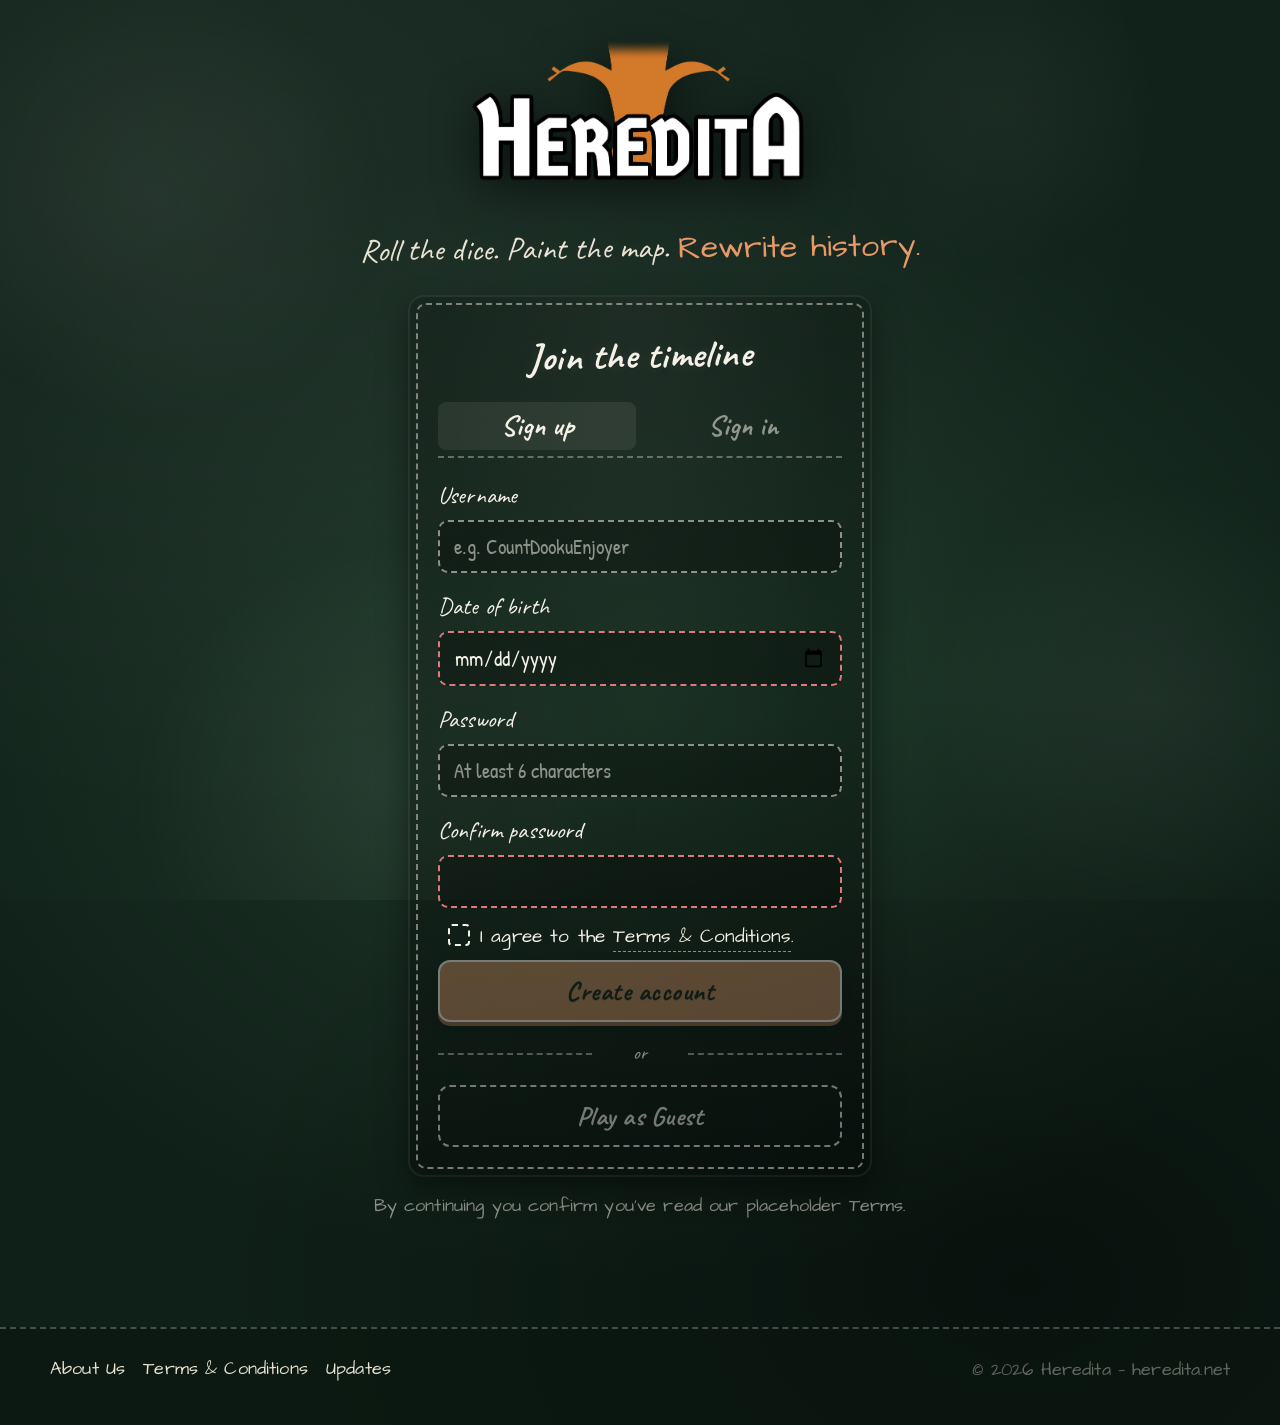
<file: site/index.html>
<!doctype html>
<html lang="en">
<head>
  <meta charset="utf-8" />
  <meta name="viewport" content="width=device-width, initial-scale=1" />
  <title>Heredita — Roleplay the World</title>
  <meta name="description" content="Heredita is a roleplay geopolitical simulator. Paint the map, roll the dice, rewrite history." />
  <link rel="icon" href="assets/heredita-icon.webp" type="image/webp" />
  <link rel="stylesheet" href="css/chalkboard.css?v=20260526-3" />
</head>
<body class="with-dust">

  <main class="auth-wrap container">
    <img class="auth-logo" src="assets/heredita-logo-full.webp" alt="Heredita" />
    <p class="auth-tagline">Roll the dice. Paint the map. <span class="accent">Rewrite history.</span></p>

    <section class="chalk-card auth-card" aria-labelledby="authTitle">
      <h2 id="authTitle" class="text-center tilt-l" style="margin-top:0">Join the timeline</h2>

      <div class="auth-tabs" role="tablist" aria-label="Authentication">
        <button class="active" data-tab="signup" role="tab" aria-selected="true">Sign up</button>
        <button data-tab="signin" role="tab" aria-selected="false">Sign in</button>
      </div>

      <!-- SIGN UP -->
      <form id="signupForm" class="auth-panel" data-panel="signup" novalidate>
        <div class="field">
          <label for="su-username">Username</label>
          <input id="su-username" name="username" type="text" autocomplete="username"
                 placeholder="e.g. CountDookuEnjoyer" minlength="3" maxlength="20"
                 pattern="[A-Za-z0-9_.\-]+" required />
        </div>

        <div class="field">
          <label for="su-dob">Date of birth</label>
          <input id="su-dob" name="dob" type="date" required />
        </div>

        <div class="field">
          <label for="su-pw">Password</label>
          <input id="su-pw" name="password" type="password" autocomplete="new-password"
                 placeholder="At least 6 characters" minlength="6" required />
        </div>

        <div class="field">
          <label for="su-pw2">Confirm password</label>
          <input id="su-pw2" name="confirm" type="password" autocomplete="new-password" required />
        </div>

        <label class="checkbox" style="margin: 8px 0 4px;">
          <input id="tosCheck" type="checkbox" />
          <span class="box" aria-hidden="true"></span>
          <span>I agree to the <a href="terms.html">Terms &amp; Conditions</a>.</span>
        </label>

        <div class="form-actions">
          <button class="btn btn-primary" type="submit" data-requires-tos disabled>Create account</button>
          <div class="row-or">or</div>
          <button id="guestBtn" class="btn" type="button" data-requires-tos disabled>Play as Guest</button>
        </div>
      </form>

      <!-- SIGN IN — existing accounts only, no T&C gate -->
      <form id="signinForm" class="auth-panel" data-panel="signin" hidden novalidate>
        <div class="field">
          <label for="si-username">Username</label>
          <input id="si-username" name="username" type="text" autocomplete="username" required />
        </div>
        <div class="field">
          <label for="si-pw">Password</label>
          <input id="si-pw" name="password" type="password" autocomplete="current-password" required />
        </div>

        <div class="form-actions">
          <button class="btn btn-primary" type="submit">Sign in</button>
          <div class="row-or">or</div>
          <button class="btn" type="button"
                  onclick="document.querySelector('[data-tab=signup]').click()">Create a new account</button>
        </div>
      </form>
    </section>

    <p class="muted text-center" style="margin-top:18px; font-size:.95rem;">
      By continuing you confirm you've read our placeholder Terms.
    </p>
  </main>

  <footer class="site-footer">
    <div class="footer-inner">
      <div class="footer-links">
        <a href="about.html">About Us</a>
        <a href="terms.html">Terms &amp; Conditions</a>
        <a href="updates.html">Updates</a>
      </div>
      <div class="footer-meta">© 2026 Heredita — <span class="muted">heredita.net</span></div>
    </div>
  </footer>

  <!-- Netlify Identity (invite-only admin login flow) -->
  <script src="https://identity.netlify.com/v1/netlify-identity-widget.js"></script>
  <script>
    if (window.netlifyIdentity) {
      window.netlifyIdentity.on('init', user => {
        if (!user) {
          window.netlifyIdentity.on('login', () => {
            document.location.href = '/admin/';
          });
        }
      });
      const s = document.createElement('style');
      s.textContent = `
        #netlify-identity-widget button[data-cy="signup"],
        #netlify-identity-widget .btnSignup,
        #netlify-identity-widget a[data-cy="signup-link"],
        #netlify-identity-widget [class*="signupLink"] {
          display: none !important;
        }
      `;
      document.head.appendChild(s);
    }
  </script>

  <!-- Firebase Auth (chat-config holds the Firebase project credentials) -->
  <script src="js/chat-config.js?v=20260526-3"></script>

  <script src="js/api.js?v=20260526-3"></script>
  <script src="js/app.js?v=20260526-3"></script>
</body>
</html>
</file>
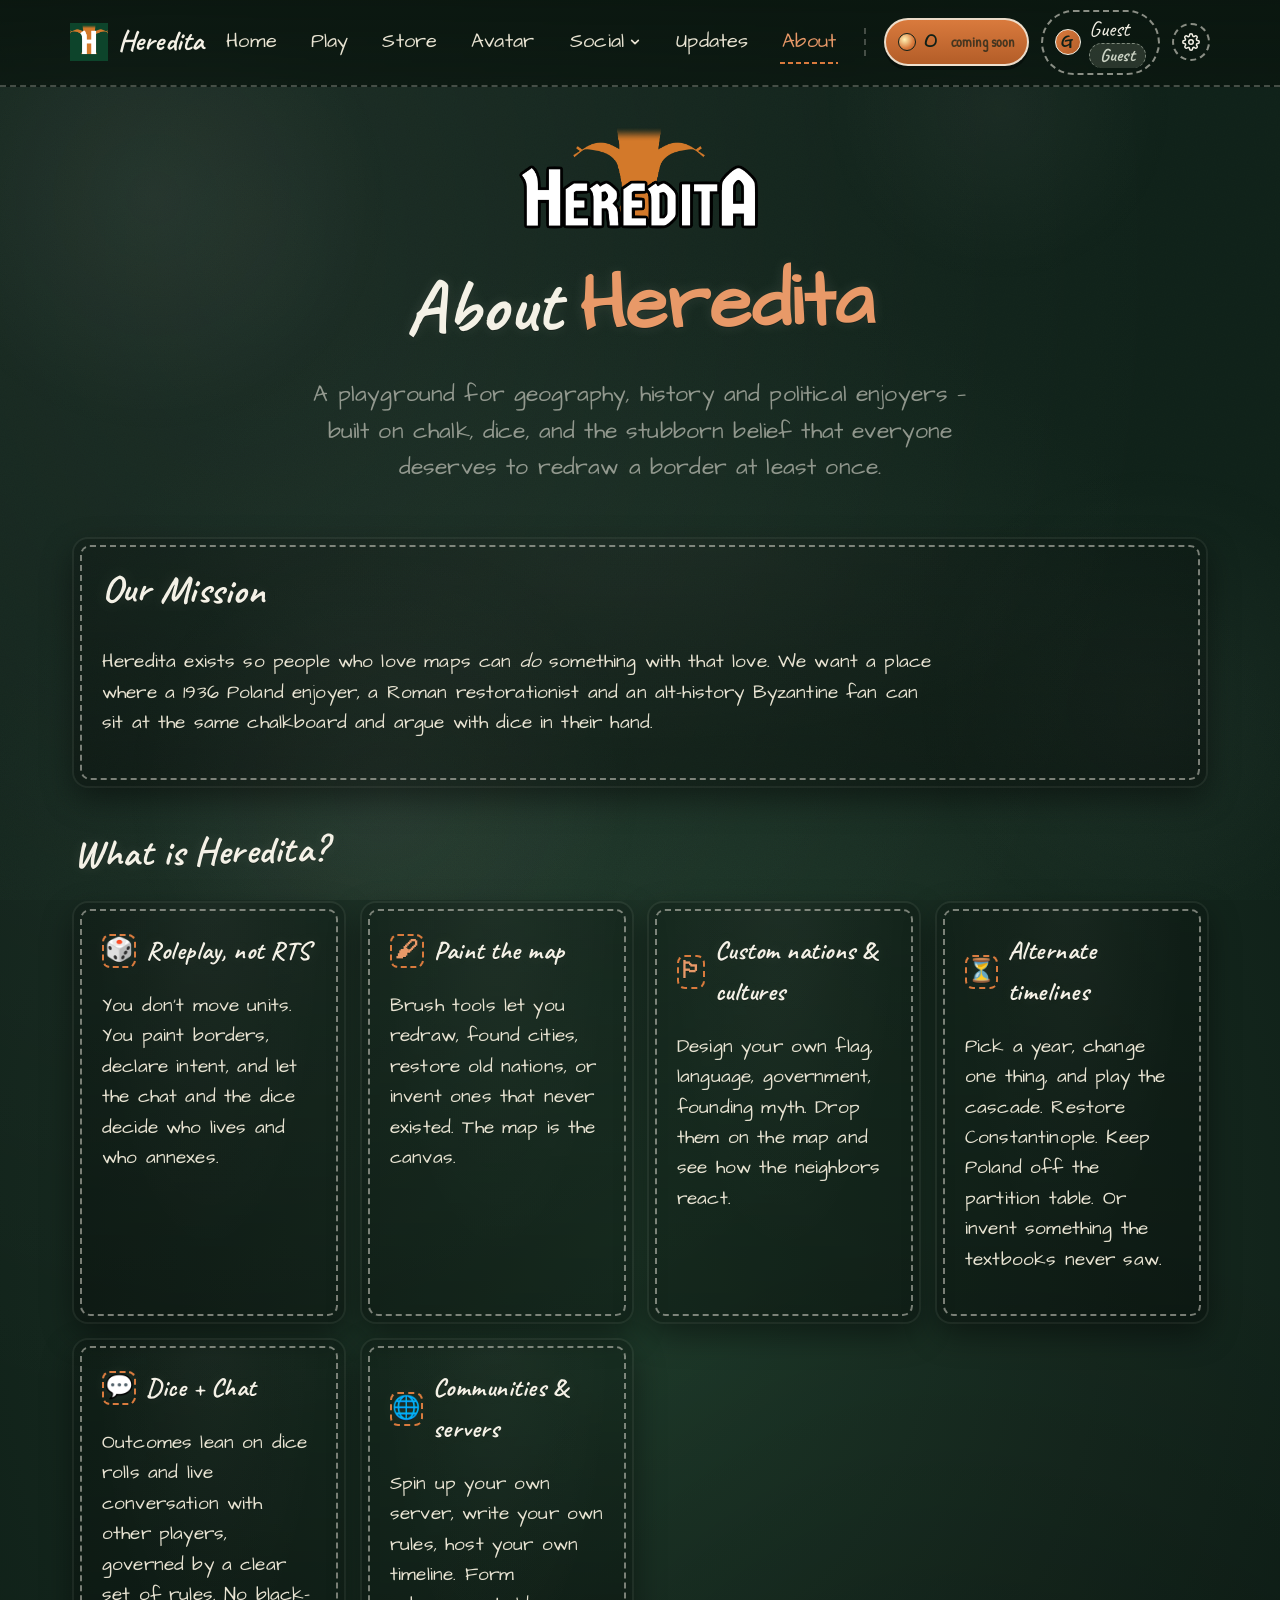
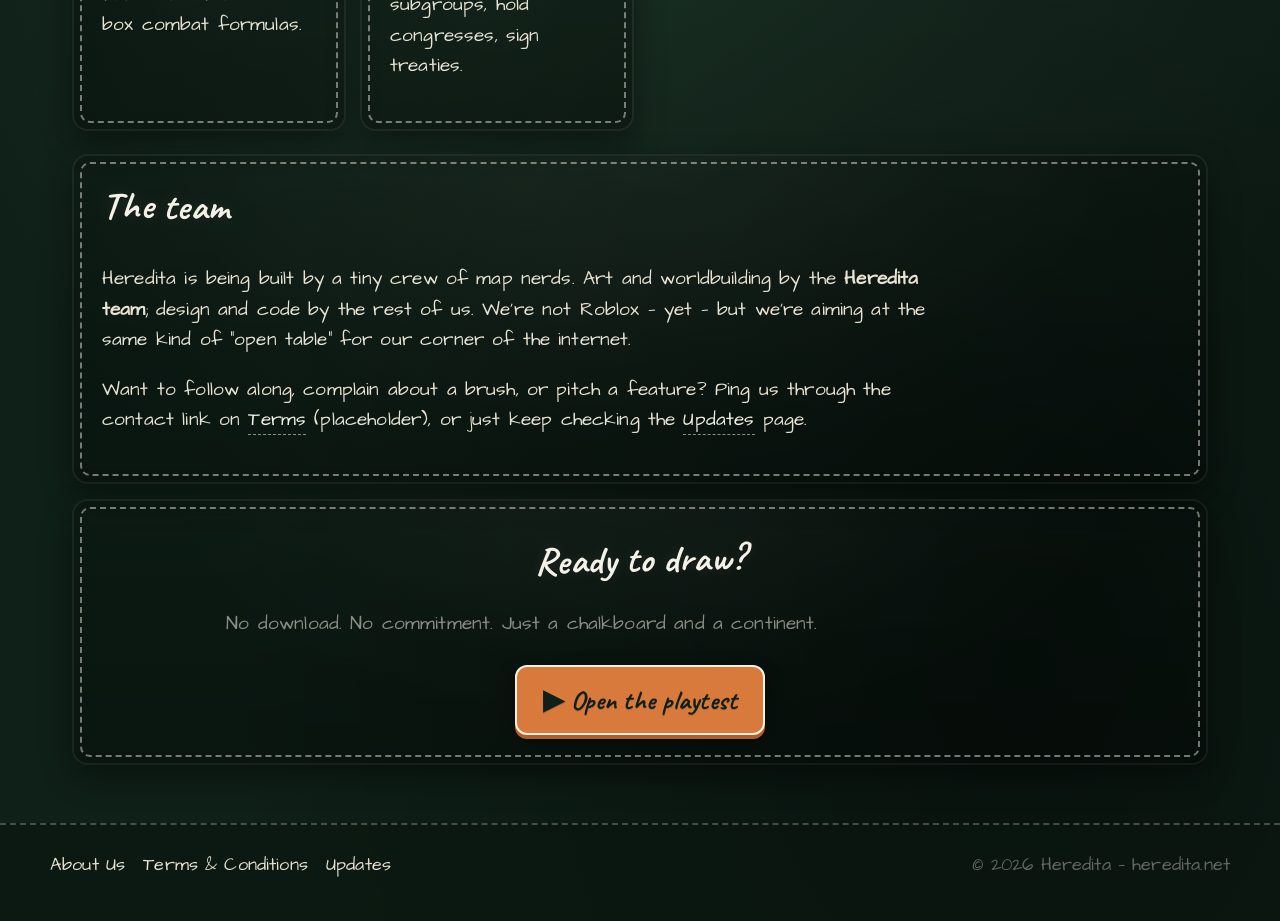
<file: site/about.html>
<!doctype html>
<html lang="en">
<head>
  <meta charset="utf-8" />
  <meta name="viewport" content="width=device-width, initial-scale=1" />
  <title>Heredita — About Us</title>
  <link rel="icon" href="assets/heredita-icon.webp" type="image/webp" />
  <link rel="stylesheet" href="css/chalkboard.css?v=20260526-3" />
</head>
<body>

  <header class="topbar">
    <div class="inner">
      <div class="topbar-left">
        <a class="brand" href="home.html" aria-label="Heredita — Home">
          <img src="assets/heredita-icon.webp" alt="" />
          <span class="brand-name">Heredita</span>
        </a>
        <button class="nav-toggle" aria-label="Toggle navigation">Menu</button>
        <nav aria-label="Primary" data-social-host>
          <a href="home.html">Home</a>
          <a href="play.html">Play</a>
          <a href="store.html">Store</a>
          <a href="avatar.html">Avatar</a>
          <a href="updates.html">Updates</a>
          <a href="about.html" class="active">About</a>
        </nav>
      </div>
      <div class="topbar-right">
        <div class="coin-chip" title="In-game currency — coming soon">
          <span class="coin" aria-hidden="true"></span>
          <span>0</span>
          <span class="soon">coming soon</span>
        </div>
        <div class="user-chip">
          <span class="avatar">G</span>
          <div class="user-block">
            <span class="name">Guest</span>
            <a href="membership.html" class="tier-badge" data-tier="guest">Guest</a>
          </div>
        </div>
        <a class="btn-icon" href="settings.html" aria-label="Settings">
          <svg viewBox="0 0 24 24" fill="none" stroke="currentColor" stroke-width="2" stroke-linecap="round" stroke-linejoin="round">
            <circle cx="12" cy="12" r="3"/>
            <path d="M19.4 15a1.65 1.65 0 0 0 .33 1.82l.06.06a2 2 0 1 1-2.83 2.83l-.06-.06a1.65 1.65 0 0 0-1.82-.33 1.65 1.65 0 0 0-1 1.51V21a2 2 0 1 1-4 0v-.09a1.65 1.65 0 0 0-1-1.51 1.65 1.65 0 0 0-1.82.33l-.06.06a2 2 0 1 1-2.83-2.83l.06-.06a1.65 1.65 0 0 0 .33-1.82 1.65 1.65 0 0 0-1.51-1H3a2 2 0 1 1 0-4h.09a1.65 1.65 0 0 0 1.51-1 1.65 1.65 0 0 0-.33-1.82l-.06-.06a2 2 0 1 1 2.83-2.83l.06.06a1.65 1.65 0 0 0 1.82.33H9a1.65 1.65 0 0 0 1-1.51V3a2 2 0 1 1 4 0v.09a1.65 1.65 0 0 0 1 1.51 1.65 1.65 0 0 0 1.82-.33l.06-.06a2 2 0 1 1 2.83 2.83l-.06.06a1.65 1.65 0 0 0-.33 1.82V9a1.65 1.65 0 0 0 1.51 1H21a2 2 0 1 1 0 4h-.09a1.65 1.65 0 0 0-1.51 1z"/>
          </svg>
        </a>
      </div>
    </div>
  </header>

  <main class="container">

    <section class="about-hero reveal">
      <img src="assets/heredita-logo-full.webp" alt="Heredita" style="width:clamp(180px,22vw,260px); margin-bottom:8px;" />
      <h1 class="tilt-l">About <span class="accent">Heredita</span></h1>
      <p class="muted" style="font-size:1.2rem; max-width:680px; margin:0 auto;">
        A playground for geography, history and political enjoyers — built on chalk, dice, and the
        stubborn belief that everyone deserves to redraw a border at least once.
      </p>
    </section>

    <section class="chalk-card reveal" style="margin-top:24px;">
      <h2 class="tilt-r" style="margin-top:0">Our Mission</h2>
      <p>
        Heredita exists so people who love maps can <em>do</em> something with that love.
        We want a place where a 1936 Poland enjoyer, a Roman restorationist and an
        alt-history Byzantine fan can sit at the same chalkboard and argue with dice in their hand.
      </p>
    </section>

    <div class="section-title reveal"><h2 class="tilt-l">What is Heredita?</h2></div>
    <div class="about-grid">
      <div class="chalk-card reveal delay-1">
        <h3><span class="ico" aria-hidden="true">🎲</span> Roleplay, not RTS</h3>
        <p>You don't move units. You paint borders, declare intent, and let the chat and the dice decide who lives and who annexes.</p>
      </div>
      <div class="chalk-card reveal delay-2">
        <h3><span class="ico" aria-hidden="true">🖌</span> Paint the map</h3>
        <p>Brush tools let you redraw, found cities, restore old nations, or invent ones that never existed. The map is the canvas.</p>
      </div>
      <div class="chalk-card reveal delay-3">
        <h3><span class="ico" aria-hidden="true">🏳</span> Custom nations &amp; cultures</h3>
        <p>Design your own flag, language, government, founding myth. Drop them on the map and see how the neighbors react.</p>
      </div>
      <div class="chalk-card reveal delay-1">
        <h3><span class="ico" aria-hidden="true">⏳</span> Alternate timelines</h3>
        <p>Pick a year, change one thing, and play the cascade. Restore Constantinople. Keep Poland off the partition table. Or invent something the textbooks never saw.</p>
      </div>
      <div class="chalk-card reveal delay-2">
        <h3><span class="ico" aria-hidden="true">💬</span> Dice + Chat</h3>
        <p>Outcomes lean on dice rolls and live conversation with other players, governed by a clear set of rules. No black-box combat formulas.</p>
      </div>
      <div class="chalk-card reveal delay-3">
        <h3><span class="ico" aria-hidden="true">🌐</span> Communities &amp; servers</h3>
        <p>Spin up your own server, write your own rules, host your own timeline. Form subgroups, hold congresses, sign treaties.</p>
      </div>
    </div>

    <section class="chalk-card reveal" style="margin-top:28px;">
      <h2 class="tilt-r" style="margin-top:0">The team</h2>
      <p>
        Heredita is being built by a tiny crew of map nerds. Art and worldbuilding by
        the <strong>Heredita team</strong>; design and code by the rest of us. We're not Roblox — yet — but
        we're aiming at the same kind of "open table" for our corner of the internet.
      </p>
      <p>
        Want to follow along, complain about a brush, or pitch a feature?
        Ping us through the contact link on <a href="terms.html">Terms</a> (placeholder),
        or just keep checking the <a href="updates.html">Updates</a> page.
      </p>
    </section>

    <section class="chalk-card reveal" style="margin-top:18px; text-align:center;">
      <h2 class="tilt-l" style="margin-top:0">Ready to draw?</h2>
      <p class="muted">No download. No commitment. Just a chalkboard and a continent.</p>
      <a href="https://app.heredita.net/app/" data-play class="btn btn-primary" style="margin-top:6px;">▶ Open the playtest</a>
    </section>

  </main>

  <footer class="site-footer">
    <div class="footer-inner">
      <div class="footer-links">
        <a href="about.html">About Us</a>
        <a href="terms.html">Terms &amp; Conditions</a>
        <a href="updates.html">Updates</a>
      </div>
      <div class="footer-meta">© 2026 Heredita — <span class="muted">heredita.net</span></div>
    </div>
  </footer>

  <script src="js/api.js?v=20260526-3"></script>
  <script src="js/app.js?v=20260526-3"></script>
  <script src="js/chat-config.js?v=20260526-3"></script>
  <script src="js/avatar.js?v=20260526-3"></script>
  <script src="js/social-nav.js?v=20260526-3"></script>
</body>
</html>
</file>
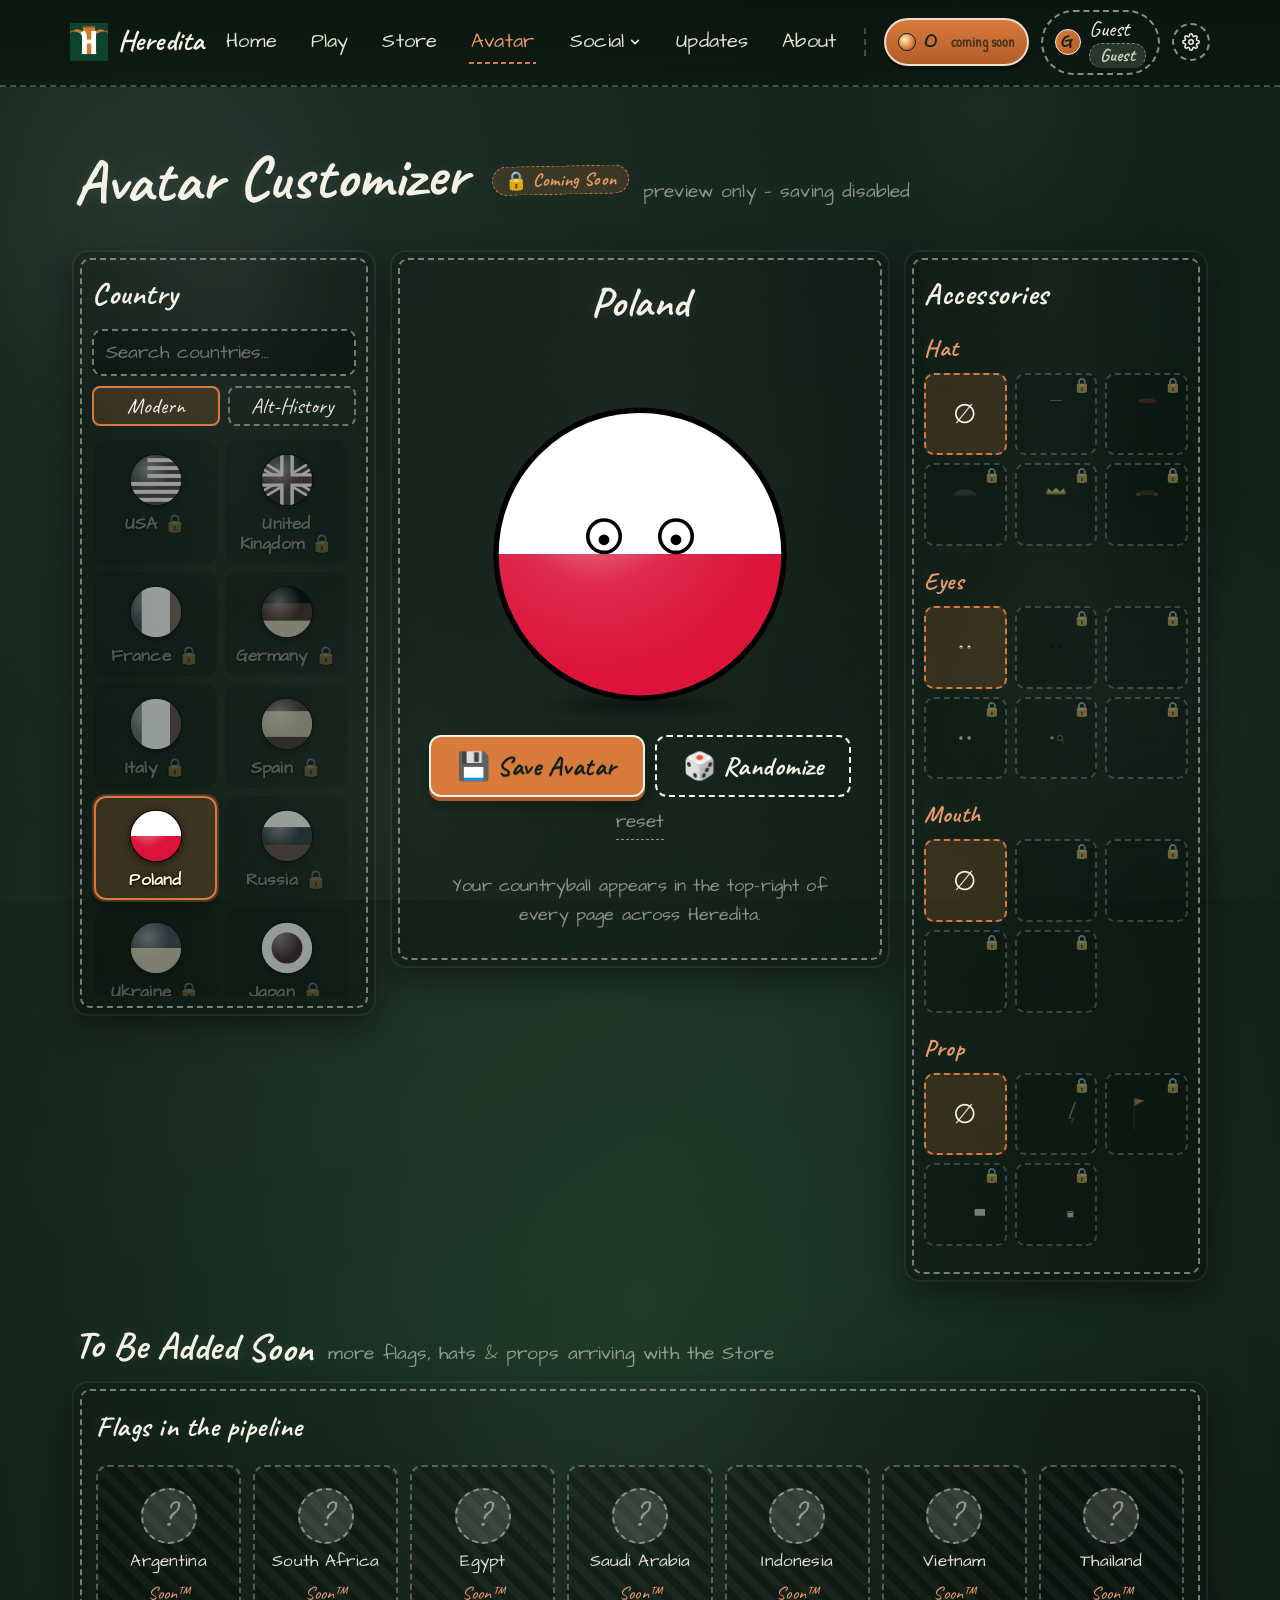
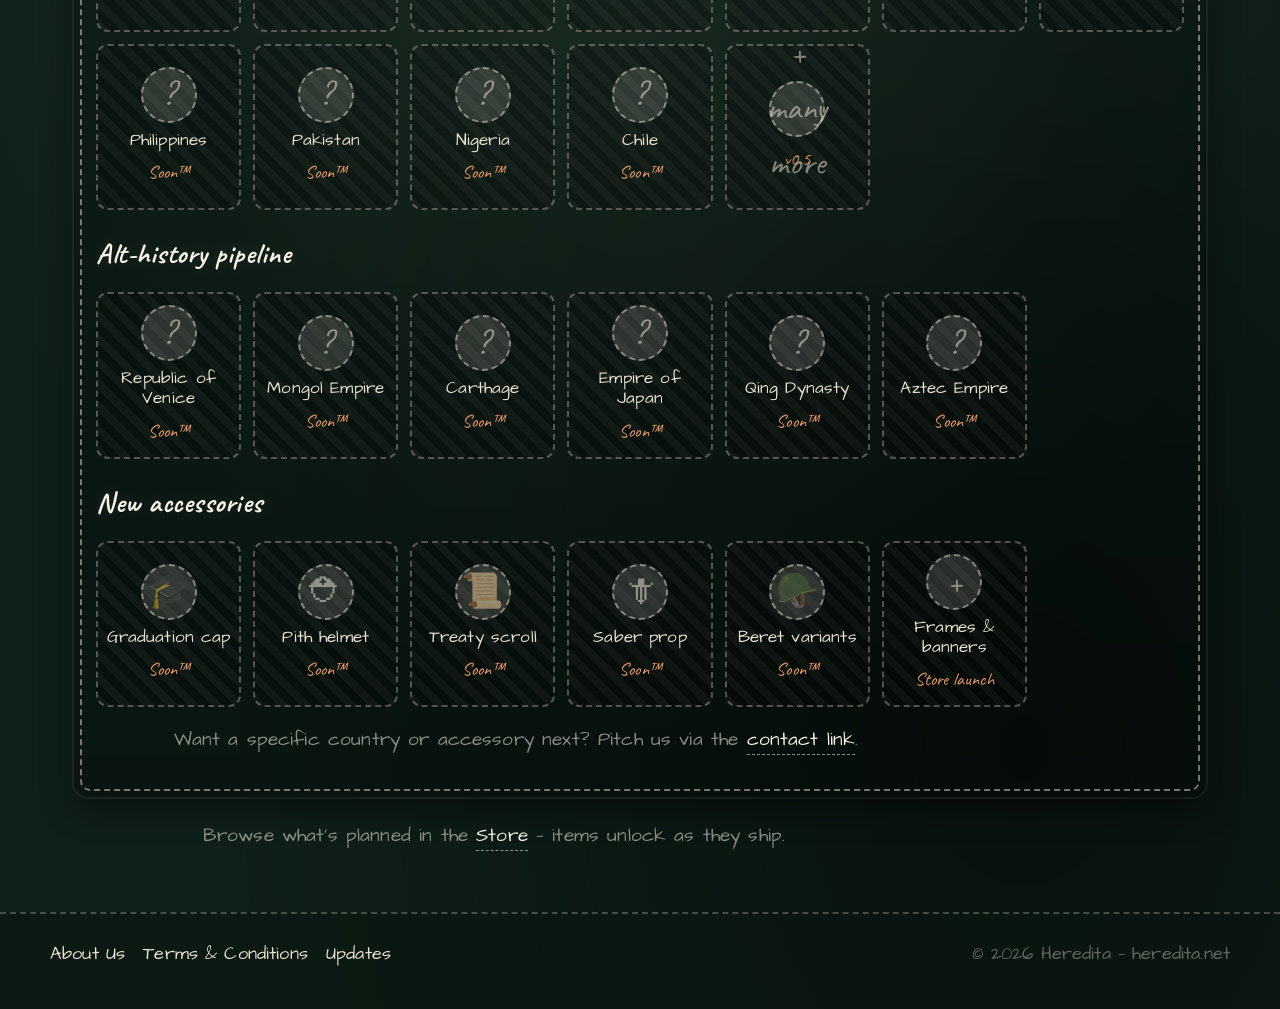
<file: site/avatar.html>
<!doctype html>
<html lang="en">
<head>
  <meta charset="utf-8" />
  <meta name="viewport" content="width=device-width, initial-scale=1" />
  <title>Heredita — Avatar</title>
  <link rel="icon" href="assets/heredita-icon.webp" type="image/webp" />
  <link rel="stylesheet" href="css/chalkboard.css?v=20260526-3" />
</head>
<body>

  <header class="topbar">
    <div class="inner">
      <div class="topbar-left">
        <a class="brand" href="play.html" aria-label="Heredita — Play">
          <img src="assets/heredita-icon.webp" alt="" />
          <span class="brand-name">Heredita</span>
        </a>
        <button class="nav-toggle" aria-label="Toggle navigation">Menu</button>
        <nav aria-label="Primary" data-social-host>
          <a href="home.html">Home</a>
          <a href="play.html">Play</a>
          <a href="store.html">Store</a>
          <a href="avatar.html" class="active">Avatar</a>
          <a href="updates.html">Updates</a>
          <a href="about.html">About</a>
        </nav>
      </div>
      <div class="topbar-right">
        <div class="coin-chip" title="In-game currency — coming soon">
          <span class="coin" aria-hidden="true"></span>
          <span>0</span>
          <span class="soon">coming soon</span>
        </div>
        <div class="user-chip">
          <span class="avatar">G</span>
          <div class="user-block">
            <span class="name">Guest</span>
            <a href="membership.html" class="tier-badge" data-tier="guest">Guest</a>
          </div>
        </div>
        <a class="btn-icon" href="settings.html" aria-label="Settings">
          <svg viewBox="0 0 24 24" fill="none" stroke="currentColor" stroke-width="2" stroke-linecap="round" stroke-linejoin="round">
            <circle cx="12" cy="12" r="3"/>
            <path d="M19.4 15a1.65 1.65 0 0 0 .33 1.82l.06.06a2 2 0 1 1-2.83 2.83l-.06-.06a1.65 1.65 0 0 0-1.82-.33 1.65 1.65 0 0 0-1 1.51V21a2 2 0 1 1-4 0v-.09a1.65 1.65 0 0 0-1-1.51 1.65 1.65 0 0 0-1.82.33l-.06.06a2 2 0 1 1-2.83-2.83l.06-.06a1.65 1.65 0 0 0 .33-1.82 1.65 1.65 0 0 0-1.51-1H3a2 2 0 1 1 0-4h.09a1.65 1.65 0 0 0 1.51-1 1.65 1.65 0 0 0-.33-1.82l-.06-.06a2 2 0 1 1 2.83-2.83l.06.06a1.65 1.65 0 0 0 1.82.33H9a1.65 1.65 0 0 0 1-1.51V3a2 2 0 1 1 4 0v.09a1.65 1.65 0 0 0 1 1.51 1.65 1.65 0 0 0 1.82-.33l.06-.06a2 2 0 1 1 2.83 2.83l-.06.06a1.65 1.65 0 0 0-.33 1.82V9a1.65 1.65 0 0 0 1.51 1H21a2 2 0 1 1 0 4h-.09a1.65 1.65 0 0 0-1.51 1z"/>
          </svg>
        </a>
      </div>
    </div>
  </header>

  <main class="container" style="padding-top: 22px;">

    <div class="section-title reveal">
      <h1 class="tilt-l">Avatar Customizer <span class="lock-pill" title="Coming soon — preview only">🔒 Coming Soon</span></h1>
      <span class="muted">preview only — saving disabled</span>
    </div>

    <section id="avatarRoot" class="avatar-layout reveal">

      <!-- COLUMN A: country picker -->
      <aside class="chalk-card avatar-col reveal delay-1">
        <h3>Country</h3>
        <input id="countrySearch" type="search" class="country-search" placeholder="Search countries…" aria-label="Search countries" />
        <div class="country-tabs" role="tablist" aria-label="Country category">
          <button type="button" data-tab="modern" class="active">Modern</button>
          <button type="button" data-tab="alt">Alt-History</button>
        </div>
        <div id="countryGrid" class="country-grid" role="listbox" aria-label="Countries"></div>
      </aside>

      <!-- COLUMN B: live preview -->
      <section class="chalk-card avatar-col avatar-preview reveal delay-2">
        <h2 id="previewName" class="country-name">—</h2>
        <div id="previewStage" class="avatar-stage" aria-live="polite"></div>
        <div class="avatar-actions">
          <button id="saveAvatar" type="button" class="btn btn-primary">💾 Save Avatar</button>
          <button id="randomAvatar" type="button" class="btn">🎲 Randomize</button>
          <a id="resetAvatar" href="#" class="muted" style="align-self:center;">reset</a>
        </div>
        <p class="muted" style="font-size:.95rem; max-width: 36ch;">
          Your countryball appears in the top-right of every page across Heredita.
        </p>
      </section>

      <!-- COLUMN C: accessories -->
      <aside class="chalk-card avatar-col reveal delay-3">
        <h3>Accessories</h3>

        <div class="acc-section">
          <h4>Hat</h4>
          <div id="acc-hat" class="acc-grid"></div>
        </div>
        <div class="acc-section">
          <h4>Eyes</h4>
          <div id="acc-eyes" class="acc-grid"></div>
        </div>
        <div class="acc-section">
          <h4>Mouth</h4>
          <div id="acc-mouth" class="acc-grid"></div>
        </div>
        <div class="acc-section">
          <h4>Prop</h4>
          <div id="acc-prop" class="acc-grid"></div>
        </div>
      </aside>

    </section>

    <!-- COMING SOON -->
    <div class="section-title reveal" style="margin-top: 36px;">
      <h2 class="tilt-r">To Be Added Soon</h2>
      <span class="muted">more flags, hats &amp; props arriving with the Store</span>
    </div>

    <section class="chalk-card reveal" style="padding: 22px;">
      <h3 style="font-family:'Caveat',cursive; font-size:1.5rem; margin: 0 0 6px;">Flags in the pipeline</h3>
      <div class="coming-soon-grid">
        <div class="coming-soon-tile"><div class="silhouette">?</div><span class="cs-label">Argentina</span><span class="cs-eta">Soon™</span></div>
        <div class="coming-soon-tile"><div class="silhouette">?</div><span class="cs-label">South Africa</span><span class="cs-eta">Soon™</span></div>
        <div class="coming-soon-tile"><div class="silhouette">?</div><span class="cs-label">Egypt</span><span class="cs-eta">Soon™</span></div>
        <div class="coming-soon-tile"><div class="silhouette">?</div><span class="cs-label">Saudi Arabia</span><span class="cs-eta">Soon™</span></div>
        <div class="coming-soon-tile"><div class="silhouette">?</div><span class="cs-label">Indonesia</span><span class="cs-eta">Soon™</span></div>
        <div class="coming-soon-tile"><div class="silhouette">?</div><span class="cs-label">Vietnam</span><span class="cs-eta">Soon™</span></div>
        <div class="coming-soon-tile"><div class="silhouette">?</div><span class="cs-label">Thailand</span><span class="cs-eta">Soon™</span></div>
        <div class="coming-soon-tile"><div class="silhouette">?</div><span class="cs-label">Philippines</span><span class="cs-eta">Soon™</span></div>
        <div class="coming-soon-tile"><div class="silhouette">?</div><span class="cs-label">Pakistan</span><span class="cs-eta">Soon™</span></div>
        <div class="coming-soon-tile"><div class="silhouette">?</div><span class="cs-label">Nigeria</span><span class="cs-eta">Soon™</span></div>
        <div class="coming-soon-tile"><div class="silhouette">?</div><span class="cs-label">Chile</span><span class="cs-eta">Soon™</span></div>
        <div class="coming-soon-tile"><div class="silhouette">+ many more</div><span class="cs-eta">v0.5</span></div>
      </div>

      <h3 style="font-family:'Caveat',cursive; font-size:1.5rem; margin: 22px 0 6px;">Alt-history pipeline</h3>
      <div class="coming-soon-grid">
        <div class="coming-soon-tile"><div class="silhouette">?</div><span class="cs-label">Republic of Venice</span><span class="cs-eta">Soon™</span></div>
        <div class="coming-soon-tile"><div class="silhouette">?</div><span class="cs-label">Mongol Empire</span><span class="cs-eta">Soon™</span></div>
        <div class="coming-soon-tile"><div class="silhouette">?</div><span class="cs-label">Carthage</span><span class="cs-eta">Soon™</span></div>
        <div class="coming-soon-tile"><div class="silhouette">?</div><span class="cs-label">Empire of Japan</span><span class="cs-eta">Soon™</span></div>
        <div class="coming-soon-tile"><div class="silhouette">?</div><span class="cs-label">Qing Dynasty</span><span class="cs-eta">Soon™</span></div>
        <div class="coming-soon-tile"><div class="silhouette">?</div><span class="cs-label">Aztec Empire</span><span class="cs-eta">Soon™</span></div>
      </div>

      <h3 style="font-family:'Caveat',cursive; font-size:1.5rem; margin: 22px 0 6px;">New accessories</h3>
      <div class="coming-soon-grid">
        <div class="coming-soon-tile"><div class="silhouette">🎓</div><span class="cs-label">Graduation cap</span><span class="cs-eta">Soon™</span></div>
        <div class="coming-soon-tile"><div class="silhouette">⛑</div><span class="cs-label">Pith helmet</span><span class="cs-eta">Soon™</span></div>
        <div class="coming-soon-tile"><div class="silhouette">📜</div><span class="cs-label">Treaty scroll</span><span class="cs-eta">Soon™</span></div>
        <div class="coming-soon-tile"><div class="silhouette">🗡</div><span class="cs-label">Saber prop</span><span class="cs-eta">Soon™</span></div>
        <div class="coming-soon-tile"><div class="silhouette">🪖</div><span class="cs-label">Beret variants</span><span class="cs-eta">Soon™</span></div>
        <div class="coming-soon-tile"><div class="silhouette">+</div><span class="cs-label">Frames &amp; banners</span><span class="cs-eta">Store launch</span></div>
      </div>

      <p class="muted" style="margin-top: 18px; text-align: center;">
        Want a specific country or accessory next? Pitch us via the <a href="terms.html">contact link</a>.
      </p>
    </section>

    <p class="muted text-center reveal" style="margin: 24px 0 6px;">
      Browse what's planned in the <a href="store.html">Store</a> — items unlock as they ship.
    </p>

  </main>

  <footer class="site-footer">
    <div class="footer-inner">
      <div class="footer-links">
        <a href="about.html">About Us</a>
        <a href="terms.html">Terms &amp; Conditions</a>
        <a href="updates.html">Updates</a>
      </div>
      <div class="footer-meta">© 2026 Heredita — <span class="muted">heredita.net</span></div>
    </div>
  </footer>

  <script src="js/api.js?v=20260526-3"></script>
  <script src="js/app.js?v=20260526-3"></script>
  <script src="js/chat-config.js?v=20260526-3"></script>
  <script src="js/avatar.js?v=20260526-3"></script>
  <script src="js/social-nav.js?v=20260526-3"></script>
</body>
</html>
</file>
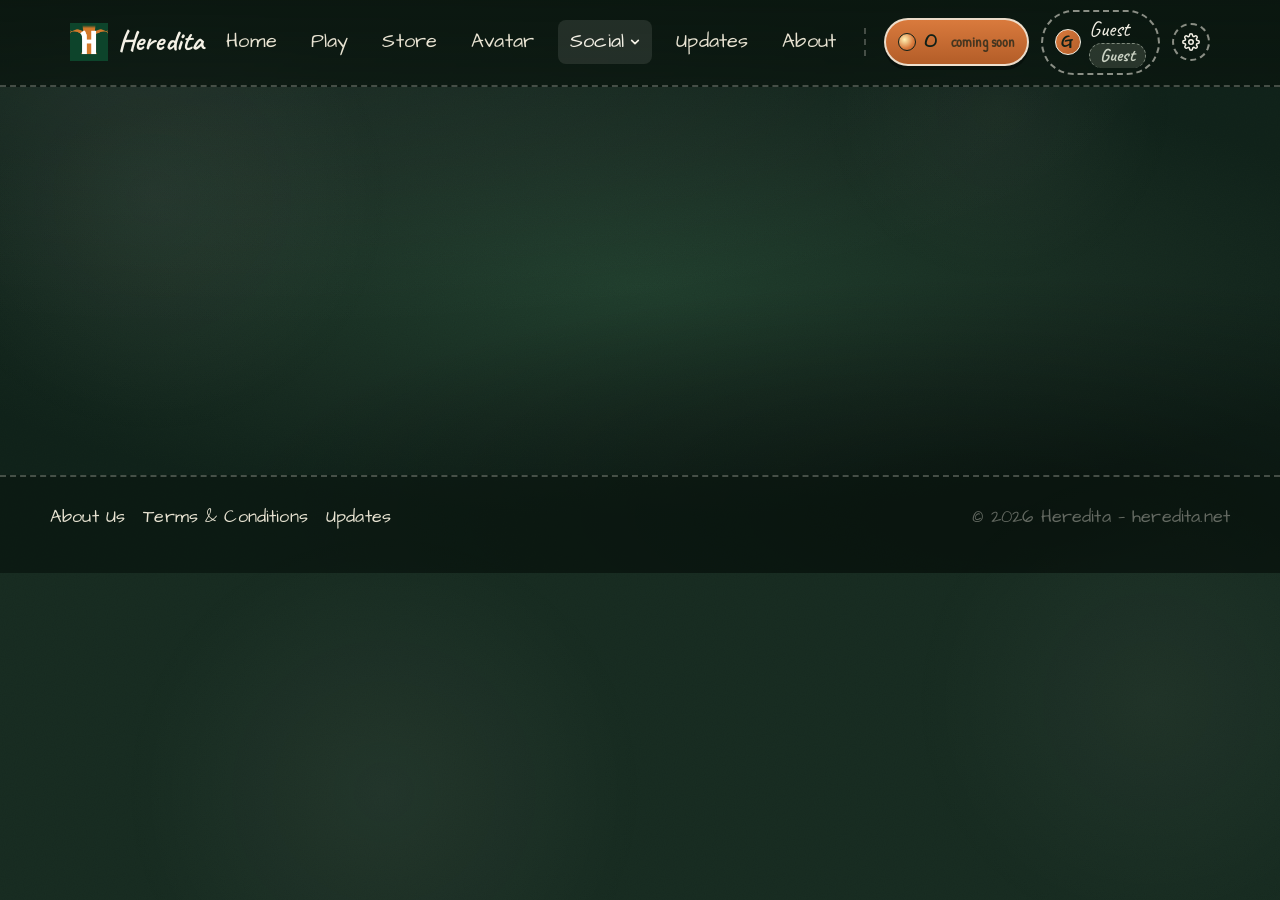
<file: site/chat.html>
<!doctype html>
<html lang="en">
<head>
  <meta charset="utf-8" />
  <meta name="viewport" content="width=device-width, initial-scale=1" />
  <title>Heredita — Chat</title>
  <link rel="icon" href="assets/heredita-icon.webp" type="image/webp" />
  <link rel="stylesheet" href="css/chalkboard.css?v=20260526-3" />
</head>
<body>

  <header class="topbar">
    <div class="inner">
      <div class="topbar-left">
        <a class="brand" href="play.html" aria-label="Heredita — Play">
          <img src="assets/heredita-icon.webp" alt="" />
          <span class="brand-name">Heredita</span>
        </a>
        <button class="nav-toggle" aria-label="Toggle navigation">Menu</button>
        <nav aria-label="Primary" data-social-host>
          <a href="home.html">Home</a>
          <a href="play.html">Play</a>
          <a href="store.html">Store</a>
          <a href="avatar.html">Avatar</a>
          <a href="updates.html">Updates</a>
          <a href="about.html">About</a>
        </nav>
      </div>
      <div class="topbar-right">
        <div class="coin-chip" title="In-game currency — coming soon">
          <span class="coin" aria-hidden="true"></span>
          <span>0</span>
          <span class="soon">coming soon</span>
        </div>
        <div class="user-chip">
          <span class="avatar">G</span>
          <div class="user-block">
            <span class="name">Guest</span>
            <a href="membership.html" class="tier-badge" data-tier="guest">Guest</a>
          </div>
        </div>
        <a class="btn-icon" href="settings.html" aria-label="Settings">
          <svg viewBox="0 0 24 24" fill="none" stroke="currentColor" stroke-width="2" stroke-linecap="round" stroke-linejoin="round">
            <circle cx="12" cy="12" r="3"/>
            <path d="M19.4 15a1.65 1.65 0 0 0 .33 1.82l.06.06a2 2 0 1 1-2.83 2.83l-.06-.06a1.65 1.65 0 0 0-1.82-.33 1.65 1.65 0 0 0-1 1.51V21a2 2 0 1 1-4 0v-.09a1.65 1.65 0 0 0-1-1.51 1.65 1.65 0 0 0-1.82.33l-.06.06a2 2 0 1 1-2.83-2.83l.06-.06a1.65 1.65 0 0 0 .33-1.82 1.65 1.65 0 0 0-1.51-1H3a2 2 0 1 1 0-4h.09a1.65 1.65 0 0 0 1.51-1 1.65 1.65 0 0 0-.33-1.82l-.06-.06a2 2 0 1 1 2.83-2.83l.06.06a1.65 1.65 0 0 0 1.82.33H9a1.65 1.65 0 0 0 1-1.51V3a2 2 0 1 1 4 0v.09a1.65 1.65 0 0 0 1 1.51 1.65 1.65 0 0 0 1.82-.33l.06-.06a2 2 0 1 1 2.83 2.83l-.06.06a1.65 1.65 0 0 0-.33 1.82V9a1.65 1.65 0 0 0 1.51 1H21a2 2 0 1 1 0 4h-.09a1.65 1.65 0 0 0-1.51 1z"/>
          </svg>
        </a>
      </div>
    </div>
  </header>

  <main class="container" style="padding-top: 22px;">
    <!-- Title rendered by chat.js so it can swap for the sign-in gate. -->
    <div id="chatRoot" aria-live="polite">
      <p class="muted text-center" style="padding: 30px 0;">Loading chat…</p>
    </div>
  </main>

  <footer class="site-footer">
    <div class="footer-inner">
      <div class="footer-links">
        <a href="about.html">About Us</a>
        <a href="terms.html">Terms &amp; Conditions</a>
        <a href="updates.html">Updates</a>
      </div>
      <div class="footer-meta">© 2026 Heredita — <span class="muted">heredita.net</span></div>
    </div>
  </footer>

  <script src="js/api.js?v=20260526-3"></script>
  <script src="js/app.js?v=20260526-3"></script>
  <script src="js/avatar.js?v=20260526-3"></script>
  <script src="js/social-nav.js?v=20260526-3"></script>
  <script src="js/chat-config.js?v=20260526-3"></script>
  <script type="module" src="js/chat.js?v=20260526-3"></script>
</body>
</html>
</file>
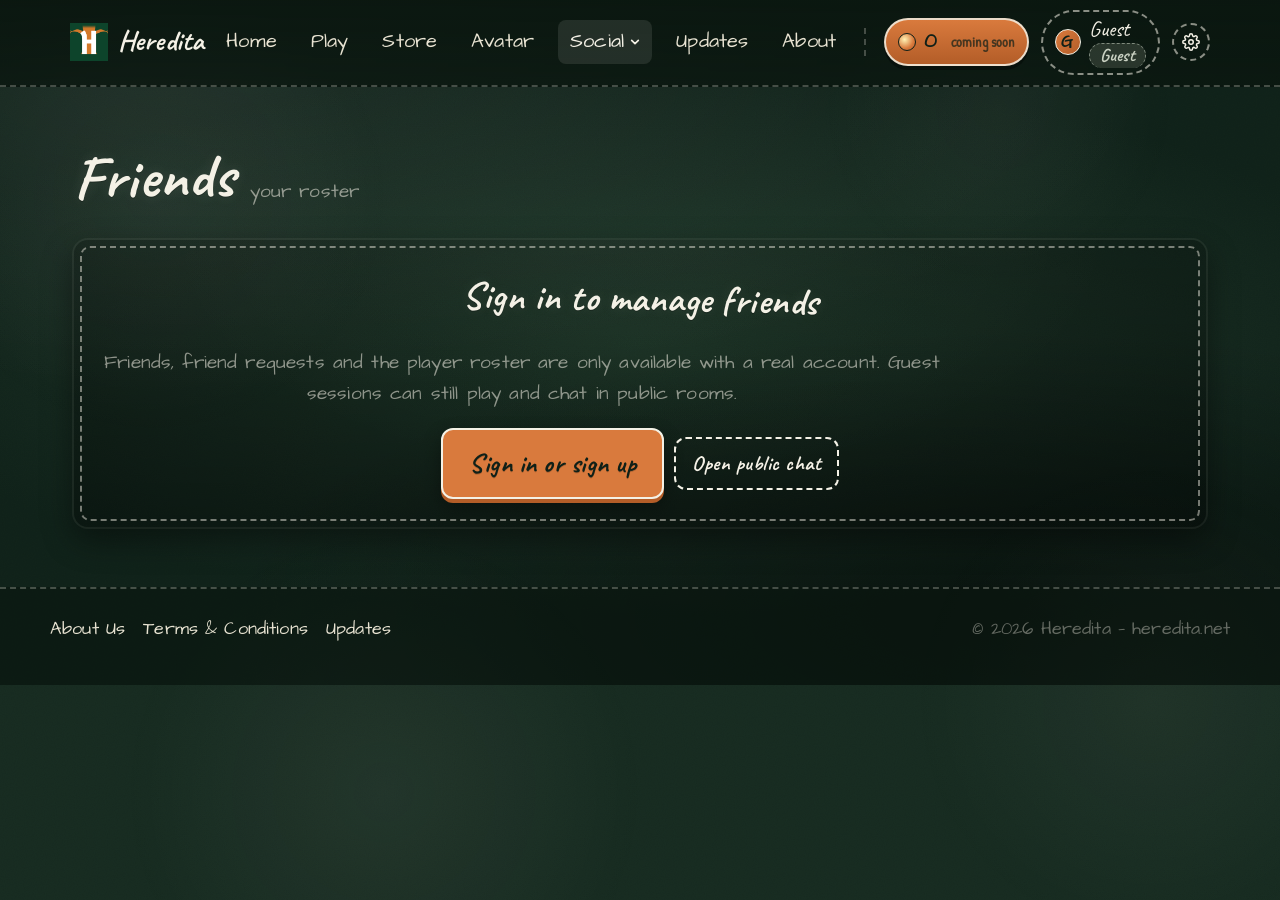
<file: site/friends.html>
<!doctype html>
<html lang="en">
<head>
  <meta charset="utf-8" />
  <meta name="viewport" content="width=device-width, initial-scale=1" />
  <title>Heredita — Friends</title>
  <link rel="icon" href="assets/heredita-icon.webp" type="image/webp" />
  <link rel="stylesheet" href="css/chalkboard.css?v=20260526-3" />
</head>
<body>

  <header class="topbar">
    <div class="inner">
      <div class="topbar-left">
        <a class="brand" href="play.html" aria-label="Heredita — Play">
          <img src="assets/heredita-icon.webp" alt="" />
          <span class="brand-name">Heredita</span>
        </a>
        <button class="nav-toggle" aria-label="Toggle navigation">Menu</button>
        <nav aria-label="Primary" data-social-host>
          <a href="home.html">Home</a>
          <a href="play.html">Play</a>
          <a href="store.html">Store</a>
          <a href="avatar.html">Avatar</a>
          <a href="updates.html">Updates</a>
          <a href="about.html">About</a>
        </nav>
      </div>
      <div class="topbar-right">
        <div class="coin-chip" title="In-game currency — coming soon">
          <span class="coin" aria-hidden="true"></span>
          <span>0</span>
          <span class="soon">coming soon</span>
        </div>
        <div class="user-chip">
          <span class="avatar">G</span>
          <div class="user-block">
            <span class="name">Guest</span>
            <a href="membership.html" class="tier-badge" data-tier="guest">Guest</a>
          </div>
        </div>
        <a class="btn-icon" href="settings.html" aria-label="Settings">
          <svg viewBox="0 0 24 24" fill="none" stroke="currentColor" stroke-width="2" stroke-linecap="round" stroke-linejoin="round">
            <circle cx="12" cy="12" r="3"/>
            <path d="M19.4 15a1.65 1.65 0 0 0 .33 1.82l.06.06a2 2 0 1 1-2.83 2.83l-.06-.06a1.65 1.65 0 0 0-1.82-.33 1.65 1.65 0 0 0-1 1.51V21a2 2 0 1 1-4 0v-.09a1.65 1.65 0 0 0-1-1.51 1.65 1.65 0 0 0-1.82.33l-.06.06a2 2 0 1 1-2.83-2.83l.06-.06a1.65 1.65 0 0 0 .33-1.82 1.65 1.65 0 0 0-1.51-1H3a2 2 0 1 1 0-4h.09a1.65 1.65 0 0 0 1.51-1 1.65 1.65 0 0 0-.33-1.82l-.06-.06a2 2 0 1 1 2.83-2.83l.06.06a1.65 1.65 0 0 0 1.82.33H9a1.65 1.65 0 0 0 1-1.51V3a2 2 0 1 1 4 0v.09a1.65 1.65 0 0 0 1 1.51 1.65 1.65 0 0 0 1.82-.33l.06-.06a2 2 0 1 1 2.83 2.83l-.06.06a1.65 1.65 0 0 0-.33 1.82V9a1.65 1.65 0 0 0 1.51 1H21a2 2 0 1 1 0 4h-.09a1.65 1.65 0 0 0-1.51 1z"/>
          </svg>
        </a>
      </div>
    </div>
  </header>

  <main class="container" style="padding-top: 22px;">

    <div class="section-title reveal">
      <h1 class="tilt-l">Friends</h1>
      <span class="muted">your roster</span>
    </div>

    <!-- Signed-out placeholder -->
    <section id="guestGate" class="chalk-card reveal" hidden style="padding: 28px; text-align: center;">
      <h2 class="tilt-r" style="margin-top: 0;">Sign in to manage friends</h2>
      <p class="muted">Friends, friend requests and the player roster are only available with a real account. Guest sessions can still play and chat in public rooms.</p>
      <div class="row" style="justify-content: center; gap: 10px;">
        <a class="btn btn-primary" href="index.html">Sign in or sign up</a>
        <a class="btn btn-ghost" href="chat.html">Open public chat</a>
      </div>
    </section>

    <!-- Real UI -->
    <section id="friendsApp" hidden>

      <!-- Add by username -->
      <div class="chalk-card reveal" style="padding: 18px;">
        <h3 style="font-family:'Caveat',cursive; margin: 0 0 10px;">Add a friend</h3>
        <form id="addForm" autocomplete="off" style="display: flex; gap: 10px; flex-wrap: wrap;">
          <input id="addUsername" type="text" required minlength="3" maxlength="32"
                 placeholder="Exact username…"
                 style="flex: 1; min-width: 220px; font-family:'Architects Daughter',cursive; font-size: 1rem; background: rgba(0,0,0,0.30); color: var(--chalk); border: 2px dashed rgba(244,241,230,0.45); border-radius: 10px; padding: 8px 12px;" />
          <button type="submit" class="btn btn-primary">Send request</button>
        </form>
        <p class="muted" style="font-size: .9rem; margin: 8px 0 0;">
          Type the player's <strong>exact</strong> username. If they exist, a friend request will be sent.
        </p>
      </div>

      <!-- Tabs -->
      <div class="auth-tabs reveal" role="tablist" aria-label="Friends sections" style="margin-top: 18px; max-width: 520px;">
        <button class="active" data-fr-tab="friends">Friends <span class="muted" id="cntFriends">(0)</span></button>
        <button data-fr-tab="incoming">Incoming <span class="muted" id="cntIncoming">(0)</span></button>
        <button data-fr-tab="outgoing">Outgoing <span class="muted" id="cntOutgoing">(0)</span></button>
      </div>

      <section class="fr-panel reveal" data-fr-panel="friends">
        <div id="friendsList" class="mode-grid" style="margin-top: 14px;"></div>
        <p id="friendsEmpty" class="muted text-center" style="padding: 20px 0;" hidden>
          No friends yet. Add someone above ↑
        </p>
      </section>

      <section class="fr-panel reveal" data-fr-panel="incoming" hidden>
        <div id="incomingList" class="mode-grid" style="margin-top: 14px;"></div>
        <p id="incomingEmpty" class="muted text-center" style="padding: 20px 0;" hidden>
          No incoming friend requests.
        </p>
      </section>

      <section class="fr-panel reveal" data-fr-panel="outgoing" hidden>
        <div id="outgoingList" class="mode-grid" style="margin-top: 14px;"></div>
        <p id="outgoingEmpty" class="muted text-center" style="padding: 20px 0;" hidden>
          No outgoing friend requests.
        </p>
      </section>

    </section>

    <!-- CORS / non-prod warning -->
    <section id="corsGate" class="chalk-card reveal" hidden style="padding: 28px; text-align: center; margin-top: 18px;">
      <h2 class="tilt-r" style="margin-top: 0;">Friends arrive with the real launch</h2>
      <p class="muted" style="max-width: 56ch; margin: 0 auto 12px;">
        The friends roster lives on the Heredita game backend at
        <code style="color: var(--accent-soft);">app.heredita.net</code>, which currently only accepts
        requests from <code style="color: var(--accent-soft);">heredita.net</code>.
        Once that DNS points at this site, friends will work automatically — no code change needed.
      </p>
      <p class="muted" style="font-size: .9rem;">Chat, avatar, store browsing and membership work fine today.</p>
      <div class="row" style="justify-content: center; gap: 10px; margin-top: 12px;">
        <a class="btn btn-primary" href="chat.html">Open chat instead</a>
        <a class="btn btn-ghost" href="home.html">Back to home</a>
      </div>
    </section>

  </main>

  <footer class="site-footer">
    <div class="footer-inner">
      <div class="footer-links">
        <a href="about.html">About Us</a>
        <a href="terms.html">Terms &amp; Conditions</a>
        <a href="updates.html">Updates</a>
      </div>
      <div class="footer-meta">© 2026 Heredita — <span class="muted">heredita.net</span></div>
    </div>
  </footer>

  <script src="js/api.js?v=20260526-3"></script>
  <script src="js/app.js?v=20260526-3"></script>
  <script src="js/chat-config.js?v=20260526-3"></script>
  <script src="js/avatar.js?v=20260526-3"></script>
  <script src="js/social-nav.js?v=20260526-3"></script>
  <script src="js/friends.js?v=20260526-3"></script>
</body>
</html>
</file>
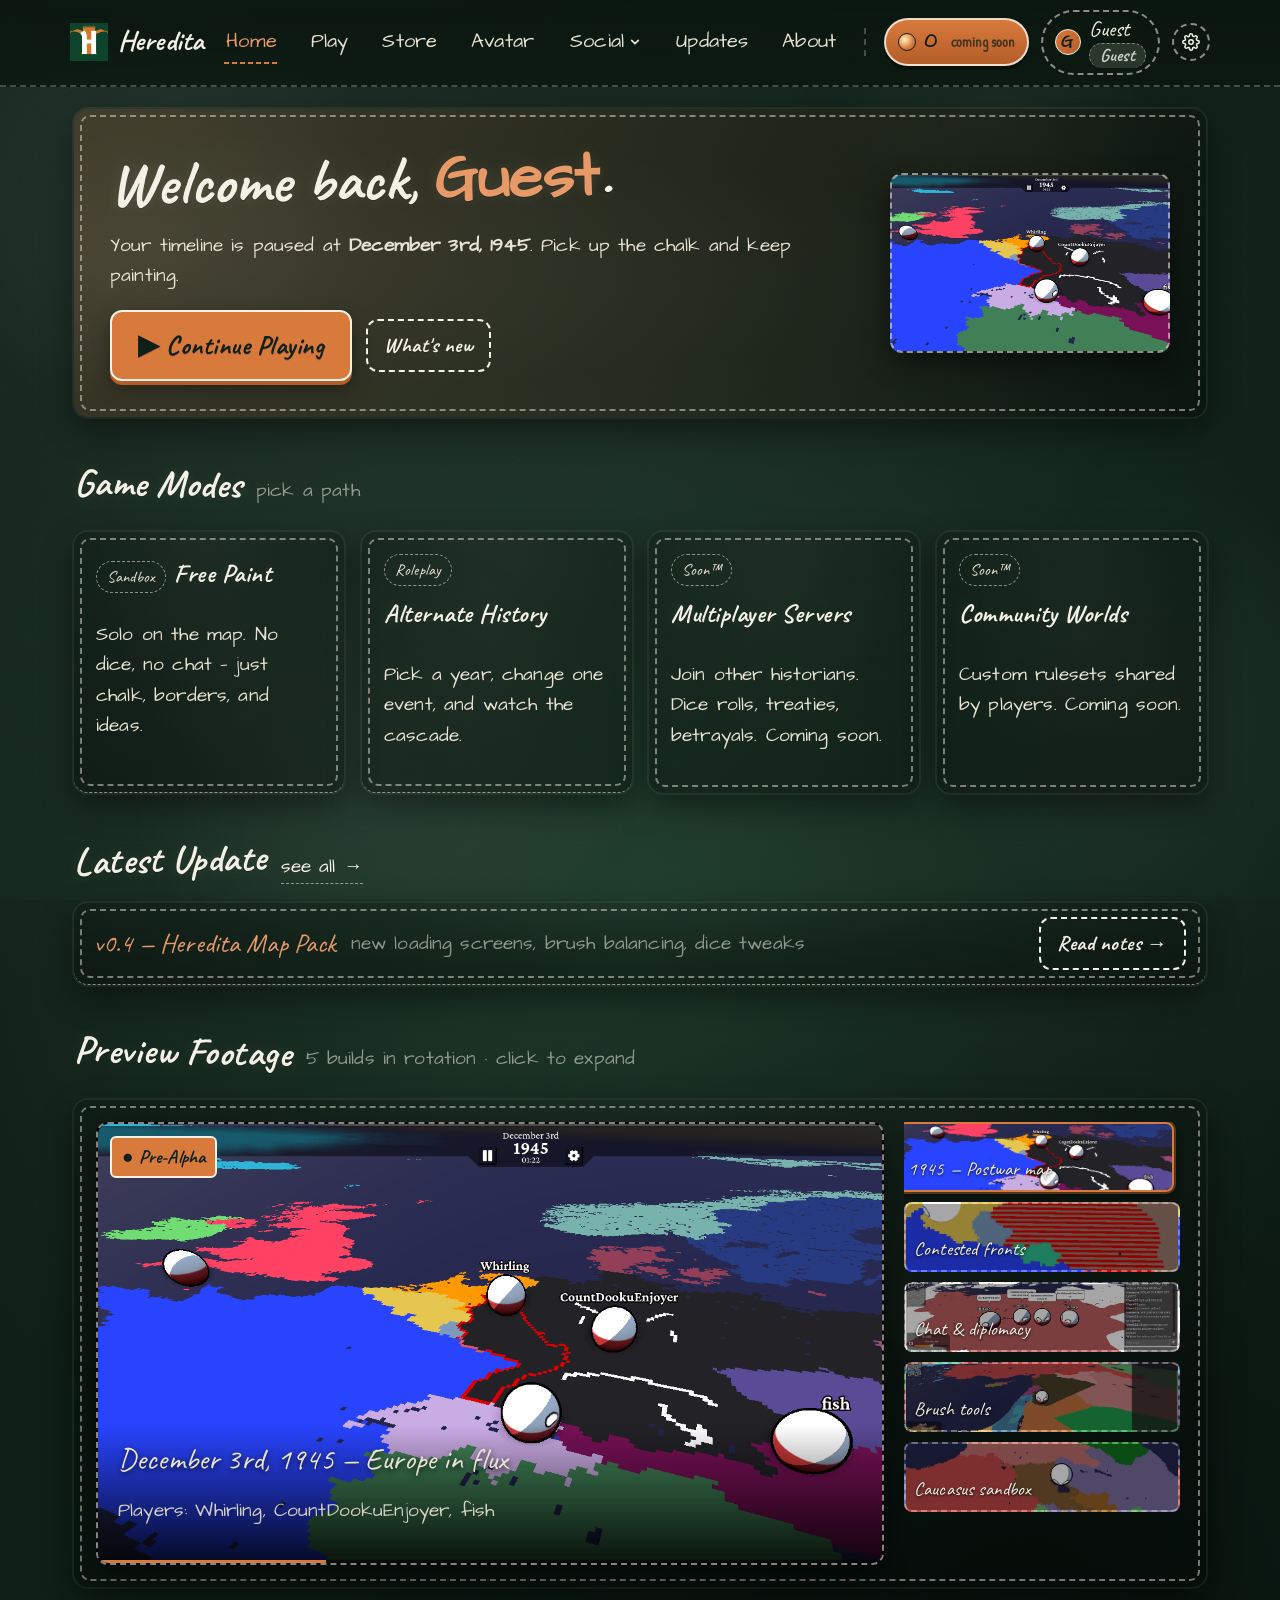
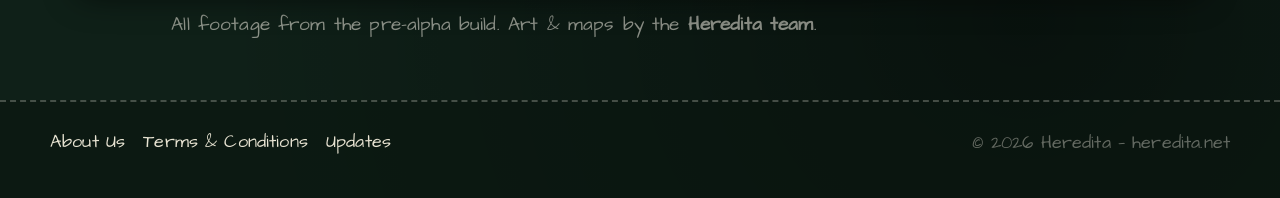
<file: site/home.html>
<!doctype html>
<html lang="en">
<head>
  <meta charset="utf-8" />
  <meta name="viewport" content="width=device-width, initial-scale=1" />
  <title>Heredita — Home</title>
  <link rel="icon" href="assets/heredita-icon.webp" type="image/webp" />
  <link rel="stylesheet" href="css/chalkboard.css?v=20260526-3" />
</head>
<body class="home-page">

  <header class="topbar">
    <div class="inner">
      <div class="topbar-left">
        <a class="brand" href="play.html" aria-label="Heredita — Play">
          <img src="assets/heredita-icon.webp" alt="" />
          <span class="brand-name">Heredita</span>
        </a>
        <button class="nav-toggle" aria-label="Toggle navigation">Menu</button>
        <nav aria-label="Primary" data-social-host>
          <a href="home.html" class="active">Home</a>
          <a href="play.html">Play</a>
          <a href="store.html">Store</a>
          <a href="avatar.html">Avatar</a>
          <a href="updates.html">Updates</a>
          <a href="about.html">About</a>
        </nav>
      </div>
      <div class="topbar-right">
        <div class="coin-chip" title="In-game currency — coming soon">
          <span class="coin" aria-hidden="true"></span>
          <span>0</span>
          <span class="soon">coming soon</span>
        </div>
        <div class="user-chip">
          <span class="avatar">G</span>
          <div class="user-block">
            <span class="name">Guest</span>
            <a href="membership.html" class="tier-badge" data-tier="guest">Guest</a>
          </div>
        </div>
        <a class="btn-icon" href="settings.html" aria-label="Settings">
          <svg viewBox="0 0 24 24" fill="none" stroke="currentColor" stroke-width="2" stroke-linecap="round" stroke-linejoin="round">
            <circle cx="12" cy="12" r="3"/>
            <path d="M19.4 15a1.65 1.65 0 0 0 .33 1.82l.06.06a2 2 0 1 1-2.83 2.83l-.06-.06a1.65 1.65 0 0 0-1.82-.33 1.65 1.65 0 0 0-1 1.51V21a2 2 0 1 1-4 0v-.09a1.65 1.65 0 0 0-1-1.51 1.65 1.65 0 0 0-1.82.33l-.06.06a2 2 0 1 1-2.83-2.83l.06-.06a1.65 1.65 0 0 0 .33-1.82 1.65 1.65 0 0 0-1.51-1H3a2 2 0 1 1 0-4h.09a1.65 1.65 0 0 0 1.51-1 1.65 1.65 0 0 0-.33-1.82l-.06-.06a2 2 0 1 1 2.83-2.83l.06.06a1.65 1.65 0 0 0 1.82.33H9a1.65 1.65 0 0 0 1-1.51V3a2 2 0 1 1 4 0v.09a1.65 1.65 0 0 0 1 1.51 1.65 1.65 0 0 0 1.82-.33l.06-.06a2 2 0 1 1 2.83 2.83l-.06.06a1.65 1.65 0 0 0-.33 1.82V9a1.65 1.65 0 0 0 1.51 1H21a2 2 0 1 1 0 4h-.09a1.65 1.65 0 0 0-1.51 1z"/>
          </svg>
        </a>
      </div>
    </div>
  </header>

  <main class="container" style="padding-top: 22px;">

    <!-- Hero -->
    <section class="chalk-card hero-card reveal" aria-labelledby="heroTitle">
      <div class="hero-text">
        <h1 id="heroTitle" class="tilt-l">Welcome back, <span class="accent" id="welcomeName">Guest</span>.</h1>
        <p>Your timeline is paused at <strong>December 3rd, 1945</strong>. Pick up the chalk and keep painting.</p>
        <div class="row" style="margin-top: 14px;">
          <a href="https://app.heredita.net/app/" data-play class="btn btn-primary">▶ Continue Playing</a>
          <a class="btn btn-ghost" href="updates.html">What's new</a>
        </div>
      </div>
      <a href="https://app.heredita.net/app/" data-play class="hero-art" role="img" aria-label="Open the Heredita app"></a>
    </section>

    <!-- Modes -->
    <div class="section-title reveal">
      <h2 class="tilt-r">Game Modes</h2>
      <span class="muted">pick a path</span>
    </div>
    <div class="mode-grid">
      <a class="chalk-card mode-card reveal delay-1" href="https://app.heredita.net/app/" data-play>
        <span class="tag">Sandbox</span>
        <h3>Free Paint</h3>
        <p>Solo on the map. No dice, no chat — just chalk, borders, and ideas.</p>
      </a>
      <a class="chalk-card mode-card reveal delay-2" href="https://app.heredita.net/app/" data-play>
        <span class="tag">Roleplay</span>
        <h3>Alternate History</h3>
        <p>Pick a year, change one event, and watch the cascade.</p>
      </a>
      <div class="chalk-card mode-card disabled reveal delay-3" aria-disabled="true">
        <span class="tag">Soon™</span>
        <h3>Multiplayer Servers</h3>
        <p>Join other historians. Dice rolls, treaties, betrayals. Coming soon.</p>
      </div>
      <div class="chalk-card mode-card disabled reveal delay-4" aria-disabled="true">
        <span class="tag">Soon™</span>
        <h3>Community Worlds</h3>
        <p>Custom rulesets shared by players. Coming soon.</p>
      </div>
    </div>

    <!-- Updates strip -->
    <div class="section-title reveal">
      <h2 class="tilt-l">Latest Update</h2>
      <a class="see-all" href="updates.html">see all →</a>
    </div>
    <a href="updates.html" class="chalk-card updates-strip reveal" style="text-decoration:none;">
      <span class="label">v0.4 — Heredita Map Pack</span>
      <span class="muted">new loading screens, brush balancing, dice tweaks</span>
      <span class="spacer"></span>
      <span class="btn btn-ghost">Read notes →</span>
    </a>

    <!-- Preview footage showcase -->
    <div class="section-title reveal">
      <h2 class="tilt-r">Preview Footage</h2>
      <span class="muted">5 builds in rotation · click to expand</span>
    </div>

    <section id="previewShowcase" class="chalk-card preview-showcase reveal" tabindex="0" aria-label="Preview footage carousel">
      <div class="preview-stage" aria-live="polite">
        <div class="slide active"
             style="background-image:url('assets/screenshot-1945.png')"
             data-full="assets/screenshot-1945.png"></div>
        <div class="slide"
             style="background-image:url('assets/screenshot-front.png')"
             data-full="assets/screenshot-front.png"></div>
        <div class="slide"
             style="background-image:url('assets/screenshot-poland-chat.png')"
             data-full="assets/screenshot-poland-chat.png"></div>
        <div class="slide"
             style="background-image:url('assets/screenshot-tools.png')"
             data-full="assets/screenshot-tools.png"></div>
        <div class="slide"
             style="background-image:url('assets/screenshot-map.png')"
             data-full="assets/screenshot-map.png"></div>

        <span class="tag-live">● Pre-Alpha</span>
        <button class="stage-nav prev" aria-label="Previous slide">‹</button>
        <button class="stage-nav next" aria-label="Next slide">›</button>

        <div class="stage-overlay">
          <p class="caption">December 3rd, 1945 — Europe in flux</p>
          <p class="sub">Players: Whirling, CountDookuEnjoyer, fish</p>
        </div>

        <div class="preview-progress"><div class="bar"></div></div>
      </div>

      <div class="preview-thumbs" role="tablist" aria-label="Footage chapters">
        <div class="thumb active" style="background-image:url('assets/screenshot-1945.png')"
             data-caption="December 3rd, 1945 — Europe in flux"
             data-sub="Players: Whirling, CountDookuEnjoyer, fish">
          <span class="label">1945 — Postwar map</span>
        </div>
        <div class="thumb" style="background-image:url('assets/screenshot-front.png')"
             data-caption="The Front — Poland holds the line"
             data-sub="Hatched red shows contested territory">
          <span class="label">Contested fronts</span>
        </div>
        <div class="thumb" style="background-image:url('assets/screenshot-poland-chat.png')"
             data-caption="1938 — Chat & diplomacy"
             data-sub="Players negotiate before annexation">
          <span class="label">Chat & diplomacy</span>
        </div>
        <div class="thumb" style="background-image:url('assets/screenshot-tools.png')"
             data-caption="Brush tools & palette"
             data-sub="Paint borders, found cities, restore nations">
          <span class="label">Brush tools</span>
        </div>
        <div class="thumb" style="background-image:url('assets/screenshot-map.png')"
             data-caption="Caucasus — alt-history sandbox"
             data-sub="Custom nations and restored borders">
          <span class="label">Caucasus sandbox</span>
        </div>
      </div>
    </section>

    <p class="muted text-center reveal" style="margin: 22px 0 8px;">
      All footage from the pre-alpha build. Art &amp; maps by the <strong>Heredita team</strong>.
    </p>

  </main>

  <footer class="site-footer">
    <div class="footer-inner">
      <div class="footer-links">
        <a href="about.html">About Us</a>
        <a href="terms.html">Terms &amp; Conditions</a>
        <a href="updates.html">Updates</a>
      </div>
      <div class="footer-meta">© 2026 Heredita — <span class="muted">heredita.net</span></div>
    </div>
  </footer>

  <script src="js/api.js?v=20260526-3"></script>
  <script src="js/app.js?v=20260526-3"></script>
  <script src="js/chat-config.js?v=20260526-3"></script>
  <script src="js/avatar.js?v=20260526-3"></script>
  <script src="js/social-nav.js?v=20260526-3"></script>
</body>
</html>
</file>
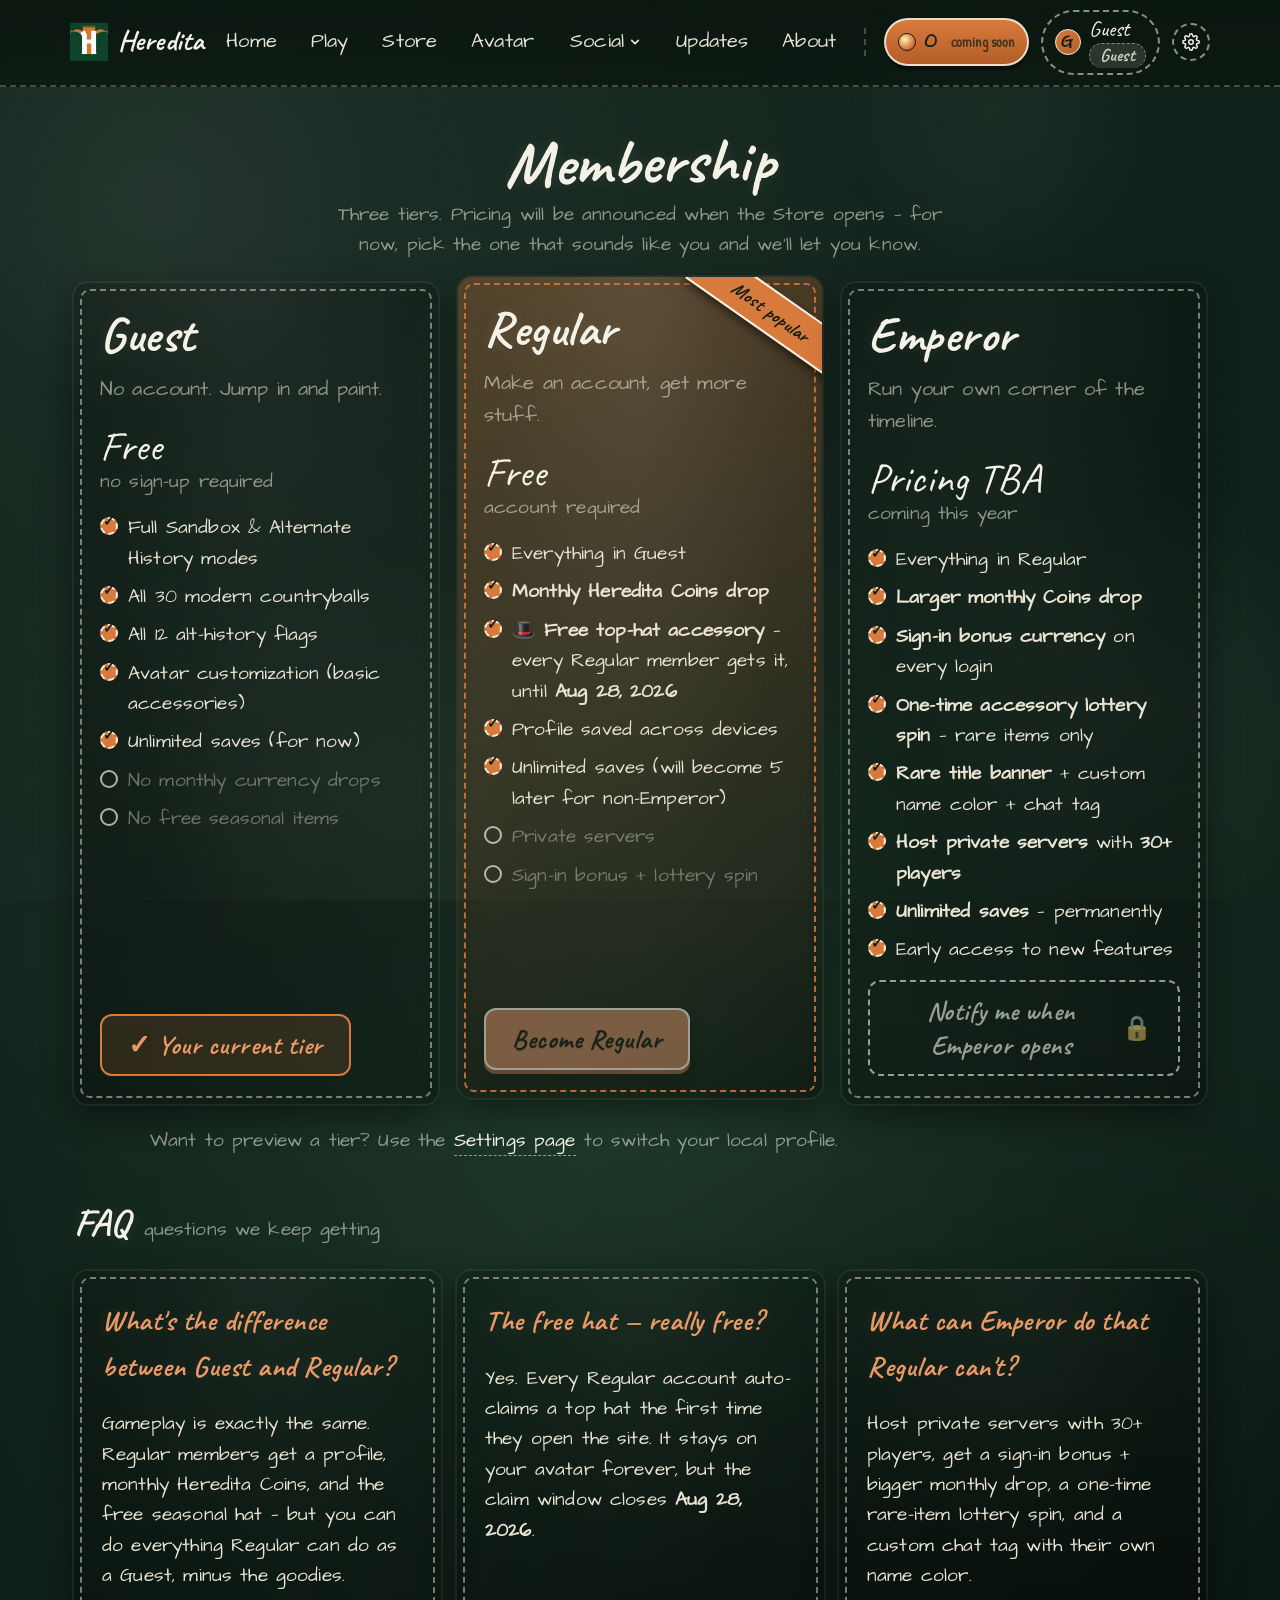
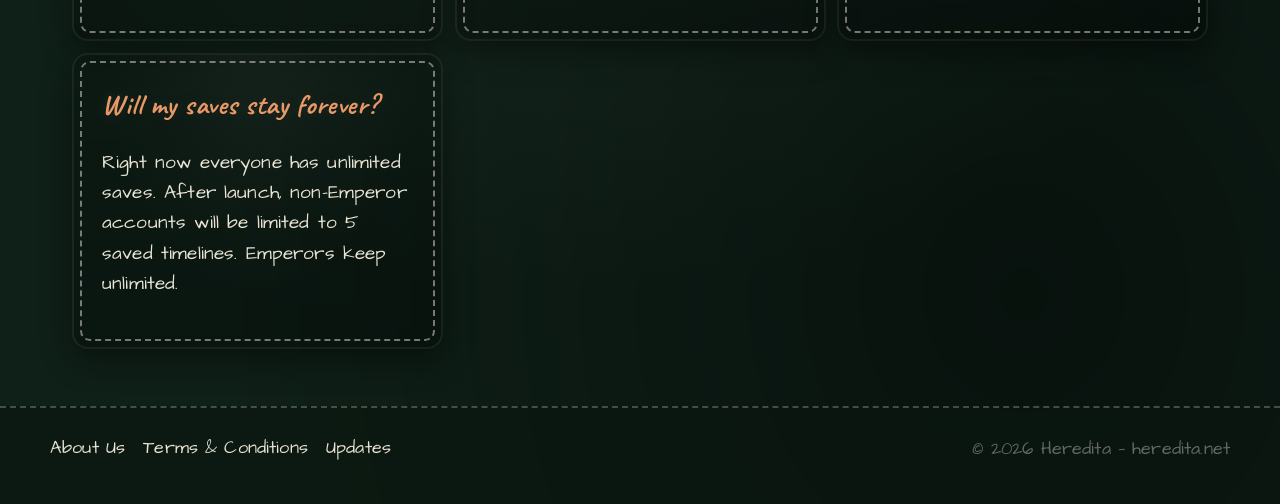
<file: site/membership.html>
<!doctype html>
<html lang="en">
<head>
  <meta charset="utf-8" />
  <meta name="viewport" content="width=device-width, initial-scale=1" />
  <title>Heredita — Membership</title>
  <link rel="icon" href="assets/heredita-icon.webp" type="image/webp" />
  <link rel="stylesheet" href="css/chalkboard.css?v=20260526-3" />
</head>
<body>

  <header class="topbar">
    <div class="inner">
      <div class="topbar-left">
        <a class="brand" href="play.html" aria-label="Heredita — Play">
          <img src="assets/heredita-icon.webp" alt="" />
          <span class="brand-name">Heredita</span>
        </a>
        <button class="nav-toggle" aria-label="Toggle navigation">Menu</button>
        <nav aria-label="Primary" data-social-host>
          <a href="home.html">Home</a>
          <a href="play.html">Play</a>
          <a href="store.html">Store</a>
          <a href="avatar.html">Avatar</a>
          <a href="updates.html">Updates</a>
          <a href="about.html">About</a>
        </nav>
      </div>
      <div class="topbar-right">
        <div class="coin-chip" title="In-game currency — coming soon">
          <span class="coin" aria-hidden="true"></span>
          <span>0</span>
          <span class="soon">coming soon</span>
        </div>
        <div class="user-chip">
          <span class="avatar">G</span>
          <div class="user-block">
            <span class="name">Guest</span>
            <a href="membership.html" class="tier-badge" data-tier="guest">Guest</a>
          </div>
        </div>
        <a class="btn-icon" href="settings.html" aria-label="Settings">
          <svg viewBox="0 0 24 24" fill="none" stroke="currentColor" stroke-width="2" stroke-linecap="round" stroke-linejoin="round">
            <circle cx="12" cy="12" r="3"/>
            <path d="M19.4 15a1.65 1.65 0 0 0 .33 1.82l.06.06a2 2 0 1 1-2.83 2.83l-.06-.06a1.65 1.65 0 0 0-1.82-.33 1.65 1.65 0 0 0-1 1.51V21a2 2 0 1 1-4 0v-.09a1.65 1.65 0 0 0-1-1.51 1.65 1.65 0 0 0-1.82.33l-.06.06a2 2 0 1 1-2.83-2.83l.06-.06a1.65 1.65 0 0 0 .33-1.82 1.65 1.65 0 0 0-1.51-1H3a2 2 0 1 1 0-4h.09a1.65 1.65 0 0 0 1.51-1 1.65 1.65 0 0 0-.33-1.82l-.06-.06a2 2 0 1 1 2.83-2.83l.06.06a1.65 1.65 0 0 0 1.82.33H9a1.65 1.65 0 0 0 1-1.51V3a2 2 0 1 1 4 0v.09a1.65 1.65 0 0 0 1 1.51 1.65 1.65 0 0 0 1.82-.33l.06-.06a2 2 0 1 1 2.83 2.83l-.06.06a1.65 1.65 0 0 0-.33 1.82V9a1.65 1.65 0 0 0 1.51 1H21a2 2 0 1 1 0 4h-.09a1.65 1.65 0 0 0-1.51 1z"/>
          </svg>
        </a>
      </div>
    </div>
  </header>

  <main class="container" style="padding-top: 22px;">

    <section class="text-center reveal" style="padding: 20px 12px 4px;">
      <h1 class="tilt-l" style="font-size: clamp(2.4rem, 5vw, 3.6rem); margin-bottom: 4px;">Membership</h1>
      <p class="muted" style="max-width: 620px; margin: 0 auto;">
        Three tiers. Pricing will be announced when the Store opens — for now, pick the one that sounds like you and we'll let you know.
      </p>
    </section>

    <div class="tier-grid">

      <!-- GUEST -->
      <article class="chalk-card tier-card reveal delay-1">
        <h3 class="tier-name">Guest</h3>
        <p class="tier-tagline">No account. Jump in and paint.</p>
        <p class="tier-price">Free <small>no sign-up required</small></p>
        <ul>
          <li>Full Sandbox &amp; Alternate History modes</li>
          <li>All 30 modern countryballs</li>
          <li>All 12 alt-history flags</li>
          <li>Avatar customization (basic accessories)</li>
          <li>Unlimited saves (for now)</li>
          <li class="muted-perk">No monthly currency drops</li>
          <li class="muted-perk">No free seasonal items</li>
        </ul>
        <div class="tier-cta">
          <button type="button" class="btn" data-tier-target="guest" data-tier-button>Stay as Guest</button>
        </div>
      </article>

      <!-- REGULAR (featured) -->
      <article class="chalk-card tier-card featured reveal delay-2">
        <span class="ribbon">Most popular</span>
        <h3 class="tier-name">Regular</h3>
        <p class="tier-tagline">Make an account, get more stuff.</p>
        <p class="tier-price">Free <small>account required</small></p>
        <ul>
          <li>Everything in Guest</li>
          <li><strong>Monthly Heredita Coins drop</strong></li>
          <li><strong>🎩 Free top-hat accessory</strong> — every Regular member gets it, until <strong>Aug 28, 2026</strong></li>
          <li>Profile saved across devices</li>
          <li>Unlimited saves (will become 5 later for non-Emperor)</li>
          <li class="muted-perk">Private servers</li>
          <li class="muted-perk">Sign-in bonus + lottery spin</li>
        </ul>
        <div class="tier-cta">
          <button type="button" class="btn btn-primary" data-tier-target="regular" data-tier-button>Become Regular</button>
        </div>
      </article>

      <!-- EMPEROR -->
      <article class="chalk-card tier-card reveal delay-3">
        <h3 class="tier-name">Emperor</h3>
        <p class="tier-tagline">Run your own corner of the timeline.</p>
        <p class="tier-price">Pricing TBA <small>coming this year</small></p>
        <ul>
          <li>Everything in Regular</li>
          <li><strong>Larger monthly Coins drop</strong></li>
          <li><strong>Sign-in bonus currency</strong> on every login</li>
          <li><strong>One-time accessory lottery spin</strong> — rare items only</li>
          <li><strong>Rare title banner</strong> + custom name color + chat tag</li>
          <li><strong>Host private servers</strong> with <strong>30+ players</strong></li>
          <li><strong>Unlimited saves</strong> — permanently</li>
          <li>Early access to new features</li>
        </ul>
        <div class="tier-cta">
          <button type="button" class="btn emperor-locked" data-tier-target="emperor" title="Emperor unlocks with the paid release">Notify me when Emperor opens</button>
        </div>
      </article>

    </div>

    <p class="muted text-center reveal" style="margin-top: 22px;">
      Want to preview a tier? Use the <a href="settings.html">Settings page</a> to switch your local profile.
    </p>

    <!-- FAQ -->
    <div class="section-title reveal" style="margin-top: 36px;">
      <h2 class="tilt-r">FAQ</h2>
      <span class="muted">questions we keep getting</span>
    </div>
    <div class="faq-grid">
      <div class="chalk-card reveal">
        <h3>What's the difference between Guest and Regular?</h3>
        <p>Gameplay is exactly the same. Regular members get a profile, monthly Heredita Coins, and the free seasonal hat — but you can do everything Regular can do as a Guest, minus the goodies.</p>
      </div>
      <div class="chalk-card reveal">
        <h3>The free hat — really free?</h3>
        <p>Yes. Every Regular account auto-claims a top hat the first time they open the site. It stays on your avatar forever, but the claim window closes <strong>Aug 28, 2026</strong>.</p>
      </div>
      <div class="chalk-card reveal">
        <h3>What can Emperor do that Regular can't?</h3>
        <p>Host private servers with 30+ players, get a sign-in bonus + bigger monthly drop, a one-time rare-item lottery spin, and a custom chat tag with their own name color.</p>
      </div>
      <div class="chalk-card reveal">
        <h3>Will my saves stay forever?</h3>
        <p>Right now everyone has unlimited saves. After launch, non-Emperor accounts will be limited to 5 saved timelines. Emperors keep unlimited.</p>
      </div>
    </div>

  </main>

  <footer class="site-footer">
    <div class="footer-inner">
      <div class="footer-links">
        <a href="about.html">About Us</a>
        <a href="terms.html">Terms &amp; Conditions</a>
        <a href="updates.html">Updates</a>
      </div>
      <div class="footer-meta">© 2026 Heredita — <span class="muted">heredita.net</span></div>
    </div>
  </footer>

  <script src="js/api.js?v=20260526-3"></script>
  <script src="js/app.js?v=20260526-3"></script>
  <script src="js/chat-config.js?v=20260526-3"></script>
  <script src="js/avatar.js?v=20260526-3"></script>
  <script src="js/social-nav.js?v=20260526-3"></script>
  <script>
    // Tier buttons on this page route through setTier(), which handles all
    // gating: Emperor → paywall modal, Guest↔Regular → tier-gate modal.
    document.addEventListener('DOMContentLoaded', () => {
      const S = window.HereditaSession;
      const buttons = document.querySelectorAll('[data-tier-target]');

      function refresh() {
        const current = S.getTier();
        buttons.forEach(btn => {
          const target = btn.dataset.tierTarget;
          // Reset visuals
          btn.classList.remove('locked', 'emperor-locked', 'current-tier');
          btn.removeAttribute('aria-disabled');

          if (target === current) {
            btn.classList.add('current-tier');
            btn.disabled = false;
            btn.textContent = '✓ Your current tier';
            btn.title = 'You\'re already on this tier';
            return;
          }
          const verdict = S.canSwitchTier(target);
          if (!verdict.ok) {
            btn.classList.add(target === 'emperor' ? 'emperor-locked' : 'locked');
            btn.setAttribute('aria-disabled', 'true');
            // Tooltip explains why, button label keeps original intent
            const tips = {
              'paid': 'Unlocks with the paid release',
              'needs-signup': 'Sign up from the landing page',
              'needs-signout': 'Sign out from Settings'
            };
            btn.title = tips[verdict.reason] || 'Locked';
          }
        });
      }
      refresh();

      buttons.forEach(btn => {
        btn.addEventListener('click', () => {
          if (btn.classList.contains('current-tier')) return;
          const tier = btn.dataset.tierTarget;
          const ok = S.setTier(tier);
          if (!ok) return; // gate modal already opened
          S.renderUserChip();
          refresh();
          const t = document.createElement('div');
          t.className = 'toast show';
          t.textContent = '✓ Switched to ' + tier.charAt(0).toUpperCase() + tier.slice(1) + ' tier.';
          document.body.appendChild(t);
          setTimeout(() => t.remove(), 2200);
        });
      });
    });
  </script>
</body>
</html>
</file>
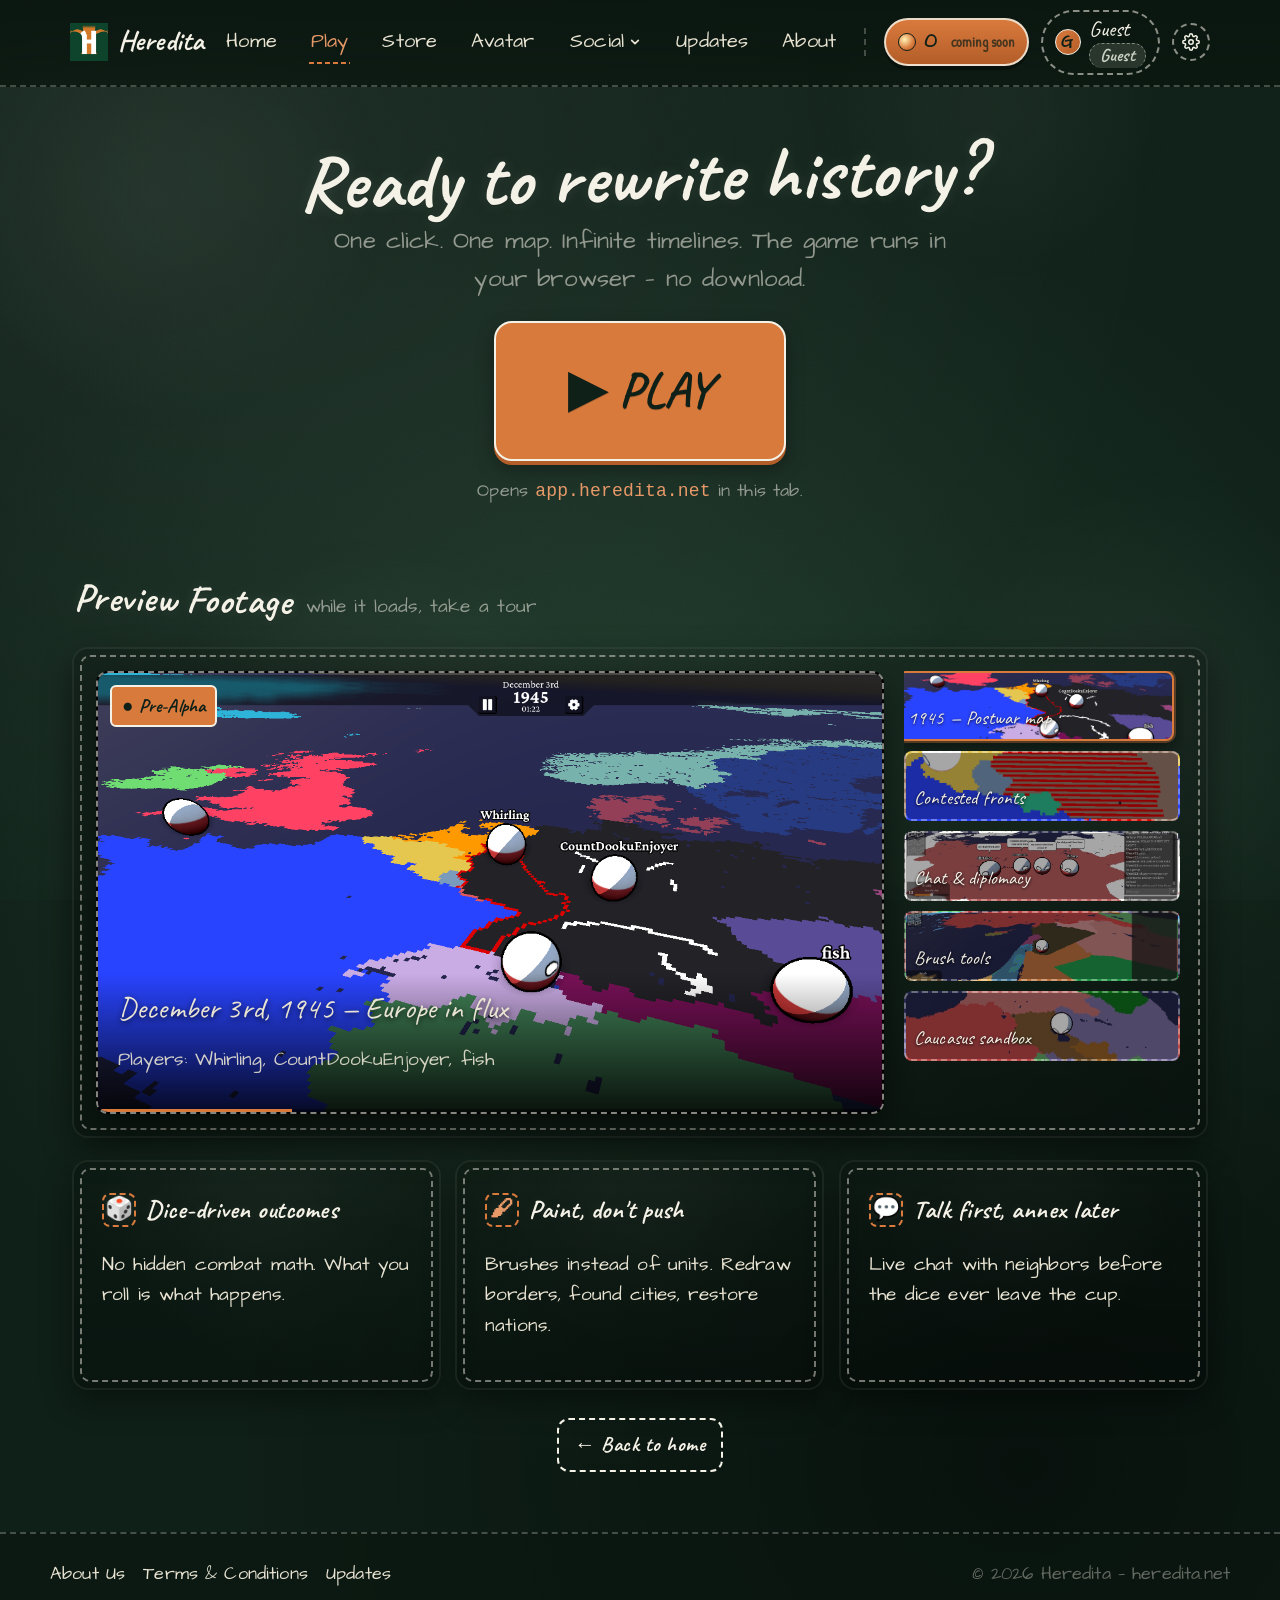
<file: site/play.html>
<!doctype html>
<html lang="en">
<head>
  <meta charset="utf-8" />
  <meta name="viewport" content="width=device-width, initial-scale=1" />
  <title>Heredita — Play</title>
  <link rel="icon" href="assets/heredita-icon.webp" type="image/webp" />
  <link rel="stylesheet" href="css/chalkboard.css?v=20260526-3" />
</head>
<body class="with-dust">

  <header class="topbar">
    <div class="inner">
      <div class="topbar-left">
        <a class="brand" href="home.html" aria-label="Heredita — Home">
          <img src="assets/heredita-icon.webp" alt="" />
          <span class="brand-name">Heredita</span>
        </a>
        <button class="nav-toggle" aria-label="Toggle navigation">Menu</button>
        <nav aria-label="Primary" data-social-host>
          <a href="home.html">Home</a>
          <a href="play.html" class="active">Play</a>
          <a href="store.html">Store</a>
          <a href="avatar.html">Avatar</a>
          <a href="updates.html">Updates</a>
          <a href="about.html">About</a>
        </nav>
      </div>
      <div class="topbar-right">
        <div class="coin-chip" title="In-game currency — coming soon">
          <span class="coin" aria-hidden="true"></span>
          <span>0</span>
          <span class="soon">coming soon</span>
        </div>
        <div class="user-chip">
          <span class="avatar">G</span>
          <div class="user-block">
            <span class="name">Guest</span>
            <a href="membership.html" class="tier-badge" data-tier="guest">Guest</a>
          </div>
        </div>
        <a class="btn-icon" href="settings.html" aria-label="Settings">
          <svg viewBox="0 0 24 24" fill="none" stroke="currentColor" stroke-width="2" stroke-linecap="round" stroke-linejoin="round">
            <circle cx="12" cy="12" r="3"/>
            <path d="M19.4 15a1.65 1.65 0 0 0 .33 1.82l.06.06a2 2 0 1 1-2.83 2.83l-.06-.06a1.65 1.65 0 0 0-1.82-.33 1.65 1.65 0 0 0-1 1.51V21a2 2 0 1 1-4 0v-.09a1.65 1.65 0 0 0-1-1.51 1.65 1.65 0 0 0-1.82.33l-.06.06a2 2 0 1 1-2.83-2.83l.06-.06a1.65 1.65 0 0 0 .33-1.82 1.65 1.65 0 0 0-1.51-1H3a2 2 0 1 1 0-4h.09a1.65 1.65 0 0 0 1.51-1 1.65 1.65 0 0 0-.33-1.82l-.06-.06a2 2 0 1 1 2.83-2.83l.06.06a1.65 1.65 0 0 0 1.82.33H9a1.65 1.65 0 0 0 1-1.51V3a2 2 0 1 1 4 0v.09a1.65 1.65 0 0 0 1 1.51 1.65 1.65 0 0 0 1.82-.33l.06-.06a2 2 0 1 1 2.83 2.83l-.06.06a1.65 1.65 0 0 0-.33 1.82V9a1.65 1.65 0 0 0 1.51 1H21a2 2 0 1 1 0 4h-.09a1.65 1.65 0 0 0-1.51 1z"/>
          </svg>
        </a>
      </div>
    </div>
  </header>

  <main class="container" style="padding-top: 30px;">

    <section class="text-center reveal" style="padding: 20px 16px 10px;">
      <h1 class="tilt-l" style="font-size: clamp(2.6rem, 6vw, 4.4rem); margin-bottom: 6px;">
        Ready to rewrite history?
      </h1>
      <p class="muted" style="font-size: 1.25rem; max-width: 620px; margin: 0 auto 22px;">
        One click. One map. Infinite timelines. The game runs in your browser — no download.
      </p>
      <div class="row" style="justify-content: center; gap: 14px;">
        <a href="https://app.heredita.net/app/" data-play class="btn btn-primary btn-huge">▶ PLAY</a>
      </div>
      <p class="muted" style="margin-top: 16px; font-size: .95rem;">
        Opens <code style="color:var(--accent-soft)">app.heredita.net</code> in this tab.
      </p>
    </section>

    <!-- Preview footage showcase -->
    <div class="section-title reveal">
      <h2 class="tilt-r">Preview Footage</h2>
      <span class="muted">while it loads, take a tour</span>
    </div>

    <section id="previewShowcase" class="chalk-card preview-showcase reveal" tabindex="0" aria-label="Preview footage carousel">
      <div class="preview-stage" aria-live="polite">
        <div class="slide active"
             style="background-image:url('assets/screenshot-1945.png')"
             data-full="assets/screenshot-1945.png"></div>
        <div class="slide"
             style="background-image:url('assets/screenshot-front.png')"
             data-full="assets/screenshot-front.png"></div>
        <div class="slide"
             style="background-image:url('assets/screenshot-poland-chat.png')"
             data-full="assets/screenshot-poland-chat.png"></div>
        <div class="slide"
             style="background-image:url('assets/screenshot-tools.png')"
             data-full="assets/screenshot-tools.png"></div>
        <div class="slide"
             style="background-image:url('assets/screenshot-map.png')"
             data-full="assets/screenshot-map.png"></div>

        <span class="tag-live">● Pre-Alpha</span>
        <button class="stage-nav prev" aria-label="Previous slide">‹</button>
        <button class="stage-nav next" aria-label="Next slide">›</button>

        <div class="stage-overlay">
          <p class="caption">December 3rd, 1945 — Europe in flux</p>
          <p class="sub">Players: Whirling, CountDookuEnjoyer, fish</p>
        </div>
        <div class="preview-progress"><div class="bar"></div></div>
      </div>

      <div class="preview-thumbs" role="tablist" aria-label="Footage chapters">
        <div class="thumb active" style="background-image:url('assets/screenshot-1945.png')"
             data-caption="December 3rd, 1945 — Europe in flux"
             data-sub="Players: Whirling, CountDookuEnjoyer, fish">
          <span class="label">1945 — Postwar map</span>
        </div>
        <div class="thumb" style="background-image:url('assets/screenshot-front.png')"
             data-caption="The Front — Poland holds the line"
             data-sub="Hatched red shows contested territory">
          <span class="label">Contested fronts</span>
        </div>
        <div class="thumb" style="background-image:url('assets/screenshot-poland-chat.png')"
             data-caption="1938 — Chat & diplomacy"
             data-sub="Players negotiate before annexation">
          <span class="label">Chat & diplomacy</span>
        </div>
        <div class="thumb" style="background-image:url('assets/screenshot-tools.png')"
             data-caption="Brush tools & palette"
             data-sub="Paint borders, found cities, restore nations">
          <span class="label">Brush tools</span>
        </div>
        <div class="thumb" style="background-image:url('assets/screenshot-map.png')"
             data-caption="Caucasus — alt-history sandbox"
             data-sub="Custom nations and restored borders">
          <span class="label">Caucasus sandbox</span>
        </div>
      </div>
    </section>

    <!-- Quick feature trio under the showcase -->
    <div class="about-grid reveal" style="margin-top: 26px;">
      <div class="chalk-card">
        <h3><span class="ico" aria-hidden="true">🎲</span> Dice-driven outcomes</h3>
        <p>No hidden combat math. What you roll is what happens.</p>
      </div>
      <div class="chalk-card">
        <h3><span class="ico" aria-hidden="true">🖌</span> Paint, don't push</h3>
        <p>Brushes instead of units. Redraw borders, found cities, restore nations.</p>
      </div>
      <div class="chalk-card">
        <h3><span class="ico" aria-hidden="true">💬</span> Talk first, annex later</h3>
        <p>Live chat with neighbors before the dice ever leave the cup.</p>
      </div>
    </div>

    <div class="text-center reveal" style="margin: 30px 0;">
      <a class="btn btn-ghost" href="home.html">← Back to home</a>
    </div>
  </main>

  <!-- Launch overlay -->
  <div id="loadingOverlay" class="loading-overlay" role="status" aria-live="polite">
    <div class="spinner" aria-hidden="true"></div>
    <h2>Launching Heredita…</h2>
    <p id="loadingStatus" class="muted">Sharpening chalk…</p>
  </div>

  <footer class="site-footer">
    <div class="footer-inner">
      <div class="footer-links">
        <a href="about.html">About Us</a>
        <a href="terms.html">Terms &amp; Conditions</a>
        <a href="updates.html">Updates</a>
      </div>
      <div class="footer-meta">© 2026 Heredita — <span class="muted">heredita.net</span></div>
    </div>
  </footer>

  <script src="js/api.js?v=20260526-3"></script>
  <script src="js/app.js?v=20260526-3"></script>
  <script src="js/chat-config.js?v=20260526-3"></script>
  <script src="js/avatar.js?v=20260526-3"></script>
  <script src="js/social-nav.js?v=20260526-3"></script>
</body>
</html>
</file>
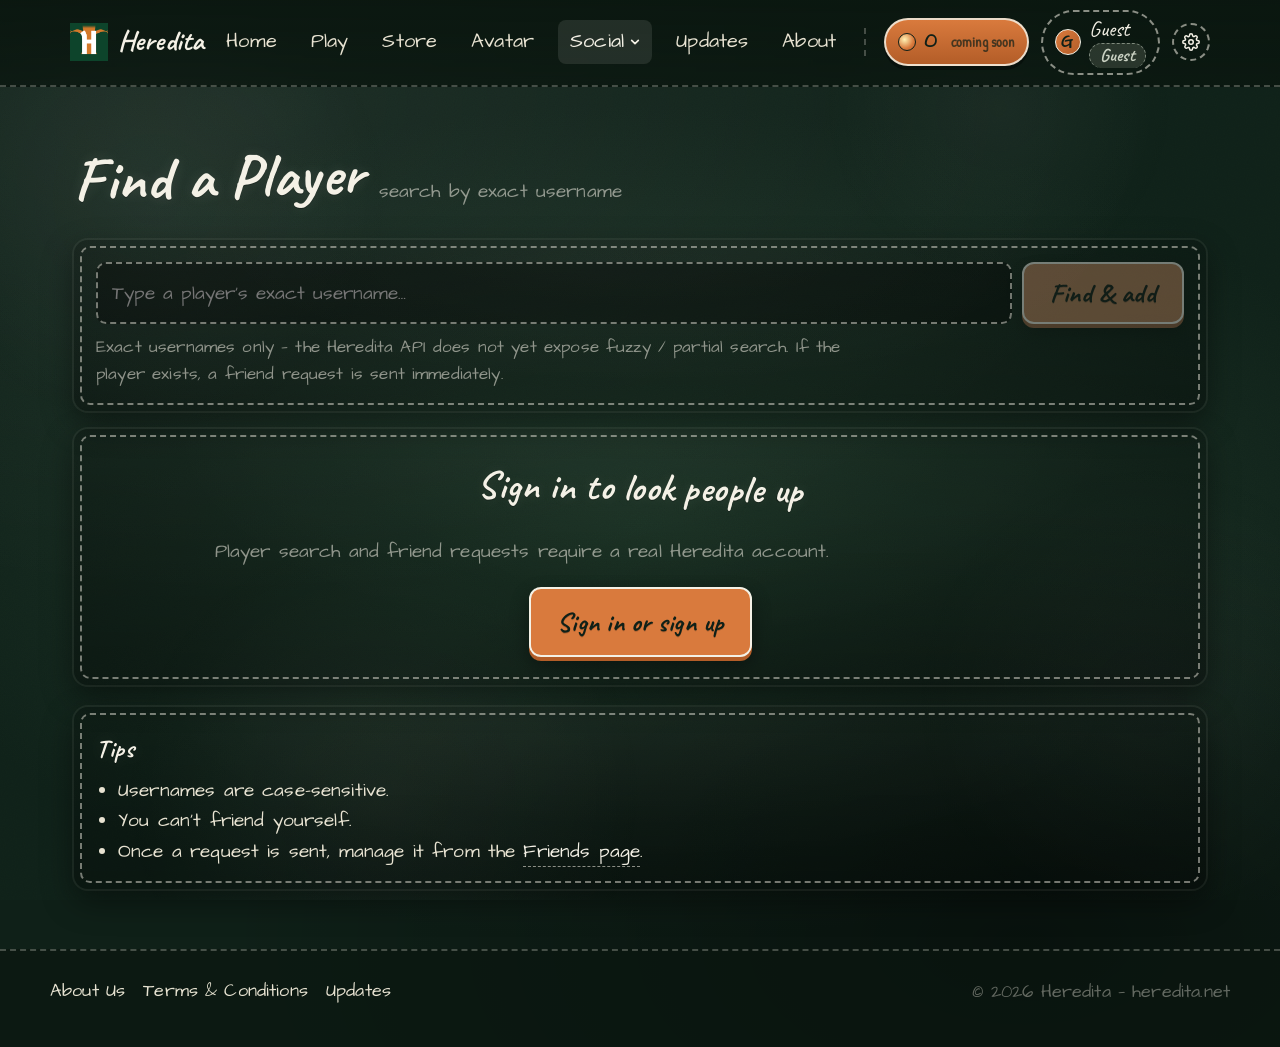
<file: site/search.html>
<!doctype html>
<html lang="en">
<head>
  <meta charset="utf-8" />
  <meta name="viewport" content="width=device-width, initial-scale=1" />
  <title>Heredita — Find Player</title>
  <link rel="icon" href="assets/heredita-icon.webp" type="image/webp" />
  <link rel="stylesheet" href="css/chalkboard.css?v=20260526-3" />
</head>
<body>

  <header class="topbar">
    <div class="inner">
      <div class="topbar-left">
        <a class="brand" href="play.html" aria-label="Heredita — Play">
          <img src="assets/heredita-icon.webp" alt="" />
          <span class="brand-name">Heredita</span>
        </a>
        <button class="nav-toggle" aria-label="Toggle navigation">Menu</button>
        <nav aria-label="Primary" data-social-host>
          <a href="home.html">Home</a>
          <a href="play.html">Play</a>
          <a href="store.html">Store</a>
          <a href="avatar.html">Avatar</a>
          <a href="updates.html">Updates</a>
          <a href="about.html">About</a>
        </nav>
      </div>
      <div class="topbar-right">
        <div class="coin-chip" title="In-game currency — coming soon">
          <span class="coin" aria-hidden="true"></span>
          <span>0</span>
          <span class="soon">coming soon</span>
        </div>
        <div class="user-chip">
          <span class="avatar">G</span>
          <div class="user-block">
            <span class="name">Guest</span>
            <a href="membership.html" class="tier-badge" data-tier="guest">Guest</a>
          </div>
        </div>
        <a class="btn-icon" href="settings.html" aria-label="Settings">
          <svg viewBox="0 0 24 24" fill="none" stroke="currentColor" stroke-width="2" stroke-linecap="round" stroke-linejoin="round">
            <circle cx="12" cy="12" r="3"/>
            <path d="M19.4 15a1.65 1.65 0 0 0 .33 1.82l.06.06a2 2 0 1 1-2.83 2.83l-.06-.06a1.65 1.65 0 0 0-1.82-.33 1.65 1.65 0 0 0-1 1.51V21a2 2 0 1 1-4 0v-.09a1.65 1.65 0 0 0-1-1.51 1.65 1.65 0 0 0-1.82.33l-.06.06a2 2 0 1 1-2.83-2.83l.06-.06a1.65 1.65 0 0 0 .33-1.82 1.65 1.65 0 0 0-1.51-1H3a2 2 0 1 1 0-4h.09a1.65 1.65 0 0 0 1.51-1 1.65 1.65 0 0 0-.33-1.82l-.06-.06a2 2 0 1 1 2.83-2.83l.06.06a1.65 1.65 0 0 0 1.82.33H9a1.65 1.65 0 0 0 1-1.51V3a2 2 0 1 1 4 0v.09a1.65 1.65 0 0 0 1 1.51 1.65 1.65 0 0 0 1.82-.33l.06-.06a2 2 0 1 1 2.83 2.83l-.06.06a1.65 1.65 0 0 0-.33 1.82V9a1.65 1.65 0 0 0 1.51 1H21a2 2 0 1 1 0 4h-.09a1.65 1.65 0 0 0-1.51 1z"/>
          </svg>
        </a>
      </div>
    </div>
  </header>

  <main class="container" style="padding-top: 22px;">

    <div class="section-title reveal">
      <h1 class="tilt-l">Find a Player</h1>
      <span class="muted">search by exact username</span>
    </div>

    <section class="chalk-card reveal" style="padding: 22px;">
      <form id="searchForm" autocomplete="off" style="display: flex; gap: 10px; flex-wrap: wrap;">
        <input id="searchInput" type="search" required minlength="3" maxlength="32"
               placeholder="Type a player's exact username…"
               style="flex: 1; min-width: 220px; font-family:'Architects Daughter',cursive; font-size: 1rem; background: rgba(0,0,0,0.30); color: var(--chalk); border: 2px dashed rgba(244,241,230,0.45); border-radius: 10px; padding: 10px 14px;" />
        <button type="submit" class="btn btn-primary">Find &amp; add</button>
      </form>
      <p class="muted" style="font-size: .9rem; margin: 10px 0 0;">
        Exact usernames only — the Heredita API does not yet expose fuzzy / partial search.
        If the player exists, a friend request is sent immediately.
      </p>
    </section>

    <!-- Result panel -->
    <section id="resultPanel" class="reveal" style="margin-top: 18px;"></section>

    <!-- Signed-out / CORS gates -->
    <section id="guestGate" class="chalk-card reveal" hidden style="padding: 28px; text-align: center; margin-top: 18px;">
      <h2 class="tilt-r" style="margin-top: 0;">Sign in to look people up</h2>
      <p class="muted">Player search and friend requests require a real Heredita account.</p>
      <a class="btn btn-primary" href="index.html">Sign in or sign up</a>
    </section>

    <section id="corsGate" class="chalk-card reveal" hidden style="padding: 28px; text-align: center; margin-top: 18px;">
      <h2 class="tilt-r" style="margin-top: 0;">Player search arrives with the real launch</h2>
      <p class="muted" style="max-width: 56ch; margin: 0 auto 12px;">
        Player lookup lives on the Heredita game backend at
        <code style="color: var(--accent-soft);">app.heredita.net</code>, which currently only accepts
        requests from <code style="color: var(--accent-soft);">heredita.net</code>.
        Once that DNS points at this site, search will work automatically.
      </p>
      <p class="muted" style="font-size: .9rem;">Meanwhile, you can <a href="chat.html">chat</a> or customize your <a href="avatar.html">avatar</a>.</p>
    </section>

    <!-- Tips -->
    <section class="chalk-card reveal" style="padding: 22px; margin-top: 22px;">
      <h3 style="font-family:'Caveat',cursive; margin: 0 0 6px;">Tips</h3>
      <ul style="margin: 0; padding-left: 22px;">
        <li>Usernames are case-sensitive.</li>
        <li>You can't friend yourself.</li>
        <li>Once a request is sent, manage it from the <a href="friends.html">Friends page</a>.</li>
      </ul>
    </section>

  </main>

  <footer class="site-footer">
    <div class="footer-inner">
      <div class="footer-links">
        <a href="about.html">About Us</a>
        <a href="terms.html">Terms &amp; Conditions</a>
        <a href="updates.html">Updates</a>
      </div>
      <div class="footer-meta">© 2026 Heredita — <span class="muted">heredita.net</span></div>
    </div>
  </footer>

  <script src="js/api.js?v=20260526-3"></script>
  <script src="js/app.js?v=20260526-3"></script>
  <script src="js/chat-config.js?v=20260526-3"></script>
  <script src="js/avatar.js?v=20260526-3"></script>
  <script src="js/social-nav.js?v=20260526-3"></script>
  <script>
    document.addEventListener('DOMContentLoaded', async () => {
      const API = window.HereditaAPI;
      const S   = window.HereditaSession;

      const guestGate = document.getElementById('guestGate');
      const corsGate  = document.getElementById('corsGate');
      const form      = document.getElementById('searchForm');
      const input     = document.getElementById('searchInput');
      const result    = document.getElementById('resultPanel');

      const session = S && S.get();

      if (!S.isSignedIn()) {
        guestGate.hidden = false;
        form.querySelectorAll('input,button').forEach(el => el.disabled = true);
        return;
      }
      // The player API lives on app.heredita.net and currently only accepts
      // requests from heredita.net. Until DNS flips, search can't work.
      if (API.isCorsBlockedOrigin()) {
        corsGate.hidden = false;
        form.querySelectorAll('input,button').forEach(el => el.disabled = true);
        return;
      }

      function escapeHtml(s) {
        return String(s == null ? '' : s).replace(/[&<>"']/g, c => ({
          '&':'&amp;','<':'&lt;','>':'&gt;','"':'&quot;',"'":'&#39;'
        }[c]));
      }
      function setBusy(btn, busy, txt) {
        if (busy) { btn._lbl = btn.textContent; btn.disabled = true; btn.textContent = txt || 'Working…'; }
        else      { btn.disabled = false; if (btn._lbl) btn.textContent = btn._lbl; }
      }

      form.addEventListener('submit', async (e) => {
        e.preventDefault();
        const name = (input.value || '').trim();
        if (!name) return;
        if (name.toLowerCase() === (session.username || '').toLowerCase()) {
          result.innerHTML = `<div class="chalk-card" style="padding: 22px;">
            <p>That's <strong>you</strong>. Try searching for another player.</p>
          </div>`;
          return;
        }
        const btn = form.querySelector('button[type="submit"]');
        setBusy(btn, true, 'Searching…');
        result.innerHTML = `<div class="chalk-card" style="padding: 22px;">
          <p class="muted">Looking up <strong>${escapeHtml(name)}</strong>…</p>
        </div>`;

        const r = await API.sendFriendRequest(session.token, name);
        setBusy(btn, false);

        if (r.ok) {
          const initial = name.charAt(0).toUpperCase();
          result.innerHTML = `
            <article class="chalk-card" style="padding: 22px;">
              <div class="row" style="gap: 14px; align-items: center;">
                <span style="width: 56px; height: 56px; border-radius: 50%; background: linear-gradient(135deg, var(--accent), var(--accent-deep)); border: 2px solid var(--chalk); color: var(--board-3); display: inline-flex; align-items: center; justify-content: center; font-family: 'Caveat', cursive; font-weight: 700; font-size: 1.8rem;">${escapeHtml(initial)}</span>
                <div style="flex: 1; min-width: 0;">
                  <div style="font-family:'Caveat',cursive; font-size: 1.8rem; line-height: 1;">${escapeHtml(name)}</div>
                  <div class="muted">✓ Player exists — friend request sent.</div>
                </div>
                <a class="btn btn-ghost" href="friends.html">View in Friends →</a>
              </div>
            </article>`;
          input.value = '';
          return;
        }
        // Distinguish "no such user" from other errors.
        if (r.error === 'notfound') {
          result.innerHTML = `<article class="chalk-card" style="padding: 22px;">
            <h3 style="font-family:'Caveat',cursive; margin: 0 0 4px;">No player named <em>${escapeHtml(name)}</em></h3>
            <p class="muted" style="margin: 0;">Usernames are case-sensitive. Double-check the spelling and try again.</p>
          </article>`;
          return;
        }
        if (r.error === 'cors') {
          corsGate.hidden = false;
        }
        result.innerHTML = `<article class="chalk-card" style="padding: 22px;">
          <h3 style="font-family:'Caveat',cursive; margin: 0 0 4px;">Couldn't complete that</h3>
          <p class="muted" style="margin: 0;">${escapeHtml(r.message || 'Unknown error.')}</p>
        </article>`;
      });
    });
  </script>
</body>
</html>
</file>
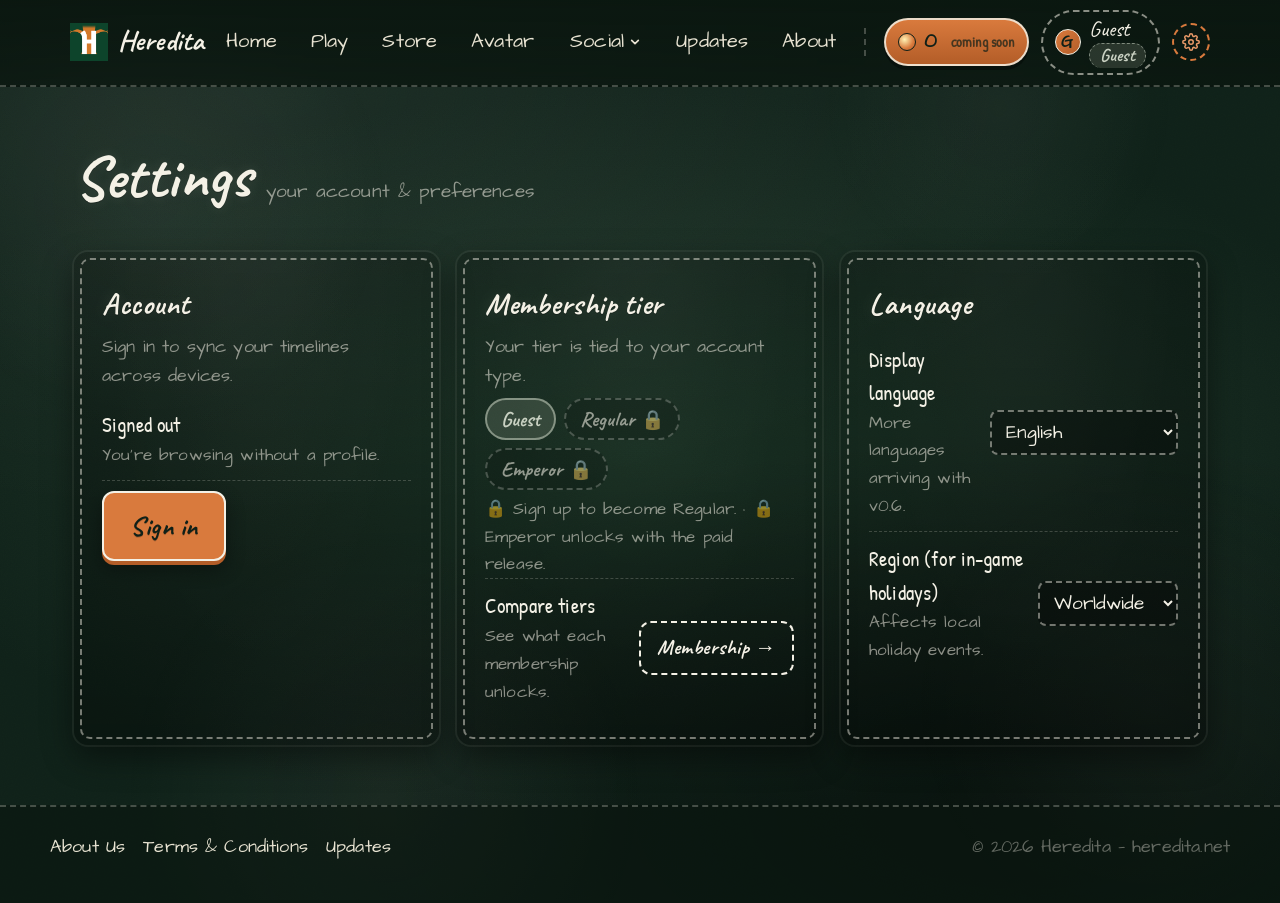
<file: site/settings.html>
<!doctype html>
<html lang="en">
<head>
  <meta charset="utf-8" />
  <meta name="viewport" content="width=device-width, initial-scale=1" />
  <title>Heredita — Settings</title>
  <link rel="icon" href="assets/heredita-icon.webp" type="image/webp" />
  <link rel="stylesheet" href="css/chalkboard.css?v=20260526-3" />
</head>
<body>

  <header class="topbar">
    <div class="inner">
      <div class="topbar-left">
        <a class="brand" href="play.html" aria-label="Heredita — Play">
          <img src="assets/heredita-icon.webp" alt="" />
          <span class="brand-name">Heredita</span>
        </a>
        <button class="nav-toggle" aria-label="Toggle navigation">Menu</button>
        <nav aria-label="Primary" data-social-host>
          <a href="home.html">Home</a>
          <a href="play.html">Play</a>
          <a href="store.html">Store</a>
          <a href="avatar.html">Avatar</a>
          <a href="updates.html">Updates</a>
          <a href="about.html">About</a>
        </nav>
      </div>
      <div class="topbar-right">
        <div class="coin-chip" title="In-game currency — coming soon">
          <span class="coin" aria-hidden="true"></span>
          <span>0</span>
          <span class="soon">coming soon</span>
        </div>
        <div class="user-chip">
          <span class="avatar">G</span>
          <div class="user-block">
            <span class="name">Guest</span>
            <a href="membership.html" class="tier-badge" data-tier="guest">Guest</a>
          </div>
        </div>
        <a class="btn-icon" href="settings.html" aria-label="Settings" style="border-color: var(--accent); color: var(--accent-soft);">
          <svg viewBox="0 0 24 24" fill="none" stroke="currentColor" stroke-width="2" stroke-linecap="round" stroke-linejoin="round">
            <circle cx="12" cy="12" r="3"/>
            <path d="M19.4 15a1.65 1.65 0 0 0 .33 1.82l.06.06a2 2 0 1 1-2.83 2.83l-.06-.06a1.65 1.65 0 0 0-1.82-.33 1.65 1.65 0 0 0-1 1.51V21a2 2 0 1 1-4 0v-.09a1.65 1.65 0 0 0-1-1.51 1.65 1.65 0 0 0-1.82.33l-.06.06a2 2 0 1 1-2.83-2.83l.06-.06a1.65 1.65 0 0 0 .33-1.82 1.65 1.65 0 0 0-1.51-1H3a2 2 0 1 1 0-4h.09a1.65 1.65 0 0 0 1.51-1 1.65 1.65 0 0 0-.33-1.82l-.06-.06a2 2 0 1 1 2.83-2.83l.06.06a1.65 1.65 0 0 0 1.82.33H9a1.65 1.65 0 0 0 1-1.51V3a2 2 0 1 1 4 0v.09a1.65 1.65 0 0 0 1 1.51 1.65 1.65 0 0 0 1.82-.33l.06-.06a2 2 0 1 1 2.83 2.83l-.06.06a1.65 1.65 0 0 0-.33 1.82V9a1.65 1.65 0 0 0 1.51 1H21a2 2 0 1 1 0 4h-.09a1.65 1.65 0 0 0-1.51 1z"/>
          </svg>
        </a>
      </div>
    </div>
  </header>

  <main class="container" style="padding-top: 22px;">

    <div class="section-title reveal">
      <h1 class="tilt-l">Settings</h1>
      <span class="muted">your account &amp; preferences</span>
    </div>

    <div class="settings-grid">

      <!-- ACCOUNT -->
      <section class="chalk-card settings-card reveal delay-1">
        <h3>Account</h3>
        <p class="muted" style="margin: 0 0 8px; font-size: .95rem;">Sign in to sync your timelines across devices.</p>

        <div class="settings-row">
          <div class="label">
            <span class="key" id="acctName">Signed out</span>
            <span class="desc" id="acctDesc">You're browsing as a guest.</span>
          </div>
        </div>

        <div class="settings-row" style="flex-wrap: wrap; gap: 8px;">
          <a id="signInBtn" class="btn btn-primary" href="index.html">Sign in</a>
          <button id="signOutBtn" class="btn" type="button" style="display:none;">Sign out</button>
        </div>
      </section>

      <!-- TIER -->
      <section class="chalk-card settings-card reveal delay-2">
        <h3>Membership tier</h3>
        <p class="muted" style="margin: 0 0 8px; font-size: .95rem;" id="tierExplain">
          Your tier is tied to your account type.
        </p>
        <div class="tier-switch" role="radiogroup" aria-label="Tier">
          <button type="button" data-tier="guest">Guest</button>
          <button type="button" data-tier="regular">Regular</button>
          <button type="button" data-tier="emperor">Emperor</button>
        </div>
        <p class="muted" style="font-size: 0.9rem; margin: 6px 0 0;" id="tierHint">
          Sign up to become Regular. Emperor unlocks with the paid release.
        </p>
        <div class="settings-row">
          <div class="label">
            <span class="key">Compare tiers</span>
            <span class="desc">See what each membership unlocks.</span>
          </div>
          <a class="btn btn-ghost" href="membership.html">Membership →</a>
        </div>
      </section>

      <!-- LANGUAGE -->
      <section class="chalk-card settings-card reveal delay-3">
        <h3>Language</h3>
        <div class="settings-row">
          <div class="label">
            <span class="key">Display language</span>
            <span class="desc">More languages arriving with v0.6.</span>
          </div>
          <select id="langSelect" aria-label="Language">
            <option value="en">English</option>
            <option value="fr" disabled>Français — soon</option>
            <option value="es" disabled>Español — soon</option>
            <option value="de" disabled>Deutsch — soon</option>
            <option value="pl" disabled>Polski — soon</option>
            <option value="ja" disabled>日本語 — soon</option>
          </select>
        </div>
        <div class="settings-row">
          <div class="label">
            <span class="key">Region (for in-game holidays)</span>
            <span class="desc">Affects local holiday events.</span>
          </div>
          <select id="regionSelect" aria-label="Region">
            <option>Worldwide</option>
            <option>Europe</option>
            <option>Americas</option>
            <option>Asia</option>
            <option>Africa</option>
            <option>Oceania</option>
          </select>
        </div>
      </section>

    </div>

  </main>

  <footer class="site-footer">
    <div class="footer-inner">
      <div class="footer-links">
        <a href="about.html">About Us</a>
        <a href="terms.html">Terms &amp; Conditions</a>
        <a href="updates.html">Updates</a>
      </div>
      <div class="footer-meta">© 2026 Heredita — <span class="muted">heredita.net</span></div>
    </div>
  </footer>

  <script src="js/api.js?v=20260526-3"></script>
  <script src="js/app.js?v=20260526-3"></script>
  <script src="js/chat-config.js?v=20260526-3"></script>
  <script src="js/avatar.js?v=20260526-3"></script>
  <script src="js/social-nav.js?v=20260526-3"></script>
  <script>
    document.addEventListener('DOMContentLoaded', () => {
      const S = window.HereditaSession;

      // ---- account info
      function refreshAccount() {
        const s = S.get();
        const nameEl = document.getElementById('acctName');
        const descEl = document.getElementById('acctDesc');
        const signOut = document.getElementById('signOutBtn');
        const signIn  = document.getElementById('signInBtn');
        if (s && s.username) {
          nameEl.textContent = s.username;
          descEl.textContent = (s.tier === 'guest')
            ? 'Guest profile — saved locally on this device.'
            : 'Signed in as ' + (S.TIER_LABEL[S.getTier()]) + ' member.';
          signOut.style.display = 'inline-flex';
          signIn.textContent = 'Switch account';
        } else {
          nameEl.textContent = 'Signed out';
          descEl.textContent = 'You\'re browsing without a profile.';
          signOut.style.display = 'none';
          signIn.textContent = 'Sign in';
        }
      }
      refreshAccount();

      document.getElementById('signOutBtn').addEventListener('click', () => {
        S.clear();
        localStorage.removeItem('heredita.avatar');
        location.href = 'index.html';
      });

      // ---- tier switch
      const tierBtns = document.querySelectorAll('.tier-switch button');
      const tierHint = document.getElementById('tierHint');

      const REASON_TEXT = {
        'paid':          'Emperor unlocks with the paid release.',
        'needs-signup':  'Sign up to become Regular.',
        'needs-signout': 'Sign out to browse as a Guest.'
      };

      function refreshTierBtns() {
        const current = S.getTier();
        tierBtns.forEach(b => {
          const target = b.dataset.tier;
          const isActive = target === current;
          b.classList.toggle('active', isActive);

          if (isActive) {
            // your current tier — clear lock styling
            b.classList.remove('locked');
            b.removeAttribute('aria-disabled');
            b.title = 'Current tier';
            return;
          }
          const verdict = S.canSwitchTier(target);
          if (verdict.ok) {
            b.classList.remove('locked');
            b.removeAttribute('aria-disabled');
            b.title = 'Switch to ' + target;
          } else {
            b.classList.add('locked');
            b.setAttribute('aria-disabled', 'true');
            b.title = REASON_TEXT[verdict.reason] || 'Locked';
          }
        });

        // Hint copy — show only the reasons for the currently-blocked options.
        const reasons = Array.from(tierBtns)
          .filter(b => b.dataset.tier !== current)
          .map(b => S.canSwitchTier(b.dataset.tier))
          .filter(v => !v.ok)
          .map(v => REASON_TEXT[v.reason]);
        // dedupe while preserving order
        const uniq = Array.from(new Set(reasons));
        tierHint.innerHTML = uniq.length
          ? uniq.map(t => '🔒 ' + t).join('  ·  ')
          : '✓ Free to switch.';
      }
      refreshTierBtns();

      tierBtns.forEach(b => b.addEventListener('click', () => {
        // setTier handles its own modal if blocked
        const ok = S.setTier(b.dataset.tier);
        if (!ok) return;
        S.renderUserChip();
        refreshTierBtns();
        refreshAccount();
      }));

      // ---- language + region (persisted locally)
      const PREF_KEY = 'heredita.prefs';
      function getPrefs() {
        try { return Object.assign({ lang: 'en', region: 'Worldwide' }, JSON.parse(localStorage.getItem(PREF_KEY) || '{}')); }
        catch { return { lang: 'en', region: 'Worldwide' }; }
      }
      function setPrefs(p) { localStorage.setItem(PREF_KEY, JSON.stringify(p)); }

      const prefs = getPrefs();
      document.getElementById('langSelect').value   = prefs.lang || 'en';
      document.getElementById('regionSelect').value = prefs.region || 'Worldwide';

      document.getElementById('langSelect').addEventListener('change', (e) => {
        const p = getPrefs(); p.lang = e.target.value; setPrefs(p);
      });
      document.getElementById('regionSelect').addEventListener('change', (e) => {
        const p = getPrefs(); p.region = e.target.value; setPrefs(p);
      });

    });
  </script>
</body>
</html>
</file>
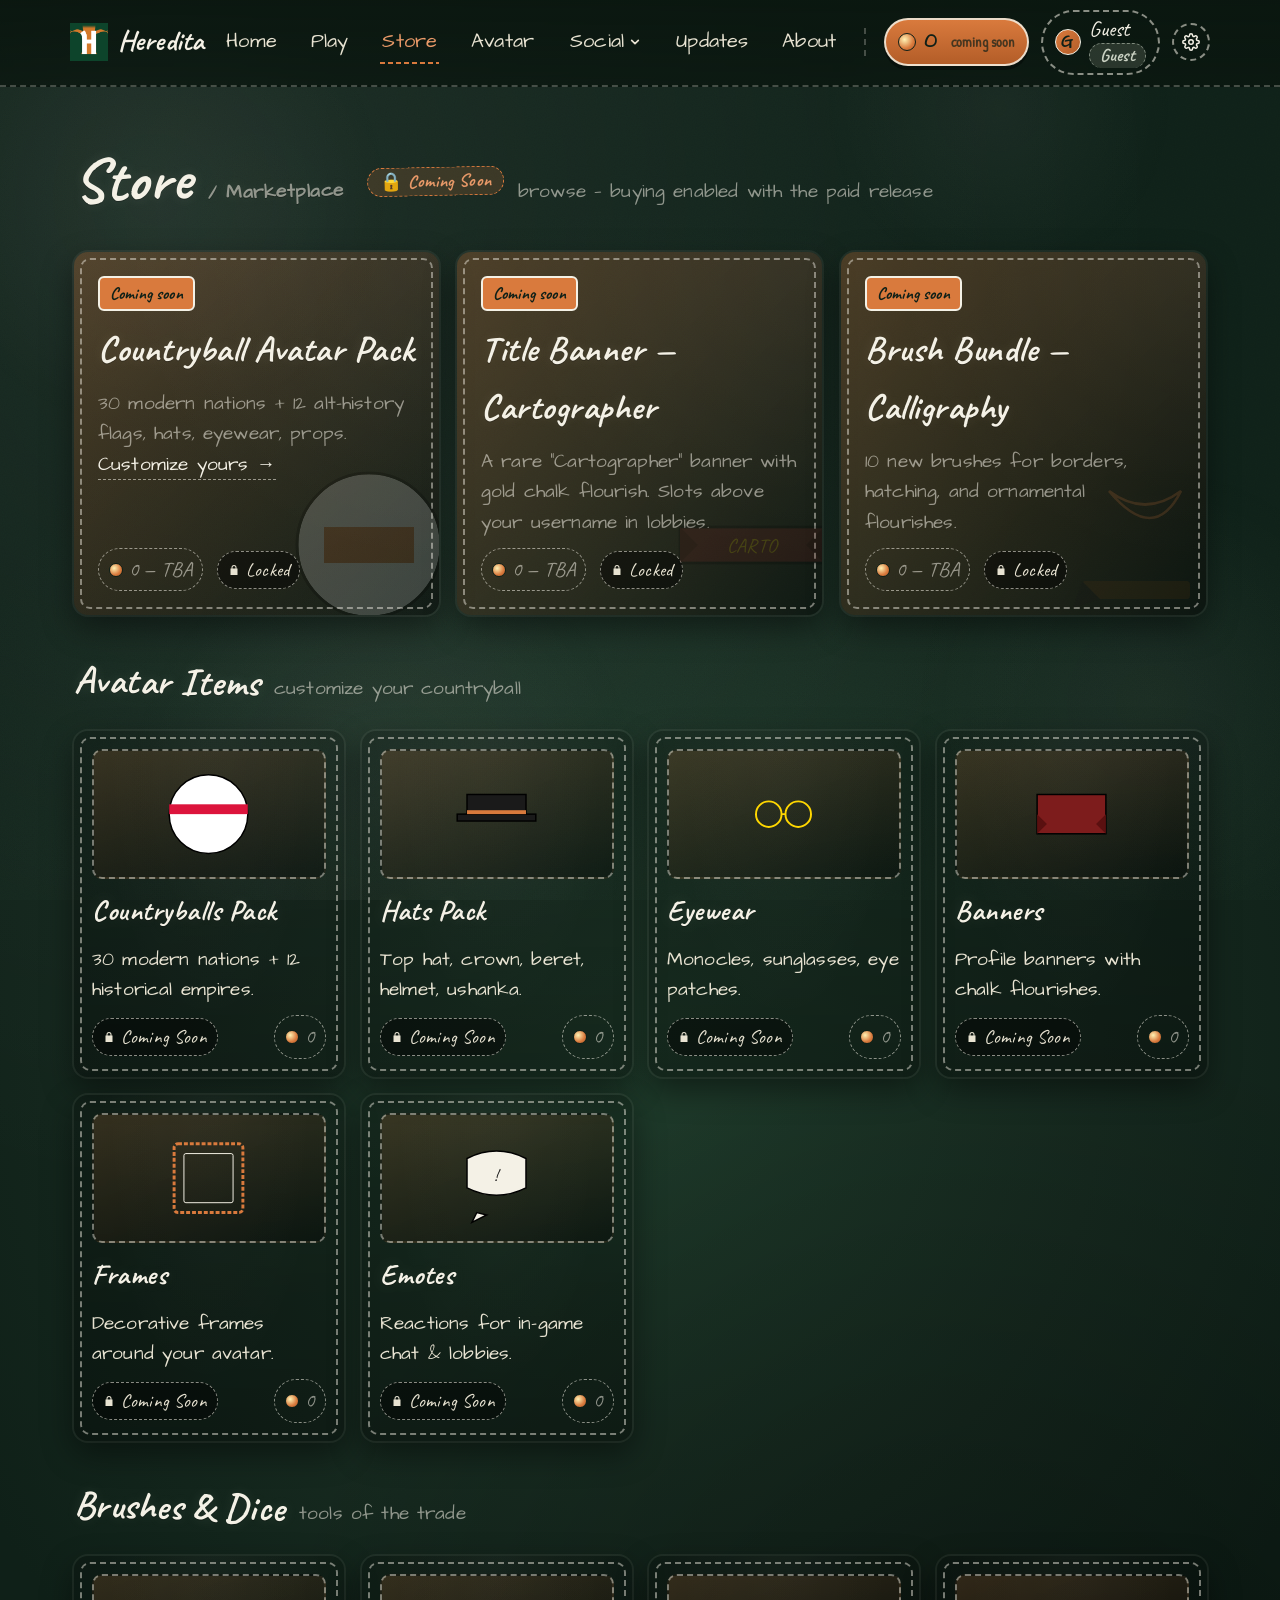
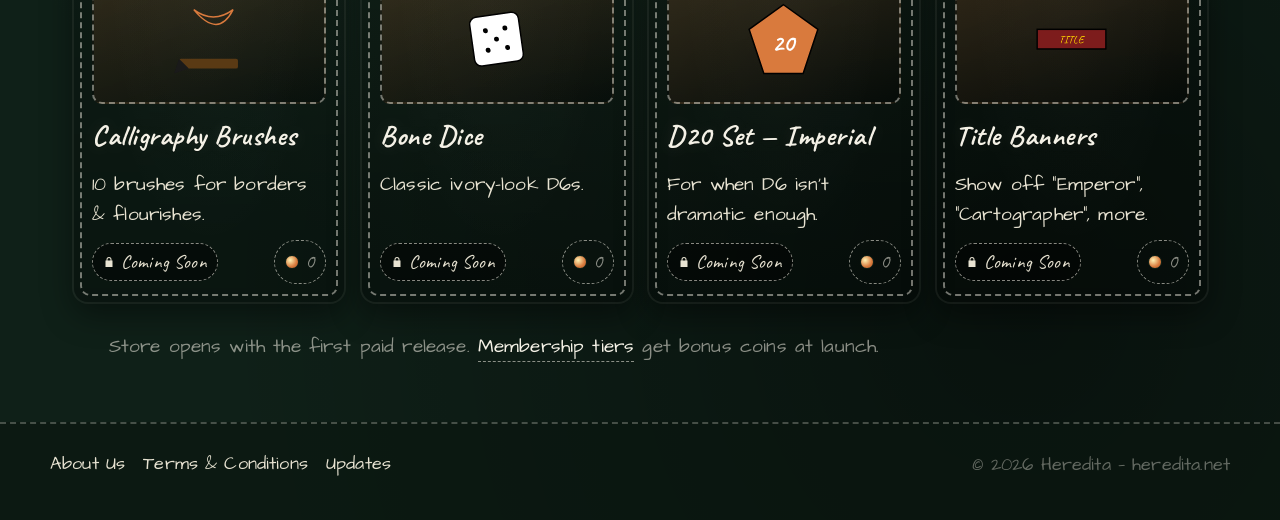
<file: site/store.html>
<!doctype html>
<html lang="en">
<head>
  <meta charset="utf-8" />
  <meta name="viewport" content="width=device-width, initial-scale=1" />
  <title>Heredita — Store</title>
  <link rel="icon" href="assets/heredita-icon.webp" type="image/webp" />
  <link rel="stylesheet" href="css/chalkboard.css?v=20260526-3" />
</head>
<body>

  <header class="topbar">
    <div class="inner">
      <div class="topbar-left">
        <a class="brand" href="play.html" aria-label="Heredita — Play">
          <img src="assets/heredita-icon.webp" alt="" />
          <span class="brand-name">Heredita</span>
        </a>
        <button class="nav-toggle" aria-label="Toggle navigation">Menu</button>
        <nav aria-label="Primary" data-social-host>
          <a href="home.html">Home</a>
          <a href="play.html">Play</a>
          <a href="store.html" class="active">Store</a>
          <a href="avatar.html">Avatar</a>
          <a href="updates.html">Updates</a>
          <a href="about.html">About</a>
        </nav>
      </div>
      <div class="topbar-right">
        <div class="coin-chip" title="In-game currency — coming soon">
          <span class="coin" aria-hidden="true"></span>
          <span>0</span>
          <span class="soon">coming soon</span>
        </div>
        <div class="user-chip">
          <span class="avatar">G</span>
          <div class="user-block">
            <span class="name">Guest</span>
            <a href="membership.html" class="tier-badge" data-tier="guest">Guest</a>
          </div>
        </div>
        <a class="btn-icon" href="settings.html" aria-label="Settings">
          <svg viewBox="0 0 24 24" fill="none" stroke="currentColor" stroke-width="2" stroke-linecap="round" stroke-linejoin="round">
            <circle cx="12" cy="12" r="3"/>
            <path d="M19.4 15a1.65 1.65 0 0 0 .33 1.82l.06.06a2 2 0 1 1-2.83 2.83l-.06-.06a1.65 1.65 0 0 0-1.82-.33 1.65 1.65 0 0 0-1 1.51V21a2 2 0 1 1-4 0v-.09a1.65 1.65 0 0 0-1-1.51 1.65 1.65 0 0 0-1.82.33l-.06.06a2 2 0 1 1-2.83-2.83l.06-.06a1.65 1.65 0 0 0 .33-1.82 1.65 1.65 0 0 0-1.51-1H3a2 2 0 1 1 0-4h.09a1.65 1.65 0 0 0 1.51-1 1.65 1.65 0 0 0-.33-1.82l-.06-.06a2 2 0 1 1 2.83-2.83l.06.06a1.65 1.65 0 0 0 1.82.33H9a1.65 1.65 0 0 0 1-1.51V3a2 2 0 1 1 4 0v.09a1.65 1.65 0 0 0 1 1.51 1.65 1.65 0 0 0 1.82-.33l.06-.06a2 2 0 1 1 2.83 2.83l-.06.06a1.65 1.65 0 0 0-.33 1.82V9a1.65 1.65 0 0 0 1.51 1H21a2 2 0 1 1 0 4h-.09a1.65 1.65 0 0 0-1.51 1z"/>
          </svg>
        </a>
      </div>
    </div>
  </header>

  <main class="container" style="padding-top: 22px;">

    <div class="section-title reveal">
      <h1 class="tilt-l">Store <span class="muted" style="font-family:'Architects Daughter',cursive; font-size:1rem;">/ Marketplace</span> <span class="lock-pill" title="Coming soon — preview only">🔒 Coming Soon</span></h1>
      <span class="muted">browse — buying enabled with the paid release</span>
    </div>

    <!-- FEATURED -->
    <div class="store-featured">

      <article class="chalk-card featured-card reveal delay-1">
        <span class="badge">Coming soon</span>
        <h3>Countryball Avatar Pack</h3>
        <p class="muted" style="margin:0;">30 modern nations + 12 alt-history flags, hats, eyewear, props. <a href="avatar.html">Customize yours →</a></p>
        <div class="row" style="margin-top:auto;">
          <span class="price-pill"><span class="coin"></span> 0 — TBA</span>
          <span class="lock-badge">Locked</span>
        </div>
        <svg class="glyph" viewBox="0 0 200 200" aria-hidden="true">
          <circle cx="100" cy="100" r="80" fill="#fff" stroke="#000" stroke-width="3"/>
          <rect x="50" y="80" width="100" height="40" fill="#d97a3d"/>
          <circle cx="100" cy="100" r="80" fill="none" stroke="#000" stroke-width="3"/>
        </svg>
      </article>

      <article class="chalk-card featured-card reveal delay-2">
        <span class="badge">Coming soon</span>
        <h3>Title Banner — Cartographer</h3>
        <p class="muted" style="margin:0;">A rare "Cartographer" banner with gold chalk flourish. Slots above your username in lobbies.</p>
        <div class="row" style="margin-top:auto;">
          <span class="price-pill"><span class="coin"></span> 0 — TBA</span>
          <span class="lock-badge">Locked</span>
        </div>
        <svg class="glyph" viewBox="0 0 200 200" aria-hidden="true">
          <rect x="20" y="80" width="160" height="40" fill="#7d1c1c" stroke="#000" stroke-width="3"/>
          <polygon points="20,120 40,100 20,80" fill="#5a1010"/>
          <polygon points="180,120 160,100 180,80" fill="#5a1010"/>
          <text x="100" y="108" text-anchor="middle" font-family="Caveat" font-size="22" fill="#FFD700">CARTO</text>
        </svg>
      </article>

      <article class="chalk-card featured-card reveal delay-3">
        <span class="badge">Coming soon</span>
        <h3>Brush Bundle — Calligraphy</h3>
        <p class="muted" style="margin:0;">10 new brushes for borders, hatching, and ornamental flourishes.</p>
        <div class="row" style="margin-top:auto;">
          <span class="price-pill"><span class="coin"></span> 0 — TBA</span>
          <span class="lock-badge">Locked</span>
        </div>
        <svg class="glyph" viewBox="0 0 200 200" aria-hidden="true">
          <rect x="40" y="140" width="120" height="20" rx="4" fill="#5a3a14"/>
          <polygon points="40,140 30,170 60,160" fill="#1a1a1a"/>
          <path d="M70,40 q40,30 80,0 q-30,60 -80,0" fill="none" stroke="#d97a3d" stroke-width="3"/>
        </svg>
      </article>

    </div>

    <!-- AVATAR ITEMS -->
    <div class="section-title reveal" style="margin-top:36px;">
      <h2 class="tilt-r">Avatar Items</h2>
      <span class="muted">customize your countryball</span>
    </div>
    <div class="store-grid">

      <article class="chalk-card store-item reveal">
        <div class="thumb">
          <svg viewBox="0 0 200 200" aria-hidden="true">
            <circle cx="100" cy="100" r="80" fill="#fff" stroke="#000" stroke-width="3"/>
            <rect x="20" y="80" width="160" height="20" fill="#dc143c"/>
          </svg>
        </div>
        <h3>Countryballs Pack</h3>
        <p>30 modern nations + 12 historical empires.</p>
        <div class="row-bottom">
          <span class="lock-badge">Coming Soon</span>
          <span class="price-pill"><span class="coin"></span> 0</span>
        </div>
      </article>

      <article class="chalk-card store-item reveal">
        <div class="thumb">
          <svg viewBox="0 0 200 200" aria-hidden="true">
            <rect x="40" y="60" width="120" height="40" fill="#1a1a1a" stroke="#000" stroke-width="3"/>
            <rect x="20" y="100" width="160" height="14" fill="#1a1a1a" stroke="#000" stroke-width="3"/>
            <rect x="40" y="92"  width="120" height="8" fill="#d97a3d"/>
          </svg>
        </div>
        <h3>Hats Pack</h3>
        <p>Top hat, crown, beret, helmet, ushanka.</p>
        <div class="row-bottom">
          <span class="lock-badge">Coming Soon</span>
          <span class="price-pill"><span class="coin"></span> 0</span>
        </div>
      </article>

      <article class="chalk-card store-item reveal">
        <div class="thumb">
          <svg viewBox="0 0 200 200" aria-hidden="true">
            <circle cx="70" cy="100" r="26" fill="none" stroke="#FFD700" stroke-width="4"/>
            <circle cx="130" cy="100" r="26" fill="none" stroke="#FFD700" stroke-width="4"/>
            <line x1="96" y1="100" x2="104" y2="100" stroke="#FFD700" stroke-width="4"/>
          </svg>
        </div>
        <h3>Eyewear</h3>
        <p>Monocles, sunglasses, eye patches.</p>
        <div class="row-bottom">
          <span class="lock-badge">Coming Soon</span>
          <span class="price-pill"><span class="coin"></span> 0</span>
        </div>
      </article>

      <article class="chalk-card store-item reveal">
        <div class="thumb">
          <svg viewBox="0 0 200 200" aria-hidden="true">
            <rect x="30" y="60" width="140" height="80" fill="#7d1c1c" stroke="#000" stroke-width="3"/>
            <polygon points="30,140 50,120 30,100" fill="#5a1010"/>
            <polygon points="170,140 150,120 170,100" fill="#5a1010"/>
          </svg>
        </div>
        <h3>Banners</h3>
        <p>Profile banners with chalk flourishes.</p>
        <div class="row-bottom">
          <span class="lock-badge">Coming Soon</span>
          <span class="price-pill"><span class="coin"></span> 0</span>
        </div>
      </article>

      <article class="chalk-card store-item reveal">
        <div class="thumb">
          <svg viewBox="0 0 200 200" aria-hidden="true">
            <rect x="30" y="30" width="140" height="140" rx="8" fill="none" stroke="#d97a3d" stroke-width="6" stroke-dasharray="8 4"/>
            <rect x="50" y="50" width="100" height="100" rx="4" fill="none" stroke="#f4f1e6" stroke-width="2"/>
          </svg>
        </div>
        <h3>Frames</h3>
        <p>Decorative frames around your avatar.</p>
        <div class="row-bottom">
          <span class="lock-badge">Coming Soon</span>
          <span class="price-pill"><span class="coin"></span> 0</span>
        </div>
      </article>

      <article class="chalk-card store-item reveal">
        <div class="thumb">
          <svg viewBox="0 0 200 200" aria-hidden="true">
            <path d="M40,60 q60,-30 120,0 v60 q-60,30 -120,0 z" fill="#f4f1e6" stroke="#000" stroke-width="3"/>
            <path d="M60,170 l-10,20 l30,-15 z" fill="#f4f1e6" stroke="#000" stroke-width="3"/>
            <text x="100" y="105" text-anchor="middle" font-family="Caveat" font-size="34" fill="#1a1a1a">!</text>
          </svg>
        </div>
        <h3>Emotes</h3>
        <p>Reactions for in-game chat &amp; lobbies.</p>
        <div class="row-bottom">
          <span class="lock-badge">Coming Soon</span>
          <span class="price-pill"><span class="coin"></span> 0</span>
        </div>
      </article>

    </div>

    <!-- BRUSHES & DICE -->
    <div class="section-title reveal" style="margin-top:36px;">
      <h2 class="tilt-r">Brushes &amp; Dice</h2>
      <span class="muted">tools of the trade</span>
    </div>
    <div class="store-grid">

      <article class="chalk-card store-item reveal">
        <div class="thumb">
          <svg viewBox="0 0 200 200" aria-hidden="true">
            <rect x="40" y="140" width="120" height="20" rx="4" fill="#5a3a14"/>
            <polygon points="40,140 30,170 60,160" fill="#1a1a1a"/>
            <path d="M70,40 q40,30 80,0 q-30,60 -80,0" fill="none" stroke="#d97a3d" stroke-width="3"/>
          </svg>
        </div>
        <h3>Calligraphy Brushes</h3>
        <p>10 brushes for borders &amp; flourishes.</p>
        <div class="row-bottom">
          <span class="lock-badge">Coming Soon</span>
          <span class="price-pill"><span class="coin"></span> 0</span>
        </div>
      </article>

      <article class="chalk-card store-item reveal">
        <div class="thumb">
          <svg viewBox="0 0 200 200" aria-hidden="true">
            <rect x="50" y="50" width="100" height="100" rx="14" fill="#fff" stroke="#000" stroke-width="3" transform="rotate(-8 100 100)"/>
            <circle cx="80" cy="80" r="5" fill="#000" transform="rotate(-8 100 100)"/>
            <circle cx="120" cy="120" r="5" fill="#000" transform="rotate(-8 100 100)"/>
            <circle cx="80" cy="120" r="5" fill="#000" transform="rotate(-8 100 100)"/>
            <circle cx="120" cy="80" r="5" fill="#000" transform="rotate(-8 100 100)"/>
            <circle cx="100" cy="100" r="5" fill="#000" transform="rotate(-8 100 100)"/>
          </svg>
        </div>
        <h3>Bone Dice</h3>
        <p>Classic ivory-look D6s.</p>
        <div class="row-bottom">
          <span class="lock-badge">Coming Soon</span>
          <span class="price-pill"><span class="coin"></span> 0</span>
        </div>
      </article>

      <article class="chalk-card store-item reveal">
        <div class="thumb">
          <svg viewBox="0 0 200 200" aria-hidden="true">
            <polygon points="100,30 170,80 140,170 60,170 30,80" fill="#d97a3d" stroke="#000" stroke-width="3"/>
            <text x="100" y="125" text-anchor="middle" font-family="Caveat" font-size="50" font-weight="700" fill="#fff">20</text>
          </svg>
        </div>
        <h3>D20 Set — Imperial</h3>
        <p>For when D6 isn't dramatic enough.</p>
        <div class="row-bottom">
          <span class="lock-badge">Coming Soon</span>
          <span class="price-pill"><span class="coin"></span> 0</span>
        </div>
      </article>

      <article class="chalk-card store-item reveal">
        <div class="thumb">
          <svg viewBox="0 0 200 200" aria-hidden="true">
            <rect x="30" y="80" width="140" height="40" fill="#7d1c1c" stroke="#000" stroke-width="3"/>
            <text x="100" y="108" text-anchor="middle" font-family="Caveat" font-size="22" fill="#FFD700">TITLE</text>
          </svg>
        </div>
        <h3>Title Banners</h3>
        <p>Show off "Emperor", "Cartographer", more.</p>
        <div class="row-bottom">
          <span class="lock-badge">Coming Soon</span>
          <span class="price-pill"><span class="coin"></span> 0</span>
        </div>
      </article>

    </div>

    <p class="muted text-center reveal" style="margin: 30px 0 8px;">
      Store opens with the first paid release. <a href="membership.html">Membership tiers</a> get bonus coins at launch.
    </p>

  </main>

  <footer class="site-footer">
    <div class="footer-inner">
      <div class="footer-links">
        <a href="about.html">About Us</a>
        <a href="terms.html">Terms &amp; Conditions</a>
        <a href="updates.html">Updates</a>
      </div>
      <div class="footer-meta">© 2026 Heredita — <span class="muted">heredita.net</span></div>
    </div>
  </footer>

  <script src="js/api.js?v=20260526-3"></script>
  <script src="js/app.js?v=20260526-3"></script>
  <script src="js/chat-config.js?v=20260526-3"></script>
  <script src="js/avatar.js?v=20260526-3"></script>
  <script src="js/social-nav.js?v=20260526-3"></script>
</body>
</html>
</file>
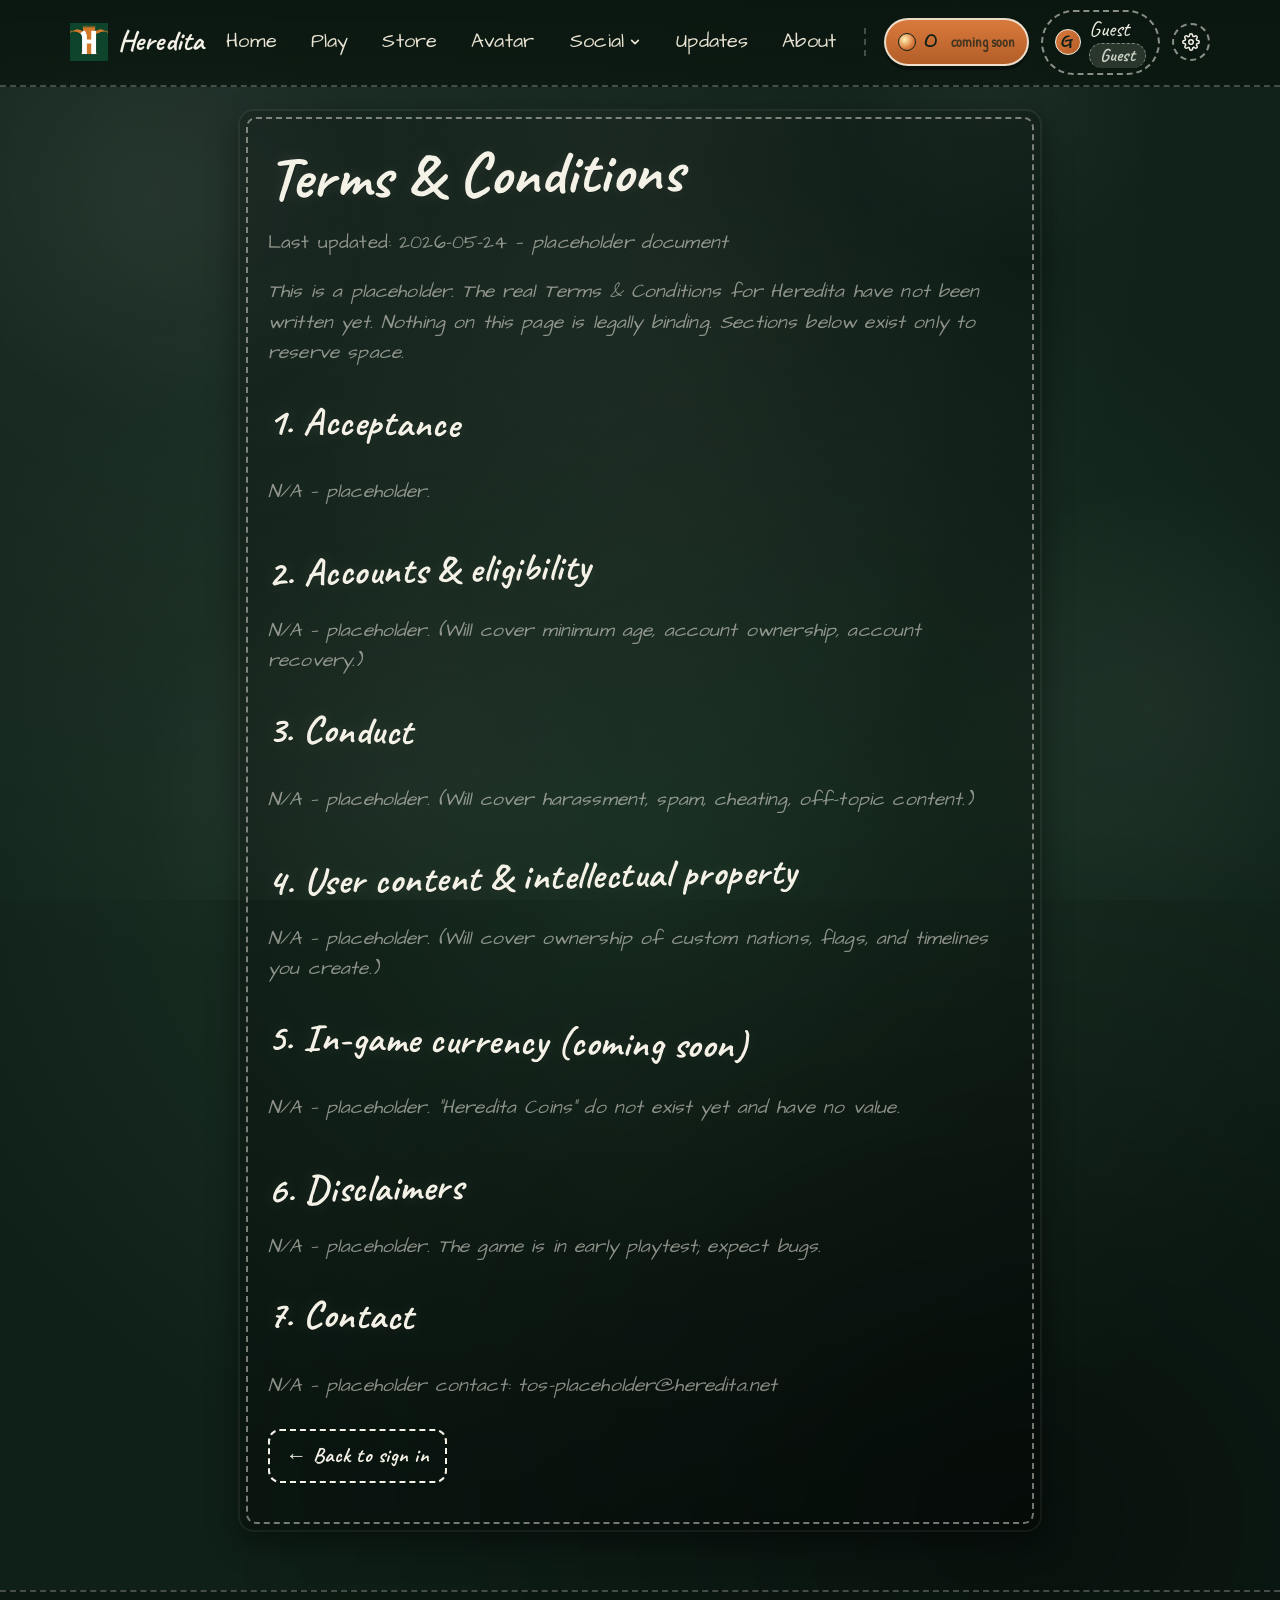
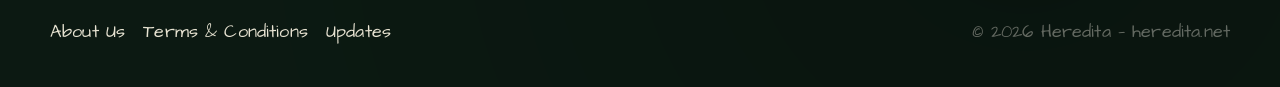
<file: site/terms.html>
<!doctype html>
<html lang="en">
<head>
  <meta charset="utf-8" />
  <meta name="viewport" content="width=device-width, initial-scale=1" />
  <title>Heredita — Terms &amp; Conditions</title>
  <link rel="icon" href="assets/heredita-icon.webp" type="image/webp" />
  <link rel="stylesheet" href="css/chalkboard.css?v=20260526-3" />
</head>
<body>

  <header class="topbar">
    <div class="inner">
      <div class="topbar-left">
        <a class="brand" href="home.html" aria-label="Heredita — Home">
          <img src="assets/heredita-icon.webp" alt="" />
          <span class="brand-name">Heredita</span>
        </a>
        <button class="nav-toggle" aria-label="Toggle navigation">Menu</button>
        <nav aria-label="Primary" data-social-host>
          <a href="home.html">Home</a>
          <a href="play.html">Play</a>
          <a href="store.html">Store</a>
          <a href="avatar.html">Avatar</a>
          <a href="updates.html">Updates</a>
          <a href="about.html">About</a>
        </nav>
      </div>
      <div class="topbar-right">
        <div class="coin-chip" title="In-game currency — coming soon">
          <span class="coin" aria-hidden="true"></span>
          <span>0</span>
          <span class="soon">coming soon</span>
        </div>
        <div class="user-chip">
          <span class="avatar">G</span>
          <div class="user-block">
            <span class="name">Guest</span>
            <a href="membership.html" class="tier-badge" data-tier="guest">Guest</a>
          </div>
        </div>
        <a class="btn-icon" href="settings.html" aria-label="Settings">
          <svg viewBox="0 0 24 24" fill="none" stroke="currentColor" stroke-width="2" stroke-linecap="round" stroke-linejoin="round">
            <circle cx="12" cy="12" r="3"/>
            <path d="M19.4 15a1.65 1.65 0 0 0 .33 1.82l.06.06a2 2 0 1 1-2.83 2.83l-.06-.06a1.65 1.65 0 0 0-1.82-.33 1.65 1.65 0 0 0-1 1.51V21a2 2 0 1 1-4 0v-.09a1.65 1.65 0 0 0-1-1.51 1.65 1.65 0 0 0-1.82.33l-.06.06a2 2 0 1 1-2.83-2.83l.06-.06a1.65 1.65 0 0 0 .33-1.82 1.65 1.65 0 0 0-1.51-1H3a2 2 0 1 1 0-4h.09a1.65 1.65 0 0 0 1.51-1 1.65 1.65 0 0 0-.33-1.82l-.06-.06a2 2 0 1 1 2.83-2.83l.06.06a1.65 1.65 0 0 0 1.82.33H9a1.65 1.65 0 0 0 1-1.51V3a2 2 0 1 1 4 0v.09a1.65 1.65 0 0 0 1 1.51 1.65 1.65 0 0 0 1.82-.33l.06-.06a2 2 0 1 1 2.83 2.83l-.06.06a1.65 1.65 0 0 0-.33 1.82V9a1.65 1.65 0 0 0 1.51 1H21a2 2 0 1 1 0 4h-.09a1.65 1.65 0 0 0-1.51 1z"/>
          </svg>
        </a>
      </div>
    </div>
  </header>

  <main class="container">
    <section class="chalk-card tos-doc reveal" style="margin-top:24px;">
      <h1 class="tilt-l" style="margin-top:0">Terms &amp; Conditions</h1>
      <p class="muted">Last updated: 2026-05-24 — <em>placeholder document</em></p>

      <p class="placeholder">
        This is a placeholder. The real Terms &amp; Conditions for Heredita have not been written yet.
        Nothing on this page is legally binding. Sections below exist only to reserve space.
      </p>

      <h2 class="tilt-r">1. Acceptance</h2>
      <p class="placeholder">N/A — placeholder.</p>

      <h2 class="tilt-l">2. Accounts &amp; eligibility</h2>
      <p class="placeholder">N/A — placeholder. (Will cover minimum age, account ownership, account recovery.)</p>

      <h2 class="tilt-r">3. Conduct</h2>
      <p class="placeholder">N/A — placeholder. (Will cover harassment, spam, cheating, off-topic content.)</p>

      <h2 class="tilt-l">4. User content &amp; intellectual property</h2>
      <p class="placeholder">N/A — placeholder. (Will cover ownership of custom nations, flags, and timelines you create.)</p>

      <h2 class="tilt-r">5. In-game currency (coming soon)</h2>
      <p class="placeholder">N/A — placeholder. "Heredita Coins" do not exist yet and have no value.</p>

      <h2 class="tilt-l">6. Disclaimers</h2>
      <p class="placeholder">N/A — placeholder. The game is in early playtest; expect bugs.</p>

      <h2 class="tilt-r">7. Contact</h2>
      <p class="placeholder">N/A — placeholder contact: <em>tos-placeholder@heredita.net</em></p>

      <p style="margin-top:28px;">
        <a class="btn btn-ghost" href="index.html">← Back to sign in</a>
      </p>
    </section>
  </main>

  <footer class="site-footer">
    <div class="footer-inner">
      <div class="footer-links">
        <a href="about.html">About Us</a>
        <a href="terms.html">Terms &amp; Conditions</a>
        <a href="updates.html">Updates</a>
      </div>
      <div class="footer-meta">© 2026 Heredita — <span class="muted">heredita.net</span></div>
    </div>
  </footer>

  <script src="js/api.js?v=20260526-3"></script>
  <script src="js/app.js?v=20260526-3"></script>
  <script src="js/chat-config.js?v=20260526-3"></script>
  <script src="js/avatar.js?v=20260526-3"></script>
  <script src="js/social-nav.js?v=20260526-3"></script>
</body>
</html>
</file>
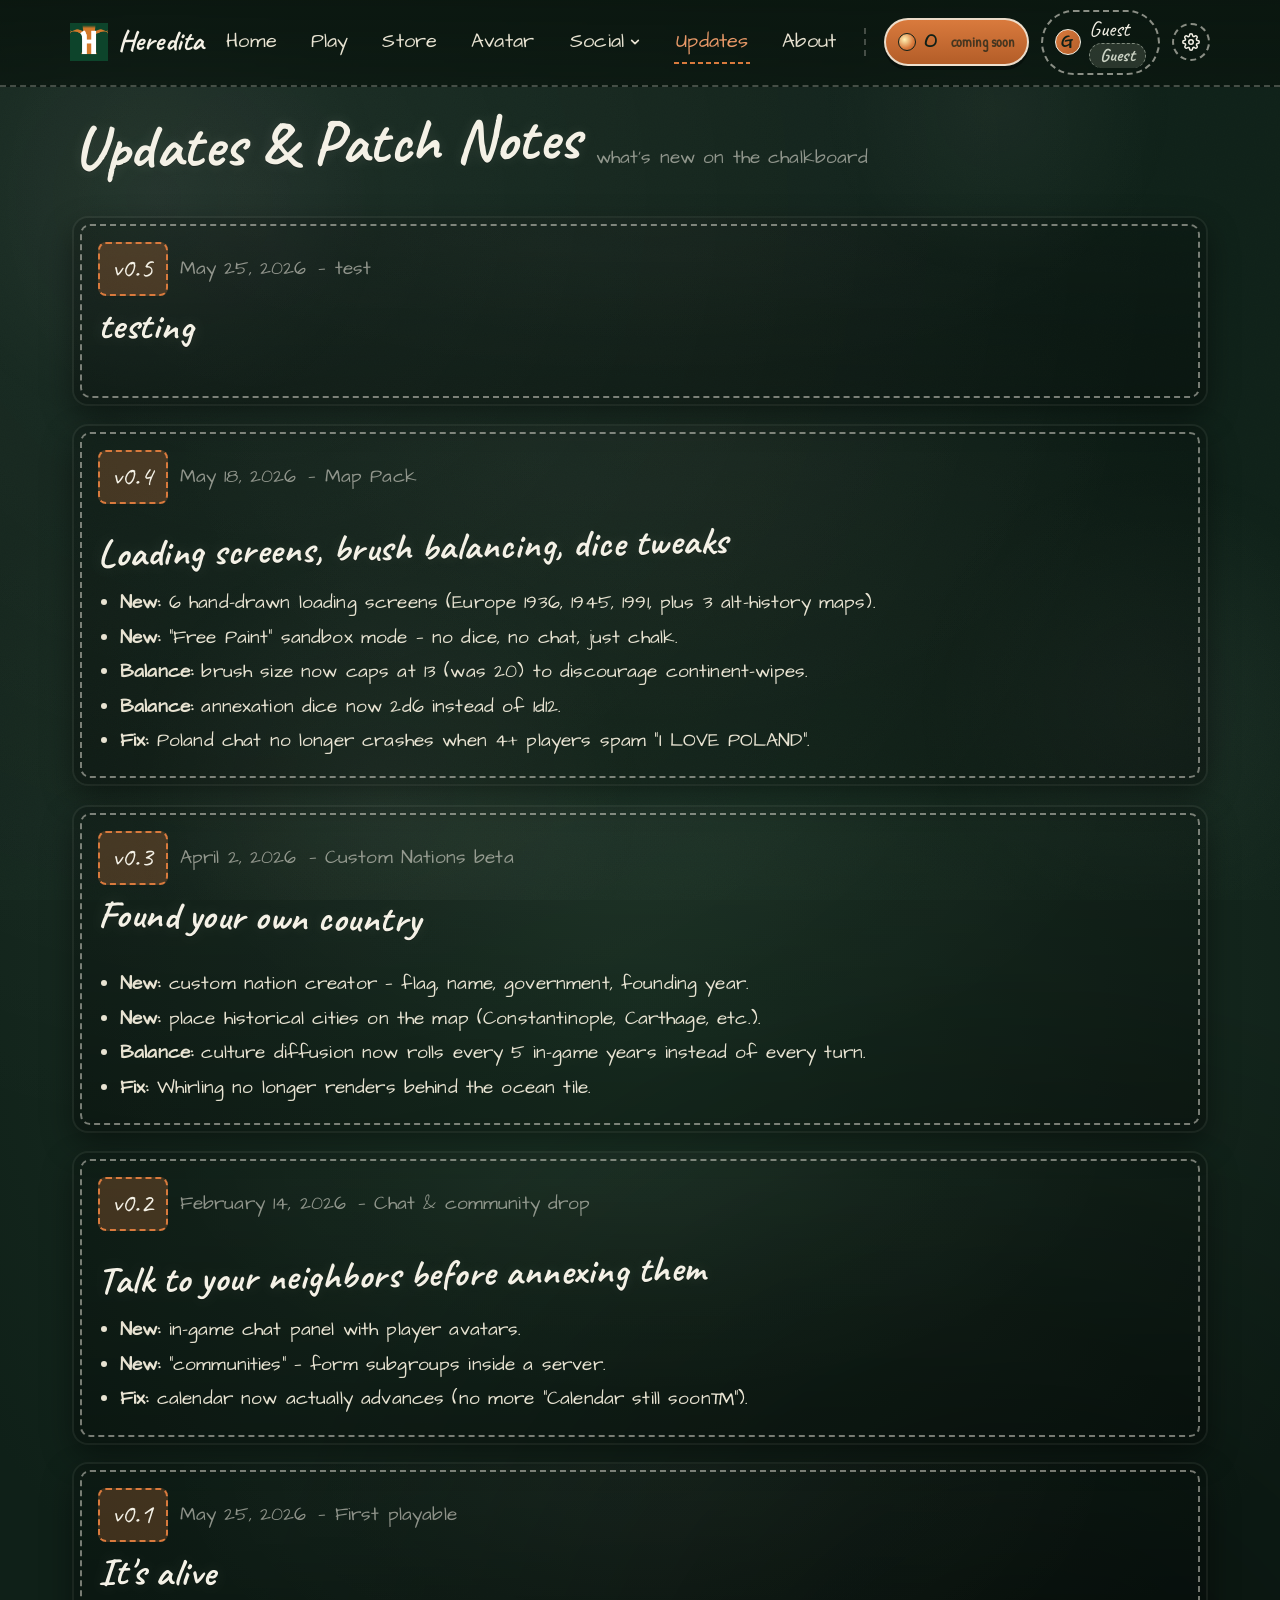
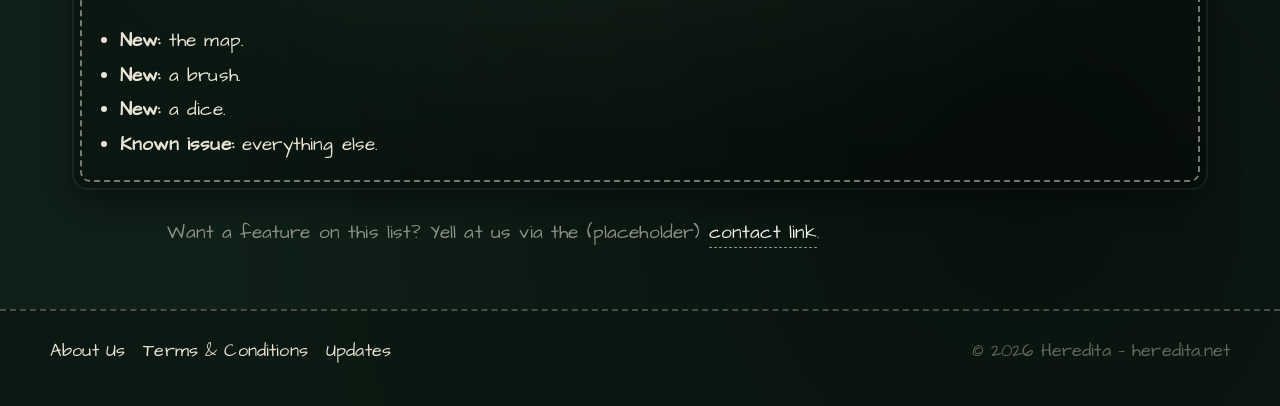
<file: site/updates.html>
<!doctype html>
<html lang="en">
<head>
  <meta charset="utf-8" />
  <meta name="viewport" content="width=device-width, initial-scale=1" />
  <title>Heredita — Updates</title>
  <link rel="icon" href="assets/heredita-icon.webp" type="image/webp" />
  <link rel="stylesheet" href="css/chalkboard.css?v=20260526-3" />
</head>
<body>

  <header class="topbar">
    <div class="inner">
      <div class="topbar-left">
        <a class="brand" href="home.html" aria-label="Heredita — Home">
          <img src="assets/heredita-icon.webp" alt="" />
          <span class="brand-name">Heredita</span>
        </a>
        <button class="nav-toggle" aria-label="Toggle navigation">Menu</button>
        <nav aria-label="Primary" data-social-host>
          <a href="home.html">Home</a>
          <a href="play.html">Play</a>
          <a href="store.html">Store</a>
          <a href="avatar.html">Avatar</a>
          <a href="updates.html" class="active">Updates</a>
          <a href="about.html">About</a>
        </nav>
      </div>
      <div class="topbar-right">
        <div class="coin-chip" title="In-game currency — coming soon">
          <span class="coin" aria-hidden="true"></span>
          <span>0</span>
          <span class="soon">coming soon</span>
        </div>
        <div class="user-chip">
          <span class="avatar">G</span>
          <div class="user-block">
            <span class="name">Guest</span>
            <a href="membership.html" class="tier-badge" data-tier="guest">Guest</a>
          </div>
        </div>
        <a class="btn-icon" href="settings.html" aria-label="Settings">
          <svg viewBox="0 0 24 24" fill="none" stroke="currentColor" stroke-width="2" stroke-linecap="round" stroke-linejoin="round">
            <circle cx="12" cy="12" r="3"/>
            <path d="M19.4 15a1.65 1.65 0 0 0 .33 1.82l.06.06a2 2 0 1 1-2.83 2.83l-.06-.06a1.65 1.65 0 0 0-1.82-.33 1.65 1.65 0 0 0-1 1.51V21a2 2 0 1 1-4 0v-.09a1.65 1.65 0 0 0-1-1.51 1.65 1.65 0 0 0-1.82.33l-.06.06a2 2 0 1 1-2.83-2.83l.06-.06a1.65 1.65 0 0 0 .33-1.82 1.65 1.65 0 0 0-1.51-1H3a2 2 0 1 1 0-4h.09a1.65 1.65 0 0 0 1.51-1 1.65 1.65 0 0 0-.33-1.82l-.06-.06a2 2 0 1 1 2.83-2.83l.06.06a1.65 1.65 0 0 0 1.82.33H9a1.65 1.65 0 0 0 1-1.51V3a2 2 0 1 1 4 0v.09a1.65 1.65 0 0 0 1 1.51 1.65 1.65 0 0 0 1.82-.33l.06-.06a2 2 0 1 1 2.83 2.83l-.06.06a1.65 1.65 0 0 0-.33 1.82V9a1.65 1.65 0 0 0 1.51 1H21a2 2 0 1 1 0 4h-.09a1.65 1.65 0 0 0-1.51 1z"/>
          </svg>
        </a>
      </div>
    </div>
  </header>

  <main class="container">
    <div class="section-title reveal" style="margin-top:24px;">
      <h1 class="tilt-l">Updates &amp; Patch Notes</h1>
      <span class="muted">what's new on the chalkboard</span>
    </div>

    <div id="updatesTimeline" class="timeline" aria-live="polite">
      <p class="muted text-center" style="padding: 30px 0;">Loading patch notes…</p>
    </div>

    <p class="muted text-center" style="margin: 30px 0 10px;">
      Want a feature on this list? Yell at us via the (placeholder) <a href="terms.html">contact link</a>.
    </p>
  </main>

  <footer class="site-footer">
    <div class="footer-inner">
      <div class="footer-links">
        <a href="about.html">About Us</a>
        <a href="terms.html">Terms &amp; Conditions</a>
        <a href="updates.html">Updates</a>
      </div>
      <div class="footer-meta">© 2026 Heredita — <span class="muted">heredita.net</span></div>
    </div>
  </footer>

  <script src="js/api.js?v=20260526-3"></script>
  <script src="js/app.js?v=20260526-3"></script>
  <script src="js/chat-config.js?v=20260526-3"></script>
  <script src="js/avatar.js?v=20260526-3"></script>
  <script src="js/social-nav.js?v=20260526-3"></script>
  <script>
    // Renders updates from /content/updates.json so the Decap CMS admin
    // can edit them without touching markup.
    (function () {
      const TILT = ['tilt-r', 'tilt-l'];
      const DELAYS = ['delay-1','delay-2','delay-3','delay-4'];

      function escapeHtml(s) {
        return String(s).replace(/[&<>"']/g, c => ({
          '&':'&amp;','<':'&lt;','>':'&gt;','"':'&quot;',"'":'&#39;'
        }[c]));
      }
      // very small markdown-ish: **bold** + literal newlines
      function inlineFormat(s) {
        return escapeHtml(s).replace(/\*\*(.+?)\*\*/g, '<strong>$1</strong>');
      }
      function fmtDate(iso) {
        try {
          const d = new Date(iso);
          if (isNaN(d)) return iso;
          return d.toLocaleDateString('en-US', { year:'numeric', month:'long', day:'numeric' });
        } catch { return iso; }
      }

      async function loadUpdates() {
        const container = document.getElementById('updatesTimeline');
        try {
          const res = await fetch('content/updates.json?t=' + Date.now(), { cache: 'no-store' });
          if (!res.ok) throw new Error('HTTP ' + res.status);
          const data = await res.json();
          const list = (data && Array.isArray(data.updates)) ? data.updates : [];
          if (!list.length) {
            container.innerHTML = '<p class="muted text-center" style="padding: 30px 0;">No patch notes yet.</p>';
            return;
          }
          container.innerHTML = list.map((u, i) => `
            <article class="chalk-card update-entry reveal ${DELAYS[i % DELAYS.length]}">
              <div class="meta">
                <span class="version">${escapeHtml(u.version || '')}</span>
                <span class="date">${escapeHtml(fmtDate(u.date || ''))}</span>
                ${u.tagline ? `<span class="muted">— ${escapeHtml(u.tagline)}</span>` : ''}
              </div>
              <h2 class="${TILT[i % TILT.length]}">${escapeHtml(u.title || '')}</h2>
              ${Array.isArray(u.items) && u.items.length
                ? `<ul>${u.items.map(it => `<li>${inlineFormat(it)}</li>`).join('')}</ul>`
                : ''}
            </article>
          `).join('');
          // Re-apply scroll reveal to the freshly-injected cards
          if (window.HereditaApp && typeof window.HereditaApp.rewireReveal === 'function') {
            window.HereditaApp.rewireReveal();
          } else {
            // Fallback: just unhide them
            container.querySelectorAll('.reveal').forEach(el => el.classList.add('in'));
          }
        } catch (err) {
          console.error('[updates] failed to load', err);
          container.innerHTML = `
            <article class="chalk-card update-entry">
              <h2 class="tilt-l">Couldn't load patch notes</h2>
              <p class="muted">${escapeHtml(err.message || 'Unknown error')}. Try a hard refresh.</p>
            </article>`;
        }
      }
      document.addEventListener('DOMContentLoaded', loadUpdates);
    })();
  </script>
</body>
</html>
</file>
<file: site/css/chalkboard.css>
/* =========================================================
   HEREDITA — Chalkboard Theme
   Shared across all pages.
   ========================================================= */

@import url('https://fonts.googleapis.com/css2?family=Caveat:wght@500;700&family=Patrick+Hand&family=Architects+Daughter&family=Kalam:wght@300;400;700&family=Special+Elite&display=swap');

:root {
  /* Chalkboard greens */
  --board-1: #1e3a2a;
  --board-2: #16291f;
  --board-3: #0f2018;
  --board-edge: #0a160f;

  /* Chalk */
  --chalk: #f4f1e6;
  --chalk-soft: #e8e3d2;
  --chalk-faded: rgba(244, 241, 230, 0.55);
  --chalk-dust: rgba(244, 241, 230, 0.10);

  /* Accent (from logo) */
  --accent: #d97a3d;
  --accent-soft: #e89968;
  --accent-deep: #b35d28;

  /* Tier colors */
  --tier-guest-fg:    #c9d1c2;
  --tier-guest-bg:    rgba(180, 192, 170, 0.18);
  --tier-guest-bd:    rgba(201, 209, 194, 0.55);

  --tier-regular-fg:  #f4f1e6;
  --tier-regular-bg:  rgba(244, 241, 230, 0.14);
  --tier-regular-bd:  rgba(244, 241, 230, 0.65);

  --tier-emperor-fg:  #fff0c6;
  --tier-emperor-bg:  linear-gradient(135deg, rgba(255,210,80,0.30), rgba(217,122,61,0.30));
  --tier-emperor-bd:  #f4c95d;

  /* Wood / frame */
  --wood-1: #5b3a1f;
  --wood-2: #3a2510;

  /* Sizing */
  --radius: 14px;
  --maxw: 1180px;
  --shadow-chalk: 0 0 0 2px rgba(244,241,230,0.06),
                  0 12px 32px rgba(0,0,0,0.45);

  /* Z scale */
  --z-nav: 30;
  --z-overlay: 80;
  --z-toast: 90;
}

* { box-sizing: border-box; }

html, body {
  margin: 0;
  padding: 0;
  min-height: 100%;
  font-family: 'Architects Daughter', 'Kalam', 'Patrick Hand', system-ui, sans-serif;
  color: var(--chalk);
  background-color: var(--board-2);
  font-size: 19px;
  line-height: 1.6;
  letter-spacing: 0.15px;
  -webkit-font-smoothing: antialiased;
  text-rendering: optimizeLegibility;
}

/* Chalkboard background — layered greens + SVG noise */
body {
  background-image:
    radial-gradient(ellipse 120% 80% at 20% 10%, rgba(255,255,255,0.05), transparent 60%),
    radial-gradient(ellipse 90% 60% at 80% 90%, rgba(0,0,0,0.45), transparent 70%),
    radial-gradient(ellipse 60% 40% at 50% 50%, var(--board-1), var(--board-2) 60%, var(--board-3) 100%);
  position: relative;
  overflow-x: hidden;
}

/* Chalk-dust grain overlay */
body::before {
  content: "";
  position: fixed;
  inset: 0;
  pointer-events: none;
  z-index: 1;
  opacity: 0.35;
  mix-blend-mode: overlay;
  background-image: url("data:image/svg+xml;utf8,<svg xmlns='http://www.w3.org/2000/svg' width='220' height='220'><filter id='n'><feTurbulence type='fractalNoise' baseFrequency='0.9' numOctaves='2' stitchTiles='stitch'/><feColorMatrix values='0 0 0 0 1   0 0 0 0 1   0 0 0 0 1   0 0 0 0.6 0'/></filter><rect width='100%' height='100%' filter='url(%23n)' opacity='0.55'/></svg>");
}

/* Subtle chalk smudges */
body::after {
  content: "";
  position: fixed;
  inset: 0;
  pointer-events: none;
  z-index: 1;
  background:
    radial-gradient(circle at 12% 22%, rgba(244,241,230,0.05) 0, transparent 18%),
    radial-gradient(circle at 78% 12%, rgba(244,241,230,0.04) 0, transparent 14%),
    radial-gradient(circle at 30% 88%, rgba(244,241,230,0.05) 0, transparent 22%),
    radial-gradient(circle at 90% 78%, rgba(244,241,230,0.04) 0, transparent 18%);
}

main, header, footer, section, .container {
  position: relative;
  z-index: 2;
}

/* ============= Typography ============= */
h1, h2, h3, h4 {
  font-family: 'Caveat', 'Patrick Hand', cursive;
  color: var(--chalk);
  text-shadow:
    0 1px 0 rgba(0,0,0,0.25),
    0 0 14px rgba(244,241,230,0.10);
  margin: 0 0 .4em;
  letter-spacing: 0.5px;
  font-weight: 700;
}

h1 { font-size: clamp(2.2rem, 4.8vw, 3.6rem); line-height: 1.05; }
h2 { font-size: clamp(1.7rem, 3vw, 2.4rem); }
h3 { font-size: clamp(1.3rem, 2vw, 1.6rem); }

h1.tilt-l, h2.tilt-l, h3.tilt-l { transform: rotate(-1.2deg); }
h1.tilt-r, h2.tilt-r, h3.tilt-r { transform: rotate(1deg); }

p, li, label, input, span, div, td, th {
  font-family: 'Architects Daughter', 'Kalam', cursive;
}

p { color: var(--chalk-soft); max-width: 70ch; }
/* When a paragraph sits inside a centered block, also center the
   paragraph element itself so the 70ch max-width doesn't pin it left. */
.text-center > p,
.text-center p {
  margin-left: auto;
  margin-right: auto;
}
li  { color: var(--chalk-soft); }

/* Buttons + tags keep the playful Caveat for chunky chalk feel */
button, .btn, .tag, .version, .coin-chip, .user-chip, .auth-tabs button, .brand-name {
  font-family: 'Caveat', 'Architects Daughter', cursive;
}

/* Labels: Patrick Hand reads slightly chunkier — good for form labels */
.field label { font-family: 'Patrick Hand', 'Caveat', cursive; }

a {
  color: var(--chalk);
  text-decoration: none;
  border-bottom: 1.5px dashed var(--chalk-faded);
  padding-bottom: 1px;
  transition: color .2s, border-color .2s;
}
a:hover { color: var(--accent-soft); border-bottom-color: var(--accent); }
a:focus-visible { outline: 2px dashed var(--accent); outline-offset: 3px; border-radius: 4px; }

/* ============= Layout helpers ============= */
.container {
  max-width: var(--maxw);
  margin: 0 auto;
  padding: 0 24px;
}

.stack > * + * { margin-top: 14px; }
.row { display: flex; align-items: center; gap: 14px; flex-wrap: wrap; }
.spacer { flex: 1; }
.center { display: flex; align-items: center; justify-content: center; }
.text-center { text-align: center; }
.muted { color: var(--chalk-faded); }
.accent { color: var(--accent-soft); }

/* ============= Chalk cards ============= */
.chalk-card {
  position: relative;
  background:
    linear-gradient(180deg, rgba(0,0,0,0.18), rgba(0,0,0,0.32)),
    radial-gradient(ellipse at top, rgba(244,241,230,0.04), transparent 60%);
  border-radius: var(--radius);
  padding: 28px;
  box-shadow: var(--shadow-chalk);
}

.chalk-card::before {
  content: "";
  position: absolute;
  inset: 6px;
  border: 2px dashed rgba(244,241,230,0.55);
  border-radius: calc(var(--radius) - 4px);
  pointer-events: none;
  opacity: .85;
}

.chalk-card.tight { padding: 18px; }
.chalk-card.flat::before { border-style: solid; opacity: .35; }

/* ============= Chalk buttons ============= */
.btn {
  --bg: transparent;
  --fg: var(--chalk);
  --bd: var(--chalk);
  display: inline-flex;
  align-items: center;
  justify-content: center;
  gap: 10px;
  font-family: 'Caveat', cursive;
  font-weight: 700;
  font-size: 1.4rem;
  letter-spacing: 0.5px;
  color: var(--fg);
  background: var(--bg);
  border: 2.5px dashed var(--bd);
  border-radius: 12px;
  padding: 12px 26px;
  cursor: pointer;
  text-decoration: none;
  transition: background .18s ease, color .18s ease, transform .18s ease, border-style .18s ease;
  text-shadow: 0 1px 0 rgba(0,0,0,0.18);
  position: relative;
  user-select: none;
}

.btn:hover:not(:disabled) {
  background: var(--chalk);
  color: var(--board-2);
  border-style: solid;
  transform: rotate(-0.5deg);
  text-shadow: none;
}

.btn:active:not(:disabled) { transform: rotate(0.4deg) scale(0.98); }

.btn:focus-visible { outline: 3px dashed var(--accent); outline-offset: 4px; }

.btn:disabled {
  opacity: 0.45;
  cursor: not-allowed;
  filter: grayscale(0.4);
}

.btn-primary {
  --bg: var(--accent);
  --fg: var(--board-3);
  --bd: var(--chalk);
  border-style: solid;
  box-shadow: 0 4px 0 var(--accent-deep), 0 8px 18px rgba(0,0,0,0.35);
}
.btn-primary:hover:not(:disabled) {
  background: var(--accent-soft);
  color: var(--board-3);
  transform: translateY(-2px) rotate(-0.4deg);
  box-shadow: 0 6px 0 var(--accent-deep), 0 12px 22px rgba(0,0,0,0.45);
}
.btn-primary:active:not(:disabled) {
  transform: translateY(1px);
  box-shadow: 0 2px 0 var(--accent-deep), 0 4px 10px rgba(0,0,0,0.35);
}

.btn-ghost { font-size: 1.1rem; padding: 8px 16px; border-width: 2px; }

.btn-huge {
  font-size: 2.6rem;
  padding: 28px 72px;
  border-radius: 18px;
}

/* ============= Inputs ============= */
.field {
  display: flex;
  flex-direction: column;
  gap: 6px;
  margin-bottom: 14px;
}
.field label {
  font-family: 'Caveat', cursive;
  font-size: 1.25rem;
  color: var(--chalk);
}
.field input, .field select {
  font-family: 'Patrick Hand', cursive;
  font-size: 1.1rem;
  color: var(--chalk);
  background: rgba(0,0,0,0.28);
  border: 2px dashed rgba(244,241,230,0.55);
  border-radius: 10px;
  padding: 10px 14px;
  outline: none;
  transition: border-color .2s, background .2s;
}
.field input::placeholder { color: var(--chalk-faded); }
.field input:focus, .field select:focus {
  border-color: var(--accent);
  border-style: solid;
  background: rgba(0,0,0,0.40);
}
.field input:invalid:not(:placeholder-shown) {
  border-color: #e07a7a;
}

/* Checkbox */
.checkbox {
  display: flex;
  align-items: flex-start;
  gap: 10px;
  cursor: pointer;
  font-size: 1rem;
}
.checkbox input { appearance: none; -webkit-appearance: none; margin: 0; }
.checkbox .box {
  width: 22px; height: 22px; flex: 0 0 22px;
  border: 2.5px dashed var(--chalk);
  border-radius: 4px;
  display: inline-flex; align-items: center; justify-content: center;
  margin-top: 2px;
  transition: background .15s, border-color .15s;
}
.checkbox input:checked + .box {
  background: var(--accent);
  border-color: var(--chalk);
  border-style: solid;
}
.checkbox input:checked + .box::after {
  content: "✓";
  font-family: 'Caveat', cursive;
  color: var(--board-3);
  font-weight: 700;
  font-size: 18px;
  line-height: 1;
}
.checkbox input:focus-visible + .box { outline: 2px dashed var(--accent); outline-offset: 2px; }

/* ============= Top Navigation ============= */
.topbar {
  position: sticky;
  top: 0;
  z-index: var(--z-nav);
  background:
    linear-gradient(180deg, rgba(10,22,15,0.92), rgba(10,22,15,0.78));
  backdrop-filter: blur(6px);
  border-bottom: 2px dashed rgba(244,241,230,0.25);
}
.topbar .inner {
  max-width: var(--maxw);
  margin: 0 auto;
  display: flex;
  align-items: center;
  gap: 14px;
  padding: 10px 20px;
}
.topbar .brand {
  display: flex; align-items: center; gap: 10px;
  border: none;
}
.topbar .brand img { width: 38px; height: 38px; object-fit: contain; }
.topbar .brand .brand-name {
  font-family: 'Caveat', cursive; font-weight: 700; font-size: 1.5rem; color: var(--chalk);
}
.topbar nav { display: flex; gap: 14px; }
.topbar nav a {
  border: none;
  font-size: 1.05rem;
  padding: 6px 10px;
  border-radius: 8px;
  color: var(--chalk-soft);
}
.topbar nav a:hover { background: rgba(244,241,230,0.08); color: var(--chalk); }
.topbar nav a.active { color: var(--accent-soft); }

.coin-chip {
  display: inline-flex; align-items: center; gap: 8px;
  background: linear-gradient(180deg, var(--accent), var(--accent-deep));
  color: var(--board-3);
  font-family: 'Caveat', cursive; font-weight: 700;
  padding: 6px 12px; border-radius: 999px;
  border: 2px solid rgba(244,241,230,0.85);
  font-size: 1.05rem;
  box-shadow: 0 4px 0 rgba(0,0,0,0.35);
}
.coin-chip .coin {
  display: inline-block; width: 18px; height: 18px;
  background: radial-gradient(circle at 35% 35%, #fff2b3, var(--accent) 60%, var(--accent-deep));
  border-radius: 50%;
  border: 1.5px solid var(--board-3);
}
.coin-chip .soon {
  font-size: .75rem; color: rgba(15,32,24,0.7); margin-left: 6px;
  font-family: 'Patrick Hand', cursive;
}

.user-chip {
  display: inline-flex; align-items: center; gap: 8px;
  padding: 5px 12px;
  border: 2px dashed rgba(244,241,230,0.55);
  border-radius: 999px;
  color: var(--chalk);
  font-family: 'Caveat', cursive;
  font-size: 1.15rem;
}
.user-chip .avatar {
  width: 26px; height: 26px; border-radius: 50%;
  background: linear-gradient(135deg, var(--accent), var(--accent-deep));
  border: 1.5px solid var(--chalk);
  display: inline-flex; align-items: center; justify-content: center;
  color: var(--board-3); font-weight: 700; font-size: .9rem;
}

/* ============= Footer ============= */
.site-footer {
  margin-top: 60px;
  padding: 26px 24px 40px;
  border-top: 2px dashed rgba(244,241,230,0.25);
  background: rgba(10,22,15,0.6);
  color: var(--chalk-faded);
  font-size: 0.95rem;
}
.site-footer .footer-inner {
  max-width: var(--maxw);
  margin: 0 auto;
  display: flex; flex-wrap: wrap; gap: 14px; align-items: center;
}
.site-footer a { color: var(--chalk-soft); font-size: 0.95rem; }
.site-footer .footer-links { display: flex; gap: 18px; flex-wrap: wrap; }
.site-footer .footer-meta { margin-left: auto; opacity: 0.7; }

/* ============= Chalk dust floating particles ============= */
.chalk-dust {
  position: fixed; inset: 0; pointer-events: none; z-index: 1; overflow: hidden;
}
.chalk-dust span {
  position: absolute;
  bottom: -20px;
  width: 4px; height: 4px; border-radius: 50%;
  background: var(--chalk);
  opacity: 0.25;
  animation: drift linear infinite;
  filter: blur(0.5px);
}
@keyframes drift {
  0%   { transform: translate(0, 0); opacity: 0; }
  10%  { opacity: 0.35; }
  100% { transform: translate(var(--dx, 40px), -110vh); opacity: 0; }
}

/* ============= Loading overlay ============= */
.loading-overlay {
  position: fixed; inset: 0;
  background: rgba(10,22,15,0.92);
  z-index: var(--z-overlay);
  display: none;
  align-items: center; justify-content: center;
  flex-direction: column; gap: 24px;
  text-align: center;
}
.loading-overlay.show { display: flex; }
.loading-overlay .spinner {
  width: 64px; height: 64px;
  border: 4px dashed var(--chalk);
  border-top-color: var(--accent);
  border-radius: 50%;
  animation: spin 1.4s linear infinite;
}
@keyframes spin { to { transform: rotate(360deg); } }
.loading-overlay h2 {
  font-family: 'Caveat', cursive;
  font-size: 2.2rem;
}

/* ============= Auth specific ============= */
.auth-wrap {
  min-height: calc(100vh - 100px);
  display: flex; flex-direction: column; align-items: center;
  padding: 28px 20px;
}
.auth-logo {
  width: clamp(220px, 30vw, 360px);
  margin: 12px auto 18px;
  filter: drop-shadow(0 10px 22px rgba(0,0,0,0.55));
  user-select: none;
}
.auth-tagline {
  text-align: center;
  font-family: 'Caveat', cursive;
  font-size: clamp(1.4rem, 2.5vw, 2rem);
  color: var(--chalk-soft);
  margin: 0 0 22px;
  transform: rotate(-0.6deg);
}
.auth-card {
  width: 100%;
  max-width: 460px;
}
.auth-tabs {
  display: flex;
  gap: 8px;
  margin-bottom: 18px;
  border-bottom: 2px dashed rgba(244,241,230,0.35);
  padding-bottom: 6px;
}
.auth-tabs button {
  flex: 1;
  background: transparent;
  border: none;
  color: var(--chalk-faded);
  font-family: 'Caveat', cursive;
  font-size: 1.5rem;
  font-weight: 700;
  padding: 6px 10px;
  cursor: pointer;
  border-radius: 8px;
}
.auth-tabs button.active {
  color: var(--chalk);
  background: rgba(244,241,230,0.08);
}

.form-actions { display: flex; flex-direction: column; gap: 12px; margin-top: 8px; }
.form-actions .row-or {
  text-align: center;
  font-family: 'Caveat', cursive;
  color: var(--chalk-faded);
  position: relative;
  margin: 4px 0;
}
.form-actions .row-or::before,
.form-actions .row-or::after {
  content: ""; position: absolute; top: 50%; width: 38%; height: 1px;
  border-top: 2px dashed rgba(244,241,230,0.30);
}
.form-actions .row-or::before { left: 0; }
.form-actions .row-or::after { right: 0; }

/* ============= Hero on home / play ============= */
.hero-card {
  position: relative;
  overflow: hidden;
  padding: 36px;
  display: flex; gap: 28px; align-items: center;
  background:
    linear-gradient(120deg, rgba(217,122,61,0.18), rgba(0,0,0,0.35)),
    radial-gradient(ellipse at left, rgba(244,241,230,0.06), transparent 60%);
}
.hero-card .hero-text { flex: 1; min-width: 0; }
.hero-card .hero-text h1 { margin-bottom: 8px; }
.hero-card .hero-art {
  flex: 0 0 280px;
  height: 180px;
  border-radius: 12px;
  background: url('../assets/screenshot-1945.png') center/cover no-repeat;
  border: 2px dashed rgba(244,241,230,0.55);
  box-shadow: 0 10px 24px rgba(0,0,0,0.5);
}

/* Mode cards */
.mode-grid {
  display: grid;
  grid-template-columns: repeat(auto-fit, minmax(220px, 1fr));
  gap: 18px;
  margin-top: 18px;
}
.mode-card {
  padding: 22px;
  cursor: pointer;
  transition: transform .2s ease, border-color .2s;
}
.mode-card:hover { transform: translateY(-3px) rotate(-0.4deg); }
.mode-card h3 { margin: 0 0 6px; }
.mode-card .tag {
  display: inline-block;
  font-size: .85rem;
  padding: 2px 10px;
  border: 1.5px dashed var(--chalk-faded);
  border-radius: 999px;
  color: var(--chalk-soft);
  margin-bottom: 8px;
}
.mode-card.disabled { opacity: 0.65; cursor: not-allowed; }

/* Section heading */
.section-title {
  display: flex; align-items: baseline; gap: 14px; margin: 36px 0 6px;
}
.section-title h2 { margin: 0; }
.section-title .see-all { font-size: 1rem; }

/* Gallery */
.gallery {
  display: grid;
  grid-template-columns: repeat(auto-fit, minmax(220px, 1fr));
  gap: 14px;
  margin-top: 18px;
}
.gallery .shot {
  position: relative;
  height: 160px;
  border-radius: 10px;
  background-size: cover;
  background-position: center;
  border: 2px dashed rgba(244,241,230,0.5);
  box-shadow: 0 6px 16px rgba(0,0,0,0.45);
  transition: transform .2s;
  cursor: zoom-in;
}
.gallery .shot:hover { transform: rotate(-0.6deg) scale(1.02); }
.gallery .shot.tall { height: 220px; }

/* Updates strip */
.updates-strip {
  display: flex; align-items: center; gap: 14px;
  padding: 14px 20px;
  margin-top: 12px;
}
.updates-strip .label {
  font-family: 'Caveat', cursive;
  font-size: 1.4rem;
  color: var(--accent-soft);
}

/* Updates timeline */
.timeline { display: flex; flex-direction: column; gap: 22px; margin-top: 18px; }
.update-entry { padding: 24px; }
.update-entry .meta {
  display: flex; align-items: center; gap: 12px; margin-bottom: 8px; flex-wrap: wrap;
}
.update-entry .version {
  font-family: 'Caveat', cursive; font-size: 1.5rem;
  color: var(--chalk); padding: 2px 12px;
  background: rgba(217,122,61,0.25);
  border: 2px dashed var(--accent);
  border-radius: 8px;
}
.update-entry .date { color: var(--chalk-faded); font-size: 1rem; }
.update-entry ul { padding-left: 22px; margin: 8px 0 0; }
.update-entry li { margin-bottom: 4px; }

/* Terms */
.tos-doc { max-width: 800px; margin: 0 auto; }
.tos-doc h2 { margin-top: 28px; }
.tos-doc .placeholder { font-style: italic; color: var(--chalk-faded); }

/* About page */
.about-hero {
  text-align: center; padding: 40px 24px 28px;
}
.about-hero h1 { font-size: clamp(2.6rem, 6vw, 4rem); }
.about-grid {
  display: grid; grid-template-columns: repeat(auto-fit, minmax(260px, 1fr));
  gap: 18px; margin-top: 20px;
}

/* Play page */
.play-screen {
  min-height: calc(100vh - 100px);
  display: flex; flex-direction: column;
  align-items: center; justify-content: center;
  text-align: center; gap: 24px;
  padding: 40px 24px;
}
.play-screen h1 { font-size: clamp(2.5rem, 6vw, 4.5rem); margin-bottom: 0; }
.play-screen .subtitle { font-size: 1.25rem; color: var(--chalk-faded); }

/* Toast */
.toast {
  position: fixed; left: 50%; bottom: 30px; transform: translateX(-50%);
  background: rgba(0,0,0,0.85);
  color: var(--chalk);
  font-family: 'Patrick Hand', cursive;
  font-size: 1.05rem;
  padding: 12px 22px;
  border: 2px dashed var(--chalk);
  border-radius: 10px;
  z-index: var(--z-toast);
  opacity: 0; pointer-events: none;
  transition: opacity .25s ease, transform .25s ease;
}
.toast.show { opacity: 1; transform: translateX(-50%) translateY(-6px); }

/* ============= Responsive ============= */
@media (max-width: 760px) {
  body { font-size: 17px; }
  .topbar .inner { padding: 8px 12px; gap: 6px; }
  .topbar nav { display: none; }
  .topbar.mobile-open nav {
    display: flex; flex-direction: column; align-items: flex-start;
    position: absolute; top: 100%; left: 0; right: 0;
    padding: 12px 16px;
    background: rgba(10,22,15,0.97);
    border-bottom: 2px dashed rgba(244,241,230,0.25);
  }
  .nav-toggle { display: inline-flex !important; }

  /* Tighten the right cluster — much smaller chips + icon button */
  .topbar .topbar-left  { gap: 8px; }
  .topbar .topbar-right { gap: 6px; }
  .topbar .topbar-right::before { display: none; }

  .topbar .brand img { width: 32px; height: 32px; }
  .topbar .brand .brand-name { font-size: 1.2rem; }

  .coin-chip {
    padding: 3px 8px;
    font-size: 0.85rem;
    border-width: 1.5px;
    box-shadow: 0 2px 0 rgba(0,0,0,0.3);
  }
  .coin-chip .coin { width: 14px; height: 14px; }
  .coin-chip .soon { display: none; }

  .user-chip {
    padding: 3px 8px;
    gap: 6px;
    border-width: 1.5px;
  }
  .user-chip .avatar {
    width: 22px; height: 22px;
    font-size: 0.75rem;
  }
  .user-chip .avatar.countryball { width: 24px; height: 24px; }
  .user-block .name { font-size: 0.95rem; }
  .tier-badge { font-size: 0.75rem; padding: 0 6px; }

  /* The settings gear was 38×38 on desktop — way too much on mobile. */
  .btn-icon {
    width: 30px; height: 30px;
    border-width: 1.5px;
  }
  .btn-icon svg { width: 14px; height: 14px; }

  .hero-card { flex-direction: column; padding: 24px; }
  .hero-card .hero-art { width: 100%; flex: none; }
  .auth-card { padding: 20px; }
  .btn-huge { font-size: 2rem; padding: 22px 48px; }
  .site-footer .footer-inner { flex-direction: column; align-items: flex-start; gap: 8px; }
  .site-footer .footer-meta { margin-left: 0; }
}

/* Even tighter for very narrow screens */
@media (max-width: 420px) {
  .topbar .inner { padding: 6px 10px; gap: 4px; }
  .topbar .brand .brand-name { display: none; }
  .coin-chip { padding: 2px 7px; }
  .user-block .name { max-width: 80px; overflow: hidden; text-overflow: ellipsis; white-space: nowrap; }
}

.nav-toggle {
  display: none;
  background: transparent;
  color: var(--chalk);
  border: 2px dashed var(--chalk);
  border-radius: 8px;
  padding: 4px 10px;
  font-family: 'Caveat', cursive;
  font-size: 1.2rem;
  cursor: pointer;
}

/* ============================================================
   POLISH LAYER — micro-interactions, hover states, scroll fades
   ============================================================ */

/* Cards: lift + soft glow on every chalk-card by default
   (mode-card, about-grid items, update entries all inherit this) */
.chalk-card {
  transition: transform .25s cubic-bezier(.2,.7,.2,1),
              box-shadow .25s ease,
              border-color .25s ease;
  will-change: transform;
}
.chalk-card.interactive,
a.chalk-card,
button.chalk-card {
  cursor: pointer;
}
.chalk-card.interactive:hover,
a.chalk-card:hover,
button.chalk-card:hover,
.mode-card:not(.disabled):hover,
.about-grid .chalk-card:hover,
.update-entry:hover {
  transform: translateY(-4px) rotate(-0.35deg);
  box-shadow:
    0 0 0 2px rgba(244,241,230,0.10),
    0 18px 40px rgba(0,0,0,0.55),
    0 0 24px rgba(217,122,61,0.18);
}
.chalk-card.interactive:hover::before,
a.chalk-card:hover::before,
.mode-card:not(.disabled):hover::before,
.about-grid .chalk-card:hover::before,
.update-entry:hover::before {
  border-color: var(--accent);
  animation: chalk-jitter 0.5s ease-in-out;
}
@keyframes chalk-jitter {
  0%, 100% { transform: rotate(0); }
  25% { transform: rotate(0.4deg); }
  75% { transform: rotate(-0.3deg); }
}

/* Active press */
.chalk-card.interactive:active,
a.chalk-card:active,
.mode-card:not(.disabled):active {
  transform: translateY(-1px) rotate(0);
  transition-duration: .08s;
}

/* Mode card title underline animation */
.mode-card h3 {
  display: inline-block;
  position: relative;
}
.mode-card h3::after {
  content: "";
  position: absolute;
  left: 0; right: 100%; bottom: -2px;
  height: 2px;
  background: var(--accent);
  transition: right .35s cubic-bezier(.2,.7,.2,1);
  border-radius: 2px;
}
.mode-card:not(.disabled):hover h3::after { right: 0; }

/* About-grid icons */
.about-grid .chalk-card {
  position: relative;
  overflow: hidden;
}
.about-grid .chalk-card::after {
  content: "";
  position: absolute;
  right: -30px; top: -30px;
  width: 120px; height: 120px;
  background: radial-gradient(circle at center, rgba(217,122,61,0.18), transparent 65%);
  opacity: 0;
  transition: opacity .35s ease, transform .5s ease;
  pointer-events: none;
}
.about-grid .chalk-card:hover::after {
  opacity: 1;
  transform: scale(1.15) rotate(15deg);
}
.about-grid h3 {
  display: flex; align-items: center; gap: 10px;
}
.about-grid h3 .ico {
  display: inline-flex; align-items: center; justify-content: center;
  width: 34px; height: 34px;
  border: 2px dashed var(--accent);
  border-radius: 8px;
  color: var(--accent-soft);
  font-size: 1.2rem;
  transition: transform .3s ease, background .3s ease;
}
.about-grid .chalk-card:hover h3 .ico {
  transform: rotate(-8deg) scale(1.1);
  background: rgba(217,122,61,0.15);
}

/* Buttons — subtle hover wobble + glow */
.btn-primary {
  position: relative;
}
.btn-primary::after {
  content: "";
  position: absolute;
  inset: -6px;
  border-radius: 14px;
  background: radial-gradient(circle, rgba(217,122,61,0.35), transparent 70%);
  opacity: 0;
  transition: opacity .3s ease;
  z-index: -1;
  pointer-events: none;
}
.btn-primary:hover:not(:disabled)::after { opacity: 1; }

/* Footer link hover — chalk underline grow */
.site-footer a,
.topbar nav a {
  position: relative;
  border-bottom: none;
}
.site-footer a::after,
.topbar nav a::after {
  content: "";
  position: absolute;
  left: 8px; right: 8px;
  bottom: 0;
  height: 2px;
  background-image: linear-gradient(to right, var(--chalk) 60%, transparent 60%);
  background-size: 8px 2px;
  transform: scaleX(0);
  transform-origin: left center;
  transition: transform .3s cubic-bezier(.2,.7,.2,1);
}
.site-footer a:hover::after,
.topbar nav a:hover::after,
.topbar nav a.active::after { transform: scaleX(1); }
.topbar nav a.active::after { background-image: linear-gradient(to right, var(--accent) 60%, transparent 60%); }

/* Logo subtle float in topbar */
.topbar .brand img {
  transition: transform .35s ease;
}
.topbar .brand:hover img {
  transform: rotate(-6deg) scale(1.08);
}

/* Auth logo gentle breathing */
.auth-logo {
  animation: breathe 6s ease-in-out infinite;
}
@keyframes breathe {
  0%, 100% { transform: translateY(0) rotate(0); }
  50%      { transform: translateY(-4px) rotate(-0.4deg); }
}

/* Input focus shimmer */
.field input:focus, .field select:focus {
  box-shadow: 0 0 0 3px rgba(217,122,61,0.25);
}

/* Reveal-on-scroll */
.reveal {
  opacity: 0;
  transform: translateY(20px);
  transition: opacity .6s ease, transform .6s cubic-bezier(.2,.7,.2,1);
}
.reveal.in {
  opacity: 1;
  transform: translateY(0);
}
.reveal.delay-1 { transition-delay: .08s; }
.reveal.delay-2 { transition-delay: .16s; }
.reveal.delay-3 { transition-delay: .24s; }
.reveal.delay-4 { transition-delay: .32s; }

/* ============================================================
   PREVIEW FOOTAGE SHOWCASE
   ============================================================ */
.preview-showcase {
  position: relative;
  display: grid;
  grid-template-columns: 1fr 280px;
  gap: 20px;
  padding: 22px;
  margin-top: 18px;
}
.preview-stage {
  position: relative;
  aspect-ratio: 16 / 9;
  border-radius: 12px;
  overflow: hidden;
  background: #000;
  border: 2px dashed rgba(244,241,230,0.55);
  box-shadow: 0 14px 36px rgba(0,0,0,0.55), inset 0 0 0 1px rgba(0,0,0,0.5);
}
.preview-stage .slide {
  position: absolute;
  inset: 0;
  background-size: cover;
  background-position: center;
  opacity: 0;
  transform: scale(1.04);
  transition: opacity .6s ease, transform 6s ease-out;
}
.preview-stage .slide.active {
  opacity: 1;
  transform: scale(1.0);
}
.preview-stage .stage-overlay {
  position: absolute;
  left: 0; right: 0; bottom: 0;
  padding: 18px 20px;
  background: linear-gradient(180deg, transparent, rgba(0,0,0,0.85));
  color: var(--chalk);
  pointer-events: none;
}
.preview-stage .stage-overlay .caption {
  font-family: 'Caveat', cursive;
  font-size: 1.6rem;
  line-height: 1.1;
  margin: 0 0 4px;
  text-shadow: 0 2px 6px rgba(0,0,0,0.8);
}
.preview-stage .stage-overlay .sub {
  font-size: 1rem;
  color: var(--chalk-soft);
  opacity: 0.9;
}
.preview-stage .tag-live {
  position: absolute;
  top: 12px; left: 12px;
  background: var(--accent);
  color: var(--board-3);
  padding: 4px 10px;
  border-radius: 6px;
  font-family: 'Caveat', cursive;
  font-weight: 700;
  font-size: 1rem;
  border: 2px solid var(--chalk);
  pointer-events: none;
}
.preview-stage .stage-nav {
  position: absolute;
  top: 50%; transform: translateY(-50%);
  width: 40px; height: 40px;
  background: rgba(15,32,24,0.7);
  border: 2px dashed var(--chalk);
  color: var(--chalk);
  border-radius: 50%;
  display: inline-flex; align-items: center; justify-content: center;
  cursor: pointer;
  font-family: 'Caveat', cursive;
  font-size: 1.6rem;
  font-weight: 700;
  opacity: 0;
  transition: opacity .25s ease, background .2s, transform .2s;
  z-index: 3;
}
.preview-stage:hover .stage-nav { opacity: 1; }
.preview-stage .stage-nav:hover { background: var(--accent); color: var(--board-3); transform: translateY(-50%) scale(1.08); }
.preview-stage .stage-nav.prev { left: 12px; }
.preview-stage .stage-nav.next { right: 12px; }

.preview-thumbs {
  display: flex;
  flex-direction: column;
  gap: 10px;
  max-height: 100%;
  overflow-y: auto;
  padding-right: 4px;
}
.preview-thumbs .thumb {
  position: relative;
  flex: 0 0 auto;
  height: 70px;
  border-radius: 8px;
  border: 2px dashed rgba(244,241,230,0.35);
  background-size: cover;
  background-position: center;
  cursor: pointer;
  transition: transform .2s ease, border-color .2s ease, box-shadow .2s ease;
  overflow: hidden;
}
.preview-thumbs .thumb::after {
  content: "";
  position: absolute; inset: 0;
  background: rgba(0,0,0,0.35);
  transition: background .2s ease;
}
.preview-thumbs .thumb:hover { transform: translateX(-4px); border-color: var(--chalk); }
.preview-thumbs .thumb:hover::after { background: rgba(0,0,0,0.1); }
.preview-thumbs .thumb.active {
  border-color: var(--accent);
  border-style: solid;
  box-shadow: 0 0 0 2px rgba(217,122,61,0.35), 0 8px 18px rgba(0,0,0,0.5);
  transform: translateX(-6px);
}
.preview-thumbs .thumb.active::after { background: transparent; }
.preview-thumbs .thumb .label {
  position: absolute; left: 8px; bottom: 6px; right: 8px;
  font-family: 'Caveat', cursive;
  font-size: 1rem;
  color: var(--chalk);
  text-shadow: 0 1px 3px rgba(0,0,0,0.9);
  z-index: 2;
}

.preview-progress {
  position: absolute;
  left: 0; right: 0; bottom: 0;
  height: 3px;
  background: rgba(0,0,0,0.4);
  z-index: 2;
}
.preview-progress .bar {
  height: 100%;
  width: 0%;
  background: var(--accent);
  transition: width 80ms linear;
}

/* Lightbox */
.lightbox {
  position: fixed; inset: 0;
  background: rgba(10,22,15,0.94);
  z-index: var(--z-overlay);
  display: flex; align-items: center; justify-content: center;
  cursor: zoom-out;
  animation: fade-in .25s ease;
}
.lightbox img {
  max-width: 92vw;
  max-height: 88vh;
  border: 2px dashed var(--chalk);
  border-radius: 10px;
  box-shadow: 0 20px 60px rgba(0,0,0,0.7);
}
.lightbox .close {
  position: absolute;
  top: 18px; right: 22px;
  width: 44px; height: 44px;
  display: inline-flex; align-items: center; justify-content: center;
  border: 2px dashed var(--chalk);
  border-radius: 50%;
  background: transparent;
  color: var(--chalk);
  cursor: pointer;
  font-family: 'Caveat', cursive;
  font-size: 1.6rem;
}
.lightbox .close:hover { background: var(--chalk); color: var(--board-3); }
@keyframes fade-in { from { opacity: 0; } to { opacity: 1; } }

/* Make hero art look photo-framed and clickable */
.hero-card .hero-art {
  cursor: pointer;
  transition: transform .35s ease, box-shadow .35s ease;
}
.hero-card .hero-art:hover {
  transform: rotate(-1.2deg) scale(1.02);
  box-shadow: 0 16px 38px rgba(0,0,0,0.6);
}

/* Preview responsive */
@media (max-width: 860px) {
  .preview-showcase {
    grid-template-columns: 1fr;
  }
  .preview-thumbs {
    flex-direction: row;
    overflow-x: auto;
    overflow-y: hidden;
    padding-bottom: 6px;
  }
  .preview-thumbs .thumb {
    flex: 0 0 140px;
    height: 80px;
  }
  .preview-thumbs .thumb:hover,
  .preview-thumbs .thumb.active {
    transform: translateY(-4px);
  }
}

/* ============================================================
   STORE / MARKETPLACE
   ============================================================ */
.store-grid {
  display: grid;
  grid-template-columns: repeat(auto-fill, minmax(220px, 1fr));
  gap: 18px;
  margin-top: 18px;
}
.store-item {
  position: relative;
  padding: 18px;
  display: flex; flex-direction: column; gap: 10px;
}
.store-item .thumb {
  position: relative;
  height: 130px;
  border-radius: 10px;
  border: 2px dashed rgba(244,241,230,0.45);
  background: linear-gradient(160deg, rgba(217,122,61,0.18), rgba(0,0,0,0.35));
  display: flex; align-items: center; justify-content: center;
  overflow: hidden;
}
.store-item .thumb svg { width: 78%; height: 78%; }
.store-item h3 {
  font-family: 'Caveat', cursive;
  margin: 0;
  font-size: 1.5rem;
}
.store-item p {
  font-size: 1rem;
  margin: 0;
  color: var(--chalk-soft);
  min-height: 2.6em;
}
.store-item .row-bottom {
  display: flex; align-items: center; justify-content: space-between; gap: 8px;
  margin-top: auto;
}
.lock-badge {
  display: inline-flex; align-items: center; gap: 6px;
  background: rgba(0,0,0,0.45);
  border: 1.5px dashed var(--chalk-faded);
  color: var(--chalk-soft);
  font-family: 'Caveat', cursive;
  font-size: 1rem;
  padding: 3px 10px;
  border-radius: 999px;
}
.lock-badge::before {
  content: "";
  width: 12px; height: 14px;
  background: currentColor;
  -webkit-mask: url("data:image/svg+xml;utf8,<svg xmlns='http://www.w3.org/2000/svg' viewBox='0 0 24 24'><path d='M17 9V7a5 5 0 0 0-10 0v2H5v13h14V9h-2zM9 7a3 3 0 0 1 6 0v2H9V7z'/></svg>") center/contain no-repeat;
          mask: url("data:image/svg+xml;utf8,<svg xmlns='http://www.w3.org/2000/svg' viewBox='0 0 24 24'><path d='M17 9V7a5 5 0 0 0-10 0v2H5v13h14V9h-2zM9 7a3 3 0 0 1 6 0v2H9V7z'/></svg>") center/contain no-repeat;
  display: inline-block;
}
.price-pill {
  display: inline-flex; align-items: center; gap: 6px;
  font-family: 'Caveat', cursive;
  font-size: 1.1rem;
  color: var(--chalk-faded);
  padding: 4px 10px;
  border: 1.5px dashed var(--chalk-faded);
  border-radius: 999px;
}
.price-pill .coin {
  display: inline-block; width: 14px; height: 14px; border-radius: 50%;
  background: radial-gradient(circle at 35% 35%, #fff2b3, var(--accent) 60%, var(--accent-deep));
  border: 1.5px solid var(--board-3);
}

.store-featured {
  display: grid;
  grid-template-columns: repeat(auto-fit, minmax(280px, 1fr));
  gap: 18px;
  margin-top: 18px;
}
.store-featured .featured-card {
  position: relative;
  padding: 24px;
  min-height: 220px;
  display: flex; flex-direction: column; gap: 10px;
  background:
    linear-gradient(135deg, rgba(217,122,61,0.28), rgba(0,0,0,0.45)),
    radial-gradient(ellipse at top right, rgba(244,241,230,0.08), transparent 60%);
  overflow: hidden;
}
.store-featured .featured-card .glyph {
  position: absolute;
  right: -20px; bottom: -20px;
  width: 180px; height: 180px;
  opacity: .18;
  pointer-events: none;
}
.store-featured .featured-card h3 {
  font-family: 'Caveat', cursive; font-size: 1.9rem; margin: 0;
}
.store-featured .featured-card .badge {
  display: inline-block;
  background: var(--accent);
  color: var(--board-3);
  font-family: 'Caveat', cursive;
  font-weight: 700;
  font-size: .9rem;
  padding: 2px 10px;
  border-radius: 6px;
  border: 2px solid var(--chalk);
  width: max-content;
}

/* ============================================================
   MEMBERSHIP
   ============================================================ */
.tier-grid {
  display: grid;
  grid-template-columns: repeat(auto-fit, minmax(260px, 1fr));
  gap: 20px;
  margin-top: 18px;
  align-items: stretch;
}
.tier-card {
  position: relative;
  padding: 28px 26px;
  display: flex; flex-direction: column; gap: 14px;
  overflow: hidden;
}
.tier-card .tier-name {
  font-family: 'Caveat', cursive;
  font-size: 2.6rem;
  margin: 0;
  line-height: 1;
}
.tier-card .tier-tagline {
  color: var(--chalk-faded);
  font-size: 1.05rem;
  margin: 0;
}
.tier-card .tier-price {
  font-family: 'Caveat', cursive;
  font-size: 2.2rem;
  color: var(--chalk);
  margin: 6px 0 2px;
  line-height: 1;
}
.tier-card .tier-price small {
  display: block;
  font-size: 1rem;
  color: var(--chalk-faded);
  margin-top: 4px;
  font-family: 'Architects Daughter', cursive;
}
.tier-card ul {
  list-style: none;
  padding: 0; margin: 6px 0 0;
  display: flex; flex-direction: column; gap: 8px;
}
.tier-card ul li {
  position: relative;
  padding-left: 28px;
  color: var(--chalk-soft);
  font-size: 1rem;
}
.tier-card ul li::before {
  content: "";
  position: absolute; left: 0; top: 4px;
  width: 18px; height: 18px;
  background: var(--accent);
  border-radius: 50%;
  border: 2px dashed var(--chalk);
  box-sizing: border-box;
}
.tier-card ul li::after {
  content: "✓";
  position: absolute; left: 3px; top: 1px;
  font-family: 'Caveat', cursive;
  color: var(--board-3);
  font-weight: 700;
  font-size: 14px;
  line-height: 1.2;
}
.tier-card ul li.muted-perk { color: var(--chalk-faded); opacity: .7; }
.tier-card ul li.muted-perk::before { background: transparent; border-style: solid; }
.tier-card ul li.muted-perk::after { content: ""; }

.tier-card .tier-cta { margin-top: auto; }

.tier-card.featured {
  border: none;
  background:
    linear-gradient(160deg, rgba(217,122,61,0.30), rgba(0,0,0,0.40)),
    radial-gradient(ellipse at top, rgba(244,241,230,0.10), transparent 60%);
  transform: translateY(-6px);
}
.tier-card.featured::before { border-color: var(--accent); }
.tier-card .ribbon {
  position: absolute;
  top: 14px; right: -38px;
  background: var(--accent);
  color: var(--board-3);
  font-family: 'Caveat', cursive;
  font-weight: 700;
  padding: 4px 44px;
  transform: rotate(35deg);
  border-top: 2px solid var(--chalk);
  border-bottom: 2px solid var(--chalk);
  font-size: 1rem;
  box-shadow: 0 4px 10px rgba(0,0,0,0.5);
  letter-spacing: 0.5px;
}

.faq-grid {
  display: grid;
  grid-template-columns: repeat(auto-fit, minmax(280px, 1fr));
  gap: 16px;
  margin-top: 18px;
}
.faq-grid .chalk-card h3 {
  font-family: 'Caveat', cursive;
  font-size: 1.5rem;
  margin: 0 0 6px;
  color: var(--accent-soft);
}

/* ============================================================
   AVATAR CUSTOMIZER
   ============================================================ */
.avatar-layout {
  display: grid;
  grid-template-columns: 300px 1fr 300px;
  gap: 18px;
  margin-top: 18px;
  align-items: start;
}
.avatar-col { padding: 18px; }
.avatar-col h3 {
  font-family: 'Caveat', cursive;
  font-size: 1.6rem;
  margin: 0 0 10px;
}

.country-search {
  width: 100%;
  font-family: 'Architects Daughter', cursive;
  color: var(--chalk);
  background: rgba(0,0,0,0.30);
  border: 2px dashed rgba(244,241,230,0.45);
  border-radius: 10px;
  padding: 8px 12px;
  margin-bottom: 10px;
  font-size: 1rem;
}
.country-search:focus {
  outline: none; border-color: var(--accent); border-style: solid;
  box-shadow: 0 0 0 3px rgba(217,122,61,0.25);
}
.country-tabs {
  display: flex; gap: 8px; margin-bottom: 10px;
}
.country-tabs button {
  flex: 1;
  background: transparent;
  border: 2px dashed rgba(244,241,230,0.40);
  color: var(--chalk-soft);
  font-family: 'Caveat', cursive;
  font-size: 1.15rem;
  border-radius: 8px;
  padding: 4px 8px;
  cursor: pointer;
}
.country-tabs button.active {
  border-color: var(--accent);
  border-style: solid;
  color: var(--chalk);
  background: rgba(217,122,61,0.18);
}

.country-grid {
  display: grid;
  grid-template-columns: repeat(2, 1fr);
  gap: 8px;
  max-height: 560px;
  overflow-y: auto;
  padding: 4px 8px 4px 2px;
}
.country-chip {
  display: flex; flex-direction: column; align-items: center; gap: 6px;
  padding: 10px 6px 8px;
  border-radius: 12px;
  border: 2px dashed transparent;
  background: rgba(0,0,0,0.22);
  cursor: pointer;
  transition: transform .15s ease, border-color .15s ease, background .15s ease;
  min-height: 96px;
}
.country-chip:hover {
  background: rgba(244,241,230,0.08);
  transform: translateY(-2px);
  border-color: rgba(244,241,230,0.35);
}
.country-chip.active {
  border-color: var(--accent);
  border-style: solid;
  background: rgba(217,122,61,0.20);
  box-shadow: 0 0 0 2px rgba(217,122,61,0.30), 0 6px 14px rgba(0,0,0,0.4);
}
.country-chip.locked {
  opacity: 0.55;
  cursor: not-allowed;
  filter: grayscale(0.5);
}
.country-chip.locked:hover {
  transform: none;
  background: rgba(0,0,0,0.22);
  border-color: transparent;
}
.country-chip.locked svg {
  filter: drop-shadow(0 2px 4px rgba(0,0,0,0.5)) grayscale(0.5);
}
.country-chip.locked .name {
  color: var(--chalk-faded);
}
.country-chip svg {
  flex: 0 0 auto;
  filter: drop-shadow(0 2px 4px rgba(0,0,0,0.5));
}
.country-chip .name {
  font-family: 'Architects Daughter', 'Kalam', cursive;
  font-size: 0.92rem;
  font-weight: 700;
  color: #ffffff;
  text-align: center;
  line-height: 1.15;
  letter-spacing: 0.2px;
  /* keep names crisp regardless of background — chalkboard-flavored stroke */
  text-shadow:
    0 0 1px rgba(0,0,0,0.95),
    0 1px 2px rgba(0,0,0,0.85),
    0 0 6px rgba(0,0,0,0.55);
  word-break: break-word;
  hyphens: auto;
  display: -webkit-box;
  -webkit-line-clamp: 2;
  -webkit-box-orient: vertical;
  overflow: hidden;
  max-width: 100%;
}
.country-chip.active .name { color: #fff8e0; }
.country-grid::-webkit-scrollbar { width: 8px; }
.country-grid::-webkit-scrollbar-track { background: rgba(0,0,0,0.2); border-radius: 8px; }
.country-grid::-webkit-scrollbar-thumb {
  background: rgba(244,241,230,0.25); border-radius: 8px;
}

/* preview pane */
.avatar-preview {
  display: flex; flex-direction: column; align-items: center; gap: 14px;
  text-align: center;
}
.avatar-preview .country-name {
  font-family: 'Caveat', cursive;
  font-size: 2.2rem;
  margin: 0;
}
.avatar-stage {
  width: min(360px, 75vw);
  aspect-ratio: 1 / 1;
  position: relative;
}
.avatar-actions { display: flex; gap: 10px; flex-wrap: wrap; justify-content: center; }
.avatar-saved-pulse { animation: saved-pulse .8s ease; }
@keyframes saved-pulse {
  0%   { transform: scale(1); }
  35%  { transform: scale(1.05) rotate(-3deg); }
  100% { transform: scale(1); }
}

/* accessory tile grid */
.acc-section { margin-bottom: 16px; }
.acc-section h4 {
  font-family: 'Caveat', cursive;
  font-size: 1.25rem;
  margin: 0 0 6px;
  color: var(--accent-soft);
}
.acc-grid {
  display: grid;
  grid-template-columns: repeat(3, 1fr);
  gap: 8px;
}
.acc-tile {
  aspect-ratio: 1 / 1;
  border: 2px dashed rgba(244,241,230,0.40);
  border-radius: 10px;
  background: rgba(0,0,0,0.25);
  display: flex; align-items: center; justify-content: center;
  cursor: pointer;
  transition: transform .15s ease, border-color .15s ease, background .15s ease;
  position: relative;
}
.acc-tile:hover { transform: translateY(-2px); background: rgba(244,241,230,0.06); }
.acc-tile.active {
  border-color: var(--accent);
  background: rgba(217,122,61,0.18);
}
.acc-tile.locked {
  opacity: 0.5;
  cursor: not-allowed;
  filter: grayscale(0.5);
  position: relative;
}
.acc-tile.locked:hover {
  transform: none;
  background: rgba(0,0,0,0.25);
  border-color: rgba(244,241,230,0.40);
}
.acc-tile .acc-lock {
  position: absolute;
  right: 4px; top: 4px;
  font-size: 0.75rem;
  line-height: 1;
  filter: none;
}
.acc-tile svg { width: 60%; height: 60%; }
.acc-tile .none-x {
  font-family: 'Caveat', cursive;
  font-size: 1.4rem;
  color: var(--chalk-faded);
}
.acc-tile.active .none-x { color: var(--chalk); }

/* mini countryball in user-chip */
.user-chip .avatar.countryball {
  background: none;
  border: none;
  padding: 0;
  width: 30px; height: 30px;
  overflow: visible;
}
.user-chip .avatar.countryball svg {
  width: 100%; height: 100%;
  display: block;
}

@media (max-width: 980px) {
  .avatar-layout {
    grid-template-columns: 1fr;
  }
  .avatar-stage { width: min(280px, 70vw); }
  .country-grid {
    grid-template-columns: repeat(auto-fill, minmax(110px, 1fr));
    max-height: 360px;
  }
}

/* ============================================================
   TOPBAR — split into left (brand + nav) and right (account)
   ============================================================ */
.topbar .inner {
  display: flex;
  align-items: center;
  /* hard split: left cluster pushes right, right cluster pinned to far right */
  justify-content: space-between;
  gap: 24px;
}
.topbar .topbar-left,
.topbar .topbar-right {
  display: flex;
  align-items: center;
  gap: 12px;
  flex-wrap: nowrap;
}
.topbar .topbar-left  { flex: 1 1 auto; min-width: 0; }
.topbar .topbar-right { flex: 0 0 auto; }

/* visual divider chalk dash between the halves on wide screens */
.topbar .topbar-right::before {
  content: "";
  display: inline-block;
  width: 2px; height: 28px;
  border-left: 2px dashed rgba(244,241,230,0.25);
  margin-right: 4px;
}

/* TIER BADGE — sits inside user-chip, replaces direct membership link */
.tier-badge {
  display: inline-flex;
  align-items: center;
  gap: 4px;
  font-family: 'Caveat', cursive;
  font-weight: 700;
  font-size: 0.95rem;
  padding: 2px 10px;
  border-radius: 999px;
  border: 1.5px dashed var(--tier-guest-bd);
  background: var(--tier-guest-bg);
  color: var(--tier-guest-fg);
  text-decoration: none;
  letter-spacing: 0.3px;
  transition: transform .15s ease, box-shadow .15s ease, background .15s ease;
  line-height: 1.1;
  cursor: pointer;
}
.tier-badge:hover { transform: translateY(-1px); }
.tier-badge[data-tier="regular"] {
  border-color: var(--tier-regular-bd);
  background: var(--tier-regular-bg);
  color: var(--tier-regular-fg);
}
.tier-badge[data-tier="emperor"] {
  border-color: var(--tier-emperor-bd);
  border-style: solid;
  background: var(--tier-emperor-bg);
  color: var(--tier-emperor-fg);
  text-shadow: 0 1px 2px rgba(0,0,0,0.6);
  box-shadow: 0 0 0 1px rgba(244,201,93,0.45), 0 0 16px rgba(255,210,80,0.30);
}
.tier-badge[data-tier="emperor"]:hover {
  box-shadow: 0 0 0 1px rgba(244,201,93,0.6), 0 0 22px rgba(255,210,80,0.5);
}
.tier-badge .crown {
  display: inline-block;
  width: 12px; height: 12px;
  background: currentColor;
  -webkit-mask: url("data:image/svg+xml;utf8,<svg xmlns='http://www.w3.org/2000/svg' viewBox='0 0 24 24'><path d='M3 19 5 8l5 4 2-7 2 7 5-4 2 11H3zm0 2h18v2H3z'/></svg>") center/contain no-repeat;
          mask: url("data:image/svg+xml;utf8,<svg xmlns='http://www.w3.org/2000/svg' viewBox='0 0 24 24'><path d='M3 19 5 8l5 4 2-7 2 7 5-4 2 11H3zm0 2h18v2H3z'/></svg>") center/contain no-repeat;
}

/* Username inside user-chip — make name + tier badge sit nicely */
.user-chip {
  gap: 8px;
}
.user-chip .name { line-height: 1.1; }
.user-chip a.tier-badge { border-bottom: none; }

/* The username chip itself becomes a wrapper for name+tier on the right side */
.user-block {
  display: inline-flex;
  flex-direction: column;
  align-items: flex-start;
  gap: 2px;
  line-height: 1.1;
}
.user-block .name {
  font-family: 'Caveat', cursive;
  font-size: 1.15rem;
  color: var(--chalk);
}

/* Settings icon button */
.btn-icon {
  width: 38px; height: 38px;
  display: inline-flex; align-items: center; justify-content: center;
  border: 2px dashed rgba(244,241,230,0.55);
  border-radius: 50%;
  background: transparent;
  color: var(--chalk);
  cursor: pointer;
  transition: transform .18s ease, background .18s ease, border-color .18s ease;
  padding: 0;
}
.btn-icon:hover {
  background: rgba(244,241,230,0.10);
  transform: rotate(35deg);
  border-color: var(--accent);
}
.btn-icon svg { width: 18px; height: 18px; }
.btn-icon:focus-visible { outline: 2px dashed var(--accent); outline-offset: 3px; }

/* ============================================================
   SETTINGS PAGE
   ============================================================ */
.settings-grid {
  display: grid;
  grid-template-columns: repeat(auto-fit, minmax(280px, 1fr));
  gap: 18px;
  margin-top: 18px;
}
.settings-card h3 {
  font-family: 'Caveat', cursive;
  font-size: 1.6rem;
  margin: 0 0 4px;
}
.settings-row {
  display: flex; align-items: center; gap: 12px;
  padding: 10px 0;
  border-top: 1px dashed rgba(244,241,230,0.20);
}
.settings-row:first-of-type { border-top: none; }
.settings-row .label {
  flex: 1; min-width: 0;
}
.settings-row .label .key {
  display: block;
  font-family: 'Patrick Hand', cursive;
  font-size: 1.1rem;
  color: var(--chalk);
}
.settings-row .label .desc {
  display: block;
  font-size: 0.92rem;
  color: var(--chalk-faded);
}
.settings-row select,
.settings-row input[type="text"] {
  font-family: 'Architects Daughter', cursive;
  color: var(--chalk);
  background: rgba(0,0,0,0.30);
  border: 2px dashed rgba(244,241,230,0.45);
  border-radius: 8px;
  padding: 6px 10px;
  font-size: 1rem;
  min-width: 140px;
}
.settings-row select:focus,
.settings-row input:focus {
  outline: none; border-color: var(--accent); border-style: solid;
}

/* tier switcher chips on settings */
.tier-switch {
  display: flex; gap: 8px; flex-wrap: wrap; margin-top: 6px;
}
.tier-switch button {
  font-family: 'Caveat', cursive;
  font-weight: 700;
  font-size: 1.1rem;
  padding: 6px 14px;
  border-radius: 999px;
  border: 2px dashed rgba(244,241,230,0.40);
  background: rgba(0,0,0,0.25);
  color: var(--chalk-soft);
  cursor: pointer;
  transition: all .15s ease;
}
.tier-switch button[data-tier="guest"].active   { background: var(--tier-guest-bg);   color: var(--tier-guest-fg);   border-color: var(--tier-guest-bd);   border-style: solid; }
.tier-switch button[data-tier="regular"].active { background: var(--tier-regular-bg); color: var(--tier-regular-fg); border-color: var(--tier-regular-bd); border-style: solid; }
.tier-switch button[data-tier="emperor"].active { background: var(--tier-emperor-bg); color: var(--tier-emperor-fg); border-color: var(--tier-emperor-bd); border-style: solid; box-shadow: 0 0 12px rgba(255,210,80,0.3); }

/* Toggle switch */
.toggle {
  position: relative; width: 50px; height: 26px;
  display: inline-block;
  flex: 0 0 auto;
}
.toggle input { opacity: 0; width: 100%; height: 100%; margin: 0; cursor: pointer; }
.toggle .track {
  position: absolute; inset: 0;
  background: rgba(0,0,0,0.45);
  border: 2px dashed rgba(244,241,230,0.40);
  border-radius: 999px;
  transition: background .2s, border-color .2s;
}
.toggle .thumb {
  position: absolute;
  top: 2px; left: 2px;
  width: 18px; height: 18px;
  background: var(--chalk);
  border-radius: 50%;
  transition: transform .25s cubic-bezier(.2,.7,.2,1), background .2s;
}
.toggle input:checked + .track { background: rgba(217,122,61,0.35); border-color: var(--accent); border-style: solid; }
.toggle input:checked + .track + .thumb { transform: translateX(24px); background: var(--accent-soft); }
.toggle input:focus-visible + .track { outline: 2px dashed var(--accent); outline-offset: 3px; }

/* ============================================================
   COMING-SOON AVATARS GRID
   ============================================================ */
.coming-soon-grid {
  display: grid;
  grid-template-columns: repeat(auto-fill, minmax(140px, 1fr));
  gap: 12px;
  margin-top: 14px;
}
.coming-soon-tile {
  aspect-ratio: 1 / 1.15;
  border: 2px dashed rgba(244,241,230,0.30);
  border-radius: 12px;
  background:
    repeating-linear-gradient(45deg, rgba(244,241,230,0.04) 0 8px, transparent 8px 16px),
    rgba(0,0,0,0.25);
  display: flex; flex-direction: column; align-items: center; justify-content: center;
  gap: 8px;
  text-align: center;
  padding: 10px 6px;
  position: relative;
  overflow: hidden;
}
.coming-soon-tile .silhouette {
  width: 56px; height: 56px;
  border-radius: 50%;
  background: rgba(244,241,230,0.15);
  border: 2px dashed rgba(244,241,230,0.45);
  display: flex; align-items: center; justify-content: center;
  font-family: 'Caveat', cursive;
  font-size: 1.8rem;
  color: rgba(244,241,230,0.5);
}
.coming-soon-tile .cs-label {
  font-family: 'Architects Daughter', cursive;
  font-size: 0.9rem;
  color: var(--chalk-soft);
  line-height: 1.15;
}
.coming-soon-tile .cs-eta {
  font-family: 'Caveat', cursive;
  font-size: 0.95rem;
  color: var(--accent-soft);
}

/* Tier label INSIDE the tier card */
.tier-card .tier-name .badge-inline {
  display: inline-block;
  vertical-align: middle;
  font-family: 'Patrick Hand', cursive;
  font-size: 0.85rem;
  margin-left: 8px;
  padding: 2px 10px;
  border-radius: 999px;
  border: 1.5px dashed currentColor;
  color: var(--chalk-faded);
  letter-spacing: 0.3px;
}

/* Responsive nav: hide secondary nav text in cramped widths */
@media (max-width: 880px) {
  .topbar .topbar-right::before { display: none; }
  .user-block .name { font-size: 1.05rem; }
  .tier-badge { font-size: 0.85rem; padding: 1px 8px; }
}

/* ============================================================
   CHAT PAGE
   ============================================================ */
.chat-layout {
  display: grid;
  grid-template-columns: 260px 1fr;
  gap: 18px;
  margin-top: 18px;
  align-items: start;
}
.chat-sidebar {
  padding: 16px 14px;
  position: sticky;
  top: 84px;
}
.chat-room-list {
  list-style: none;
  padding: 0; margin: 0 0 8px;
  display: flex; flex-direction: column; gap: 4px;
}
.chat-room-btn {
  width: 100%;
  display: flex; align-items: center; gap: 8px;
  text-align: left;
  background: transparent;
  border: 2px dashed transparent;
  color: var(--chalk-soft);
  font-family: 'Architects Daughter', cursive;
  font-size: 1rem;
  padding: 6px 10px;
  border-radius: 8px;
  cursor: pointer;
  transition: background .15s, border-color .15s, color .15s;
}
.chat-room-btn:hover {
  background: rgba(244,241,230,0.06);
  color: var(--chalk);
}
.chat-room-btn.active {
  background: rgba(217,122,61,0.18);
  border-color: var(--accent);
  border-style: solid;
  color: var(--chalk);
}
.chat-room-btn .dot {
  width: 8px; height: 8px; border-radius: 50%;
  background: var(--chalk-faded);
  flex: 0 0 auto;
}
.chat-room-btn.active .dot { background: var(--accent); box-shadow: 0 0 6px var(--accent); }
.chat-new-dm {
  display: flex; gap: 6px; margin-top: 8px;
}
.chat-new-dm input {
  flex: 1; min-width: 0;
  font-family: 'Architects Daughter', cursive;
  background: rgba(0,0,0,0.30);
  color: var(--chalk);
  border: 2px dashed rgba(244,241,230,0.45);
  border-radius: 8px;
  padding: 6px 10px;
  font-size: .95rem;
}
.chat-new-dm input:focus { outline: none; border-color: var(--accent); border-style: solid; }
.chat-new-dm button { padding: 4px 12px; font-size: 1.2rem; }

.chat-main {
  display: flex; flex-direction: column;
  height: calc(100vh - 140px);
  min-height: 520px;
  padding: 14px;
}
.chat-header {
  display: flex; align-items: center; justify-content: space-between; gap: 12px;
  border-bottom: 2px dashed rgba(244,241,230,0.25);
  padding-bottom: 10px; margin-bottom: 10px;
}
.chat-header .chat-me { font-size: .95rem; }
.chat-messages {
  flex: 1; min-height: 0;
  overflow-y: auto;
  padding: 6px 4px;
  display: flex; flex-direction: column; gap: 10px;
}
.chat-messages::-webkit-scrollbar { width: 8px; }
.chat-messages::-webkit-scrollbar-thumb { background: rgba(244,241,230,0.25); border-radius: 8px; }
.chat-msg {
  display: flex; flex-direction: column;
  max-width: 78%;
  align-self: flex-start;
}
.chat-msg.me { align-self: flex-end; align-items: flex-end; }
.chat-from {
  font-family: 'Caveat', cursive;
  font-size: .95rem;
  color: var(--accent-soft);
  padding: 0 6px 2px;
}
.chat-bubble {
  background: rgba(244,241,230,0.10);
  border: 2px dashed rgba(244,241,230,0.30);
  border-radius: 12px;
  padding: 8px 12px;
  font-family: 'Architects Daughter', cursive;
  color: var(--chalk);
  line-height: 1.45;
  white-space: pre-wrap;
  word-wrap: break-word;
}
.chat-msg.me .chat-bubble {
  background: rgba(217,122,61,0.22);
  border-color: var(--accent);
  border-style: solid;
}
.chat-time {
  font-size: .75rem;
  color: var(--chalk-faded);
  padding: 2px 6px 0;
}
.chat-composer {
  display: flex; gap: 8px;
  padding-top: 10px;
  border-top: 2px dashed rgba(244,241,230,0.25);
  margin-top: 8px;
}
.chat-composer input {
  flex: 1; min-width: 0;
  font-family: 'Architects Daughter', cursive;
  font-size: 1.05rem;
  background: rgba(0,0,0,0.30);
  color: var(--chalk);
  border: 2px dashed rgba(244,241,230,0.45);
  border-radius: 10px;
  padding: 10px 14px;
}
.chat-composer input:focus { outline: none; border-color: var(--accent); border-style: solid; }
.chat-composer input:disabled { opacity: 0.55; cursor: not-allowed; }

@media (max-width: 760px) {
  .chat-layout { grid-template-columns: 1fr; }
  .chat-sidebar { position: static; }
  .chat-main { height: auto; min-height: 420px; }
}

/* ============================================================
   SOCIAL POPOVER — body-attached chalkboard panel
   Toggle lives in the topbar nav; the menu itself is appended to
   <body> by JS (position: fixed) so it escapes the topbar's flex
   cascade and can never collide with surrounding link styles.
   ============================================================ */

/* Toggle button inside the nav — styled to match sibling links */
.topbar nav .social-toggle {
  background: transparent;
  border: none;
  color: var(--chalk-soft);
  font-family: 'Architects Daughter', cursive;
  font-size: 1.05rem;
  padding: 6px 12px;
  border-radius: 8px;
  cursor: pointer;
  letter-spacing: 0.2px;
  line-height: 1.4;
  display: inline-flex;
  align-items: center;
  gap: 6px;
  position: relative;
  transition: background .15s ease, color .15s ease;
}
.topbar nav .social-toggle:hover,
.topbar nav .social-toggle[aria-expanded="true"],
.topbar nav .social-toggle.has-active {
  background: rgba(244,241,230,0.10);
  color: var(--chalk);
}
.topbar nav .social-toggle .caret {
  width: 10px; height: 10px;
  flex: 0 0 10px;
  transition: transform .25s cubic-bezier(.2,.7,.2,1);
}
.topbar nav .social-toggle[aria-expanded="true"] .caret {
  transform: rotate(180deg);
}
/* Hide the chalk-underline ::after that .topbar nav a uses */
.topbar nav .social-toggle::after,
.topbar nav .social-toggle::before {
  content: none !important;
  display: none !important;
}

/* The popover panel — lives directly under <body> */
.social-popover {
  position: fixed;
  top: 0; left: 0;
  min-width: 220px;
  background: linear-gradient(180deg, rgba(15,32,24,0.985), rgba(10,22,15,0.985));
  border: 2.5px dashed rgba(244,241,230,0.55);
  border-radius: 14px;
  padding: 8px;
  display: flex;
  flex-direction: column;
  gap: 2px;
  z-index: 1000;
  box-shadow:
    0 0 0 1px rgba(244,241,230,0.08),
    0 18px 38px rgba(0,0,0,0.65),
    0 0 24px rgba(217,122,61,0.10);
  /* enter animation */
  opacity: 0;
  transform: translateY(-6px) scale(0.96);
  transform-origin: top center;
  pointer-events: none;
  transition: opacity .18s ease, transform .22s cubic-bezier(.2,.7,.2,1);
}
.social-popover.open {
  opacity: 1;
  transform: translateY(0) scale(1);
  pointer-events: auto;
}

/* Little chalk-arrow notch pointing back at the toggle */
.social-popover::before {
  content: "";
  position: absolute;
  top: -8px;
  left: var(--arrow-x, 50%);
  transform: translateX(-50%) rotate(45deg);
  width: 12px; height: 12px;
  background: rgba(15,32,24,0.99);
  border-left: 2.5px dashed rgba(244,241,230,0.55);
  border-top: 2.5px dashed rgba(244,241,230,0.55);
  border-top-left-radius: 3px;
}

/* Items */
.social-popover a {
  display: flex;
  align-items: center;
  gap: 12px;
  padding: 10px 12px;
  font-family: 'Architects Daughter', cursive;
  font-size: 1.05rem;
  color: var(--chalk-soft);
  text-decoration: none;
  border: 1.5px dashed transparent;
  border-radius: 10px;
  line-height: 1.2;
  white-space: nowrap;
  transition: background .15s ease, color .15s ease, border-color .15s ease, transform .15s ease;
}
.social-popover a:hover,
.social-popover a:focus-visible {
  background: rgba(244,241,230,0.08);
  color: var(--chalk);
  border-color: rgba(244,241,230,0.30);
  outline: none;
  transform: translateX(2px);
}
.social-popover a.active {
  color: var(--accent-soft);
  background: rgba(217,122,61,0.16);
  border-color: var(--accent);
  border-style: solid;
}
.social-popover .sp-icon {
  width: 20px; height: 20px;
  flex: 0 0 20px;
  display: inline-flex;
  align-items: center;
  justify-content: center;
  color: currentColor;
  opacity: 0.9;
}
.social-popover .sp-icon svg { width: 20px; height: 20px; display: block; }
.social-popover .sp-label { flex: 1; min-width: 0; }
.social-popover .sp-sub {
  display: block;
  font-size: .8rem;
  color: var(--chalk-faded);
  font-family: 'Architects Daughter', cursive;
  margin-top: 1px;
  line-height: 1.1;
}

/* Reduced motion */
@media (prefers-reduced-motion: reduce) {
  .social-popover { transition: opacity .1s ease; transform: none; }
  .social-popover.open { transform: none; }
}

/* ============================================================
   LOCK PILL — small inline 🔒 badge for section titles
   ============================================================ */
.lock-pill {
  display: inline-flex;
  align-items: center;
  gap: 4px;
  vertical-align: middle;
  font-family: 'Caveat', cursive;
  font-weight: 700;
  font-size: 0.95rem;
  padding: 2px 12px;
  margin-left: 8px;
  border-radius: 999px;
  background: rgba(217,122,61,0.18);
  border: 1.5px dashed var(--accent);
  color: var(--accent-soft);
  letter-spacing: 0.3px;
  line-height: 1.3;
  text-shadow: none;
  white-space: nowrap;
}

/* ============================================================
   LOCK OVERLAY — placeholder paywall / coming-soon gate
   Wrap any block in <div class="lock-wrap"> + add a child
   <div class="lock-overlay">…</div> as a sibling AFTER the content.
   ============================================================ */
.lock-wrap {
  position: relative;
  /* keep underlying content visible but unreachable */
}
.lock-wrap > .lock-target {
  filter: blur(3px) saturate(0.85);
  opacity: 0.55;
  pointer-events: none;
  user-select: none;
  /* prevent keyboard focus reaching locked content */
}
.lock-overlay {
  position: absolute;
  inset: 0;
  z-index: 5;
  display: flex;
  flex-direction: column;
  align-items: center;
  justify-content: center;
  text-align: center;
  gap: 14px;
  padding: 32px 24px;
  background:
    radial-gradient(ellipse at center, rgba(15,32,24,0.55), rgba(15,32,24,0.85));
  border-radius: var(--radius);
  pointer-events: auto;
  backdrop-filter: blur(2px);
}
.lock-overlay::before {
  content: "";
  position: absolute;
  inset: 18px;
  border: 3px dashed rgba(244,241,230,0.55);
  border-radius: calc(var(--radius) - 4px);
  pointer-events: none;
  animation: lock-pulse 3s ease-in-out infinite;
}
@keyframes lock-pulse {
  0%, 100% { opacity: 0.55; transform: rotate(-0.3deg); }
  50%      { opacity: 0.85; transform: rotate(0.3deg); }
}

.lock-overlay .lock-icon {
  width: clamp(96px, 14vw, 160px);
  height: auto;
  filter: drop-shadow(0 8px 18px rgba(0,0,0,0.5));
}
.lock-overlay .lock-icon .body {
  fill: rgba(244,241,230,0.92);
  stroke: var(--board-3);
  stroke-width: 4;
}
.lock-overlay .lock-icon .shackle {
  fill: none;
  stroke: rgba(244,241,230,0.92);
  stroke-width: 14;
  stroke-linecap: round;
  /* slight chalk wobble using dasharray */
  stroke-dasharray: 220;
  stroke-dashoffset: 0;
}
.lock-overlay .lock-icon .keyhole {
  fill: var(--board-3);
}
.lock-overlay .lock-icon .accent {
  fill: var(--accent);
  opacity: 0.85;
}
.lock-overlay h2 {
  font-family: 'Caveat', cursive;
  font-size: clamp(2rem, 4vw, 3rem);
  margin: 0;
  color: var(--chalk);
  text-shadow: 0 2px 8px rgba(0,0,0,0.7);
}
.lock-overlay p {
  font-family: 'Architects Daughter', cursive;
  color: var(--chalk-soft);
  font-size: 1.05rem;
  max-width: 46ch;
  margin: 0;
}
.lock-overlay .lock-actions {
  display: flex; gap: 12px; flex-wrap: wrap; justify-content: center;
  margin-top: 6px;
}
.lock-overlay .lock-stamp {
  position: absolute;
  top: 14px; right: 14px;
  background: var(--accent);
  color: var(--board-3);
  font-family: 'Caveat', cursive;
  font-weight: 700;
  padding: 4px 14px;
  border-radius: 999px;
  border: 2px solid var(--chalk);
  font-size: 0.95rem;
  transform: rotate(8deg);
  letter-spacing: 0.4px;
  box-shadow: 0 4px 12px rgba(0,0,0,0.5);
}

/* Locked tier chip / button — universal lock affordance */
.tier-switch button.locked,
.tier-card .btn.locked,
.tier-card .btn.emperor-locked {
  position: relative;
  cursor: not-allowed;
  opacity: 0.6;
  filter: grayscale(0.4);
}
.tier-switch button.locked::after,
.tier-card .btn.locked::after,
.tier-card .btn.emperor-locked::after {
  content: "🔒";
  margin-left: 6px;
  font-size: 0.9em;
  filter: none;
}
.tier-switch button.locked:hover,
.tier-card .btn.locked:hover,
.tier-card .btn.emperor-locked:hover {
  transform: none;
  background: transparent;
  color: var(--chalk-soft);
}

/* Current tier badge (on Membership CTA) */
.tier-card .btn.current-tier {
  background: rgba(217,122,61,0.15);
  border-color: var(--accent);
  border-style: solid;
  color: var(--accent-soft);
  cursor: default;
  pointer-events: none;
}
.tier-card .btn.current-tier:hover {
  transform: none;
  background: rgba(217,122,61,0.15);
}

/* Reduced motion */
@media (prefers-reduced-motion: reduce) {
  *, *::before, *::after {
    animation-duration: 0.001ms !important;
    animation-iteration-count: 1 !important;
    transition-duration: 0.001ms !important;
  }
  .chalk-dust { display: none; }
  .reveal { opacity: 1; transform: none; }
}
</file>
